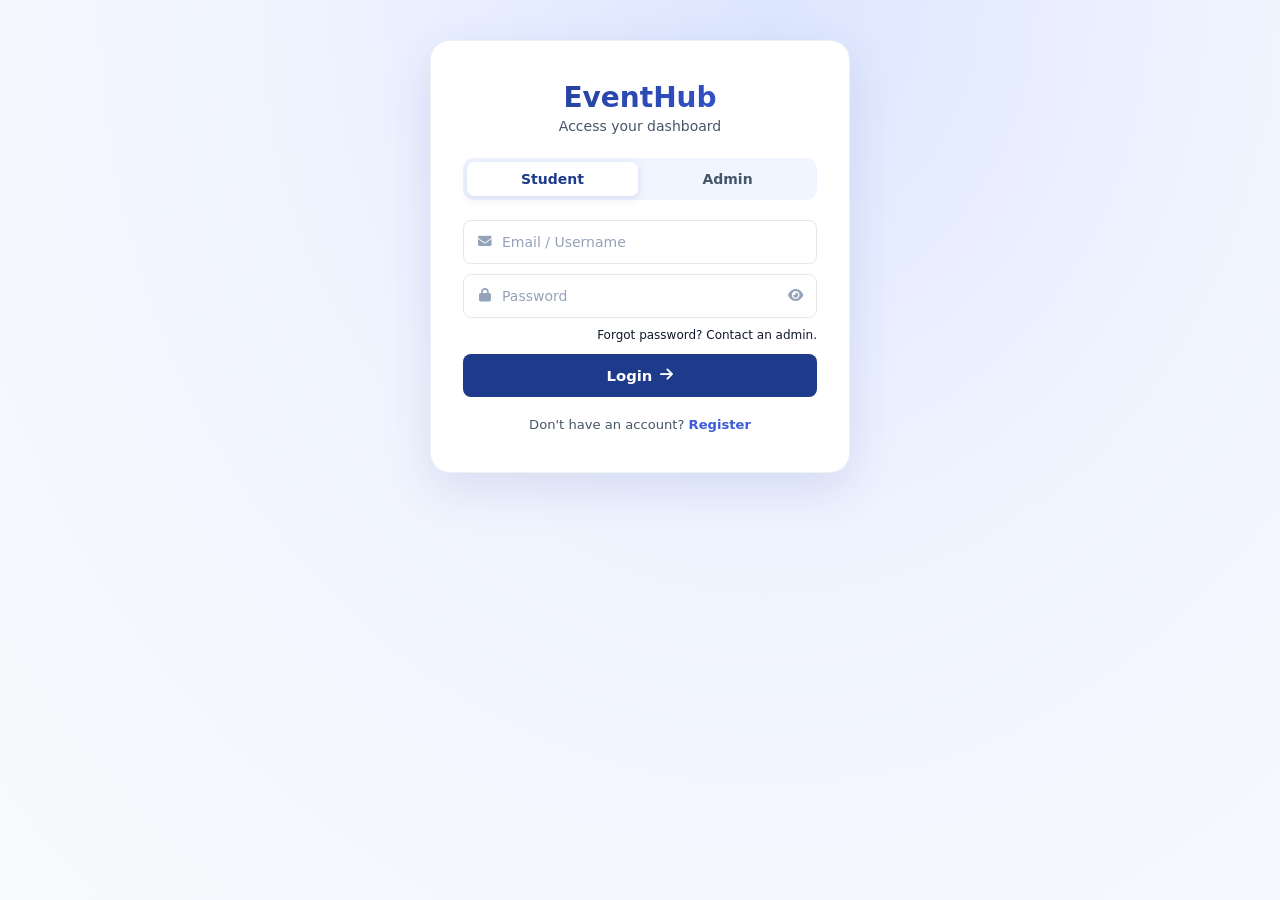
<file: asset/pages/admin.html>
<!DOCTYPE html>
<html lang="en">

<head>
    <meta charset="UTF-8">
    <meta name="viewport" content="width=device-width, initial-scale=1.0">
    <title>EventHub - College Admin Dashboard</title>
    <link rel="stylesheet" href="https://cdnjs.cloudflare.com/ajax/libs/font-awesome/6.5.0/css/all.min.css">
    <link rel="stylesheet" href="../css/college.css">

</head>

<body>

    <header class="admin-header">
        <div style="display: flex; align-items: center;">
            <span class="logo">EventHub</span>
            <span class="admin-badge">Admin Portal</span>
        </div>
        <nav>
            <ul>
                <li><button class="nav-btn active" onclick="showAdminPage('overview')"
                        id="nav-overview">Overview</button></li>
                <li><button class="nav-btn" onclick="showAdminPage('events')" id="nav-events">Manage Events</button>
                </li>
                <li><button class="nav-btn" onclick="showAdminPage('registrations')"
                        id="nav-registrations">Registrations</button></li>
                <li><button class="nav-btn" onclick="showAdminPage('venues')" id="nav-venues">Venues</button></li>
                <li><button class="nav-btn" onclick="showAdminPage('admins')" id="nav-admins">Admins</button></li>
            </ul>
        </nav>
        <div class="header-right">
            <div class="admin-info">
                <div class="admin-avatar">A</div>
                <span style="font-weight: 600;">Admin</span>
            </div>
            <a href="#" class="logout-link" onclick="showToast('Logged out successfully', 'success'); return false;"><i
                    class="fa-solid fa-sign-out-alt"></i> Logout</a>
        </div>
    </header>

    <div class="dashboard-container">
        <!-- OVERVIEW PAGE -->
        <div id="page-overview" class="admin-page active">
            <div class="stats-grid" id="statsGrid">
                <div class="stat-card">
                    <div class="stat-left">
                        <h3 id="totalEvents">0</h3>
                        <p>Total Events</p>
                    </div>
                    <div class="stat-icon"><i class="fa-regular fa-calendar"></i></div>
                </div>
                <div class="stat-card">
                    <div class="stat-left">
                        <h3 id="totalRegistrations">0</h3>
                        <p>Total Registrations</p>
                    </div>
                    <div class="stat-icon"><i class="fa-solid fa-user-check"></i></div>
                </div>
                <div class="stat-card">
                    <div class="stat-left">
                        <h3 id="upcomingEvents">0</h3>
                        <p>Upcoming Events</p>
                    </div>
                    <div class="stat-icon"><i class="fa-regular fa-clock"></i></div>
                </div>
                <div class="stat-card">
                    <div class="stat-left">
                        <h3 id="totalVenues">0</h3>
                        <p>Active Venues</p>
                    </div>
                    <div class="stat-icon"><i class="fa-solid fa-location-dot"></i></div>
                </div>
            </div>
            <div class="section-header">
                <h2>Recent Events</h2><button class="btn-outline" onclick="showAdminPage('events')">View All <i
                        class="fa-solid fa-arrow-right"></i></button>
            </div>
            <div class="data-table-wrapper">
                <table class="data-table" id="recentEventsTable">
                    <thead>
                        <tr>
                            <th>Event</th>
                            <th>Date</th>
                            <th>Category</th>
                            <th>Registrations</th>
                        </tr>
                    </thead>
                    <tbody id="recentEventsBody"></tbody>
                </table>
            </div>
        </div>

        <!-- MANAGE EVENTS PAGE -->
        <div id="page-events" class="admin-page">
            <div class="section-header">
                <h2><i class="fa-regular fa-calendar-plus"></i> All Events</h2><button class="btn-primary"
                    onclick="openEventModal()"><i class="fa-solid fa-plus"></i> Create Event</button>
            </div>
            <div class="data-table-wrapper">
                <table class="data-table">
                    <thead>
                        <tr>
                            <th>Title</th>
                            <th>Date</th>
                            <th>Time</th>
                            <th>Venue</th>
                            <th>Category</th>
                            <th>Capacity</th>
                            <th>Registered</th>
                            <th>Actions</th>
                        </tr>
                    </thead>
                    <tbody id="eventsTableBody"></tbody>
                </table>
            </div>
        </div>

        <!-- REGISTRATIONS PAGE -->
        <div id="page-registrations" class="admin-page">
            <div class="section-header">
                <h2><i class="fa-solid fa-list-check"></i> Student Registrations</h2>
                <div><input type="text" id="searchReg" placeholder="Search by student or event..."
                        style="padding: 8px 14px; border: 1px solid var(--border); border-radius: 8px; width: 240px;">
                </div>
            </div>
            <div class="data-table-wrapper">
                <table class="data-table">
                    <thead>
                        <tr>
                            <th>Student</th>
                            <th>Event</th>
                            <th>Registration Date</th>
                            <th>Status</th>
                            <th>Action</th>
                        </tr>
                    </thead>
                    <tbody id="registrationsTableBody"></tbody>
                </table>
            </div>
        </div>

        <!-- VENUES PAGE -->
        <div id="page-venues" class="admin-page">
            <div class="section-header">
                <h2><i class="fa-solid fa-building"></i> Campus Venues</h2><button class="btn-primary"
                    onclick="openVenueModal()"><i class="fa-solid fa-plus"></i> Add Venue</button>
            </div>
            <div class="data-table-wrapper">
                <table class="data-table">
                    <thead>
                        <tr>
                            <th>Venue Name</th>
                            <th>Capacity</th>
                            <th>Location</th>
                            <th>Facilities</th>
                            <th>Actions</th>
                        </tr>
                    </thead>
                    <tbody id="venuesTableBody"></tbody>
                </table>
            </div>
        </div>

        <!-- ADMINS PAGE -->
        <div id="page-admins" class="admin-page">
            <div class="section-header">
                <h2><i class="fa-solid fa-user-shield"></i> Admin Users</h2>
            </div>
            <div class="data-table-wrapper" style="margin-bottom:24px;">
                <table class="data-table">
                    <thead>
                        <tr>
                            <th>Name</th>
                            <th>Username</th>
                            <th>Department</th>
                            <th>Contact</th>
                            <th>Created</th>
                        </tr>
                    </thead>
                    <tbody id="adminsTableBody"></tbody>
                </table>
            </div>
            <div class="data-table-wrapper">
                <form id="adminForm" style="padding:24px;">
                    <div class="form-row">
                        <div class="form-group"><label>Full Name</label><input type="text" id="adminName" required></div>
                        <div class="form-group"><label>Username</label><input type="text" id="adminUsername" required></div>
                    </div>
                    <div class="form-row">
                        <div class="form-group"><label>Password</label><input type="password" id="adminPassword" required minlength="8"></div>
                        <div class="form-group"><label>Admin Code</label><input type="text" id="adminCode" placeholder="Optional"></div>
                    </div>
                    <div class="form-row">
                        <div class="form-group"><label>Department</label><input type="text" id="adminDepartment"></div>
                        <div class="form-group"><label>Contact</label><input type="text" id="adminContact"></div>
                    </div>
                    <div class="form-group"><label>Office Location</label><input type="text" id="adminOfficeLocation"></div>
                    <div class="modal-actions"><button type="submit" class="btn-primary"><i class="fa-solid fa-user-plus"></i> Create Admin</button></div>
                </form>
            </div>
        </div>
    </div>

    <footer>
        <div class="footer-wrapper">
            <div><span class="logo" style="font-size:1rem;">EventHub Admin</span>
                <p style="color:var(--text-mid); font-size:0.8rem; margin-top:8px;">College Event Management System</p>
            </div>
            <div>
                <ul style="list-style:none;">
                    <li>Dashboard</li>
                    <li>Events</li>
                    <li>Reports</li>
                </ul>
            </div>
            <div>
                <ul style="list-style:none;">
                    <li>Support</li>
                    <li>Privacy</li>
                </ul>
            </div>
            <div><span>© 2026 EventHub</span></div>
        </div>
        <div class="footer-bottom">
            <p>Admin Dashboard — Manage college events seamlessly</p>
        </div>
    </footer>

    <div id="eventModal" class="modal-overlay">
        <div class="modal">
            <div class="modal-header">
                <h3>Create / Edit Event</h3><button class="modal-close" onclick="closeEventModal()"><i
                        class="fa-solid fa-times"></i></button>
            </div>
            <form id="eventForm"><input type="hidden" id="eventId">
                <div class="form-group"><label>Event Title</label><input type="text" id="eventTitle" required></div>
                <div class="form-row">
                    <div class="form-group"><label>Date</label><input type="date" id="eventDate" required></div>
                    <div class="form-group"><label>Time</label><input type="text" id="eventTime" placeholder="10:00 AM"
                            required></div>
                </div>
                <div class="form-group"><label>Venue</label><input type="text" id="eventVenue" required></div>
                <div class="form-row">
                    <div class="form-group"><label>Category</label><select id="eventCategory">
                            <option>Tech</option>
                            <option>Cultural</option>
                            <option>Workshop</option>
                            <option>Sports</option>
                            <option>Academic</option>
                        </select></div>
                    <div class="form-group"><label>Capacity</label><input type="number" id="eventCapacity" value="100"
                            required></div>
                </div>
                <div class="form-group"><label>Description</label><textarea id="eventDesc" rows="3"
                        placeholder="Event description..."></textarea></div>
                <div class="form-group">
                    <label>Event Image</label>
                    <div class="image-upload-area" id="imageUploadArea" onclick="document.getElementById('eventImage').click()">
                        <input type="file" id="eventImage" accept="image/*" style="display:none;" onchange="handleImageUpload(event)">
                        <div class="image-upload-placeholder" id="imageUploadPlaceholder">
                            <i class="fa-solid fa-cloud-arrow-up"></i>
                            <span>Click to upload image</span>
                            <p>PNG, JPG, WEBP up to 5MB</p>
                        </div>
                        <img id="imagePreview" class="image-preview" src="" alt="Preview" style="display:none;">
                    </div>
                    <button type="button" class="btn-remove-image" id="removeImageBtn" onclick="removeImage()" style="display:none;">
                        <i class="fa-solid fa-times"></i> Remove image
                    </button>
                </div>
                <div class="modal-actions"><button type="button" class="btn-outline"
                        onclick="closeEventModal()">Cancel</button><button type="submit" class="btn-primary">Save
                        Event</button></div>
            </form>
        </div>
    </div>

    <div id="venueModal" class="modal-overlay">
        <div class="modal">
            <div class="modal-header">
                <h3>Add / Edit Venue</h3><button class="modal-close" onclick="closeVenueModal()"><i
                        class="fa-solid fa-times"></i></button>
            </div>
            <form id="venueForm"><input type="hidden" id="venueId">
                <div class="form-group"><label>Venue Name</label><input type="text" id="venueName" required></div>
                <div class="form-group"><label>Capacity</label><input type="number" id="venueCapacity" required></div>
                <div class="form-group"><label>Location</label><input type="text" id="venueLocation" required></div>
                <div class="form-group"><label>Facilities</label><input type="text" id="venueFacilities"
                        placeholder="Projector, AC, etc"></div>
                <div class="modal-actions"><button type="button" class="btn-outline"
                        onclick="closeVenueModal()">Cancel</button><button type="submit" class="btn-primary">Save
                        Venue</button></div>
            </form>
        </div>
    </div>

    <div id="toast" class="toast"></div>

</body>
<script src="../js/college.js"></script>
</html>
</file>
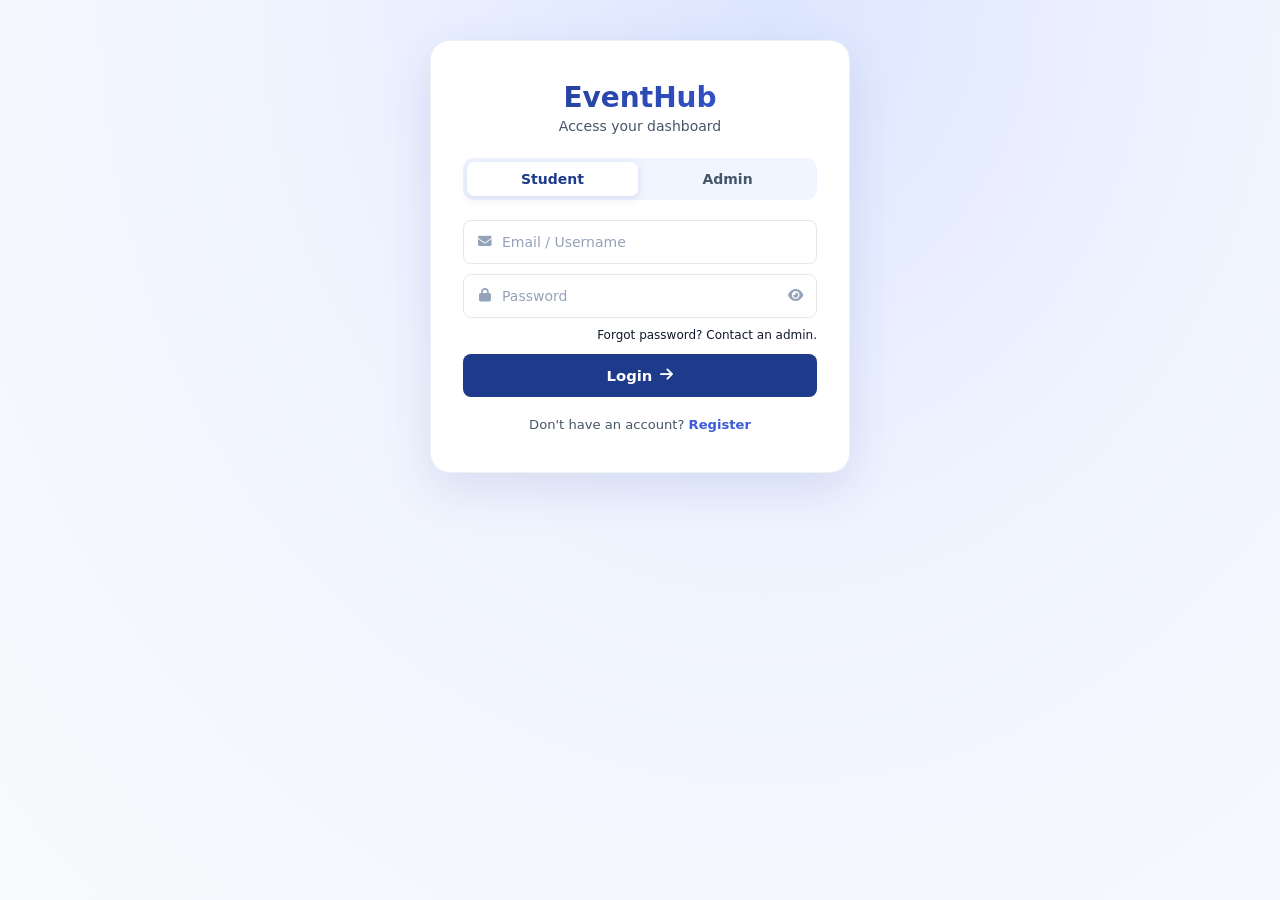
<file: asset/pages/login.html>
<!DOCTYPE html>
<html lang="en">
<head>
    <meta charset="UTF-8">
    <meta name="viewport" content="width=device-width, initial-scale=1.0">
    <title>Login — EventHub</title>
    <link rel="stylesheet" href="../css/sign.css">
    <link rel="stylesheet" href="https://cdnjs.cloudflare.com/ajax/libs/font-awesome/6.5.1/css/all.min.css">
</head>
<body class="login-bg">

<div class="login-container">

    <h2 class="logo">EventHub</h2>
    <p class="subtitle">Access your dashboard</p>

    <!-- ROLE SWITCH -->
    <div class="role-switch">
        <button class="active" type="button" onclick="setRole('user', this)">Student</button>
        <button type="button" onclick="setRole('admin', this)">Admin</button>
    </div>

    <!-- ERROR BANNER -->
    <div class="auth-error" id="authError"></div>

    <!-- LOGIN FORM -->
    <form id="loginForm" novalidate>
        <input type="hidden" name="action" value="login">
        <input type="hidden" name="role"   id="role" value="user">

        <div class="input-box">
            <i class="fa fa-envelope"></i>
            <input type="email" name="email" id="email" placeholder="Email / Username" required autocomplete="username">
        </div>

        <div class="input-box" style="margin-top:10px;">
            <i class="fa fa-lock"></i>
            <input type="password" name="password" id="password" placeholder="Password" required autocomplete="current-password">
            <i class="fa fa-eye toggle-pw" id="togglePw" onclick="togglePassword('password','togglePw')"></i>
        </div>

        <div class="forgot">
            <span>Forgot password? Contact an admin.</span>
        </div>

        <button class="login-btn" type="submit" id="loginBtn">
            <span id="loginLabel">Login</span>
            <i class="fa fa-arrow-right" id="loginIcon"></i>
            <span class="spinner" id="loginSpinner" style="display:none;"></span>
        </button>
    </form>

    <p class="register-text">
        Don't have an account? <a href="sign.html">Register</a>
    </p>

</div>

<script>
    function setRole(role, btn) {
        document.getElementById('role').value = role;
        document.querySelectorAll('.role-switch button').forEach(b => b.classList.remove('active'));
        btn.classList.add('active');
        document.getElementById('email').placeholder = role === 'admin' ? 'Admin Username' : 'Email Address';
    }

    function togglePassword(inputId, iconId) {
        const input = document.getElementById(inputId);
        const icon  = document.getElementById(iconId);
        const show  = input.type === 'password';
        input.type  = show ? 'text' : 'password';
        icon.className = 'fa toggle-pw ' + (show ? 'fa-eye-slash' : 'fa-eye');
    }

    function showError(msg) {
        const el = document.getElementById('authError');
        el.textContent = msg;
        el.style.display = msg ? 'block' : 'none';
    }

    function setLoading(loading) {
        document.getElementById('loginBtn').disabled    = loading;
        document.getElementById('loginLabel').style.display  = loading ? 'none' : 'inline';
        document.getElementById('loginIcon').style.display   = loading ? 'none' : 'inline';
        document.getElementById('loginSpinner').style.display = loading ? 'inline-block' : 'none';
    }

    document.getElementById('loginForm').addEventListener('submit', async function(e) {
        e.preventDefault();
        showError('');
        setLoading(true);

        try {
            const data = new FormData(this);
            const res  = await fetch('../php/auth.php', { method: 'POST', body: data });
            const json = await res.json();

            if (json.success) {
                window.location.href = json.redirect ?? 'index.html';
            } else {
                showError(json.message);
                setLoading(false);
            }
        } catch (err) {
            showError('Something went wrong. Please try again.');
            setLoading(false);
        }
    });
</script>

</body>
</html>
</file>
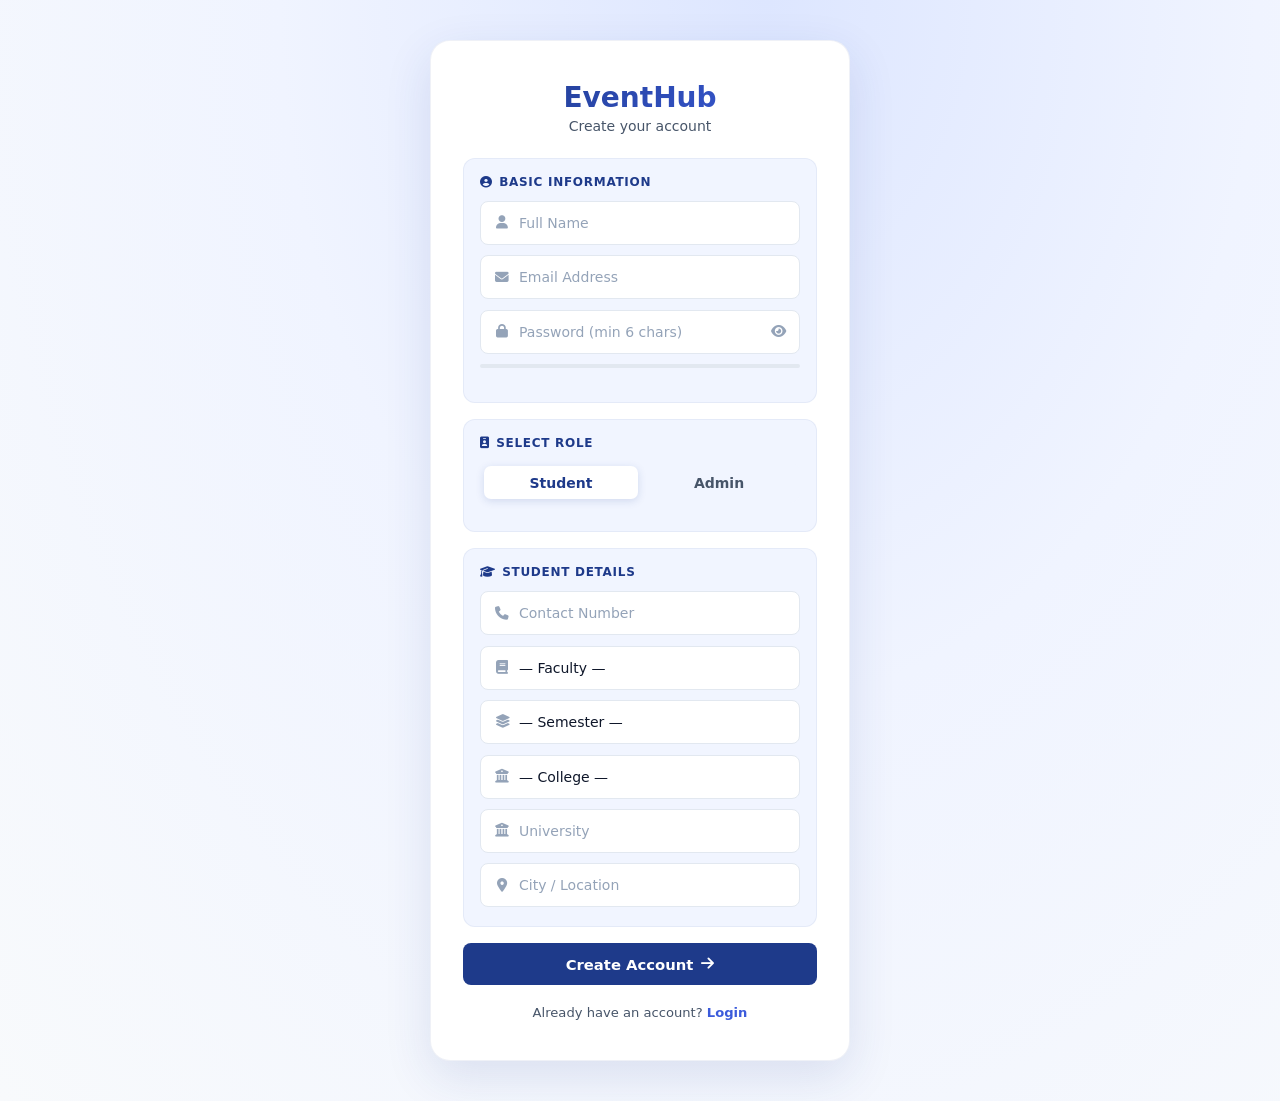
<file: asset/pages/sign.html>
<!DOCTYPE html>
<html lang="en">
<head>
    <meta charset="UTF-8">
    <meta name="viewport" content="width=device-width, initial-scale=1.0">
    <title>Create Account — EventHub</title>
    <link rel="stylesheet" href="../css/sign.css">
    <link rel="stylesheet" href="https://cdnjs.cloudflare.com/ajax/libs/font-awesome/6.5.1/css/all.min.css">
</head>

<body class="login-bg">

<div class="register-container">

    <h2 class="logo">EventHub</h2>
    <p class="subtitle">Create your account</p>

    <!-- ERROR / SUCCESS BANNER -->
    <div class="auth-error"   id="authError"   style="display:none;"></div>
    <div class="auth-success" id="authSuccess" style="display:none;"></div>

    <form id="signupForm" novalidate>
        <input type="hidden" name="action" value="signup">
        <input type="hidden" name="role"   id="roleHidden" value="user">

        <!-- ── BASIC INFO ───────────────────────── -->
        <div class="form-section">
            <p class="section-title"><i class="fa fa-user-circle"></i> Basic Information</p>

            <div class="input-box">
                <i class="fa fa-user"></i>
                <input type="text" name="name" id="name" placeholder="Full Name" required>
            </div>

            <div class="input-box">
                <i class="fa fa-envelope"></i>
                <input type="email" name="email" id="email" placeholder="Email Address" required autocomplete="username">
            </div>

            <div class="input-box">
                <i class="fa fa-lock"></i>
                <input type="password" name="password" id="password" placeholder="Password (min 6 chars)" required autocomplete="new-password">
                <i class="fa fa-eye toggle-pw" id="togglePw" onclick="togglePassword('password','togglePw')"></i>
            </div>

            <!-- Password strength bar -->
            <div class="pw-strength-bar" id="pwStrengthBar">
                <div class="pw-strength-fill" id="pwStrengthFill"></div>
            </div>
            <p class="pw-strength-label" id="pwStrengthLabel"></p>
        </div>

        <!-- ── ROLE SELECTOR ───────────────────── -->
        <div class="form-section">
            <p class="section-title"><i class="fa fa-id-badge"></i> Select Role</p>
            <div class="role-switch">
                <button type="button" class="active" onclick="setRole('user', this)">Student</button>
                <button type="button" onclick="setRole('admin', this)">Admin</button>
            </div>
        </div>

        <!-- ── STUDENT FIELDS ──────────────────── -->
        <div id="studentFields" class="role-fields" style="display:block;">
            <div class="form-section">
                <p class="section-title"><i class="fa fa-graduation-cap"></i> Student Details</p>

                <div class="input-box">
                    <i class="fa fa-phone"></i>
                    <input type="tel" name="contact" id="contact" placeholder="Contact Number">
                </div>

                <div class="select-box">
                    <i class="fa fa-book"></i>
                    <select name="faculty" id="faculty">
                        <option value="">— Faculty —</option>
                        <option value="civil">Civil Engineering</option>
                        <option value="computer">Computer Engineering</option>
                        <option value="electrical">Electrical Engineering</option>
                        <option value="architecture">Architecture</option>
                        <option value="other">Other</option>
                    </select>
                </div>

                <div class="select-box">
                    <i class="fa fa-layer-group"></i>
                    <select name="semester" id="semester">
                        <option value="">— Semester —</option>
                        <option value="i">I</option>
                        <option value="ii">II</option>
                        <option value="iii">III</option>
                        <option value="iv">IV</option>
                        <option value="v">V</option>
                        <option value="vi">VI</option>
                        <option value="vii">VII</option>
                        <option value="viii">VIII</option>
                    </select>
                </div>

                <div class="select-box">
                    <i class="fa fa-building-columns"></i>
                    <select name="college" id="college">
                        <option value="">— College —</option>
                        <option value="kantipur">Kantipur City College</option>
                        <option value="pulchowk">Pulchowk Campus</option>
                        <option value="thapathali">Thapathali Campus</option>
                        <option value="other">Other</option>
                    </select>
                </div>

                <div class="input-box">
                    <i class="fa fa-university"></i>
                    <input type="text" name="university" id="university" placeholder="University">
                </div>

                <div class="input-box">
                    <i class="fa fa-location-dot"></i>
                    <input type="text" name="location" id="location" placeholder="City / Location">
                </div>
            </div>
        </div>

        <!-- ── ADMIN FIELDS ───────────────────── -->
        <div id="adminFields" class="role-fields" style="display:none;">
            <div class="form-section">
                <p class="section-title"><i class="fa fa-shield-halved"></i> Admin Details</p>

                <div class="input-box">
                    <i class="fa fa-id-card"></i>
                    <input type="text" name="adminID" id="adminID" placeholder="Admin signup code">
                </div>

                <div class="input-box">
                    <i class="fa fa-building"></i>
                    <input type="text" name="adminDept" id="adminDept" placeholder="Department">
                </div>

                <div class="input-box">
                    <i class="fa fa-phone"></i>
                    <input type="tel" name="adminContact" id="adminContact" placeholder="Contact Number">
                </div>

                <div class="input-box">
                    <i class="fa fa-location-dot"></i>
                    <input type="text" name="officeLocation" id="officeLocation" placeholder="Office Location">
                </div>
            </div>
        </div>

        <button class="login-btn" type="submit" id="signupBtn">
            <span id="signupLabel">Create Account</span>
            <i class="fa fa-arrow-right" id="signupIcon"></i>
            <span class="spinner" id="signupSpinner" style="display:none;"></span>
        </button>

        <p class="register-text">
            Already have an account? <a href="login.html">Login</a>
        </p>
    </form>

</div>

<script>
    let csrfToken = '';

    async function loadCsrfToken() {
        try {
            const res = await fetch('../php/auth.php?action=csrf');
            const json = await res.json();
            csrfToken = json.csrf_token || '';
        } catch (error) {
            csrfToken = '';
        }
    }

    function setRole(role, btn) {
        document.getElementById('roleHidden').value = role;
        document.querySelectorAll('.role-switch button').forEach(b => b.classList.remove('active'));
        btn.classList.add('active');
        document.getElementById('studentFields').style.display = role === 'user'  ? 'block' : 'none';
        document.getElementById('adminFields').style.display   = role === 'admin' ? 'block' : 'none';
    }

    function togglePassword(inputId, iconId) {
        const input = document.getElementById(inputId);
        const icon  = document.getElementById(iconId);
        const show  = input.type === 'password';
        input.type  = show ? 'text' : 'password';
        icon.className = 'fa toggle-pw ' + (show ? 'fa-eye-slash' : 'fa-eye');
    }

    // Password strength meter
    document.getElementById('password').addEventListener('input', function() {
        const val = this.value;
        const fill  = document.getElementById('pwStrengthFill');
        const label = document.getElementById('pwStrengthLabel');
        let score = 0;
        if (val.length >= 6)  score++;
        if (val.length >= 10) score++;
        if (/[A-Z]/.test(val)) score++;
        if (/[0-9]/.test(val)) score++;
        if (/[^A-Za-z0-9]/.test(val)) score++;

        const levels = [
            { pct: '0%',   color: 'transparent', text: '' },
            { pct: '25%',  color: '#ef4444',      text: 'Weak' },
            { pct: '50%',  color: '#f59e0b',      text: 'Fair' },
            { pct: '75%',  color: '#3b82f6',      text: 'Good' },
            { pct: '100%', color: '#10b981',      text: 'Strong' },
        ];
        const level = levels[Math.min(score, 4)];
        fill.style.width      = level.pct;
        fill.style.background = level.color;
        label.textContent     = level.text;
        label.style.color     = level.color;
    });

    function showBanner(type, msg) {
        const el = document.getElementById(type === 'error' ? 'authError' : 'authSuccess');
        const hide = document.getElementById(type === 'error' ? 'authSuccess' : 'authError');
        hide.style.display = 'none';
        el.textContent = msg;
        el.style.display = msg ? 'block' : 'none';
        if (msg) el.scrollIntoView({ behavior: 'smooth', block: 'nearest' });
    }

    function setLoading(loading) {
        document.getElementById('signupBtn').disabled        = loading;
        document.getElementById('signupLabel').style.display  = loading ? 'none' : 'inline';
        document.getElementById('signupIcon').style.display   = loading ? 'none' : 'inline';
        document.getElementById('signupSpinner').style.display = loading ? 'inline-block' : 'none';
    }

    document.getElementById('signupForm').addEventListener('submit', async function(e) {
        e.preventDefault();
        showBanner('error', '');
        showBanner('success', '');
        setLoading(true);

        try {
            const data = new FormData(this);
            data.append('csrf_token', csrfToken);
            const res  = await fetch('../php/auth.php', { method: 'POST', body: data });
            const json = await res.json();

            if (json.success) {
                showBanner('success', json.message + ' Redirecting to login…');
                setTimeout(() => { window.location.href = 'login.html'; }, 1800);
            } else {
                showBanner('error', json.message);
                setLoading(false);
            }
        } catch (err) {
            showBanner('error', 'Something went wrong. Please try again.');
            setLoading(false);
        }
    });

    loadCsrfToken();
</script>

</body>
</html>
</file>
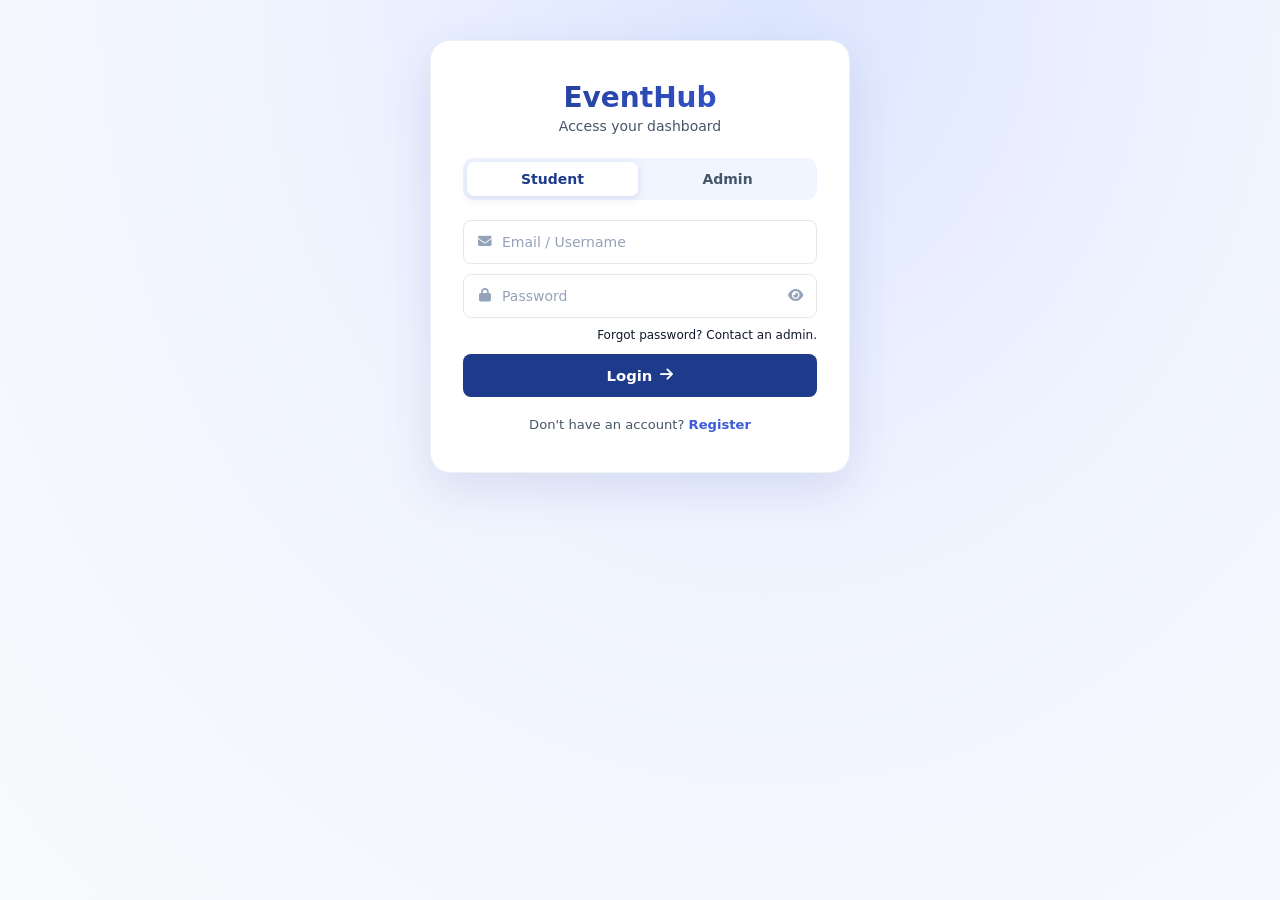
<file: asset/pages/student.html>
<!DOCTYPE html>
<html lang="en">

<head>
  <meta charset="UTF-8">
  <meta name="viewport" content="width=device-width, initial-scale=1.0">
  <title>Eventhub - Student Portal</title>
  <link rel="stylesheet" href="../css/stshome.css">
  <link rel="stylesheet" href="https://cdnjs.cloudflare.com/ajax/libs/font-awesome/6.5.0/css/all.min.css">
</head>

<body>

  <!-- HEADER -->
  <header>
    <span>Eventhub</span>
    <nav>
      <ul>
        <li><button onclick="student_page('home')" id="btn-home" class="active">Home</button></li>
        <li><button onclick="student_page('events')" id="btn-events">Events</button></li>
        <li><button onclick="student_page('registered')" id="btn-registered">Registered</button></li>
        <li><button onclick="student_page('profile')" id="btn-profile">Profile</button></li>
      </ul>
    </nav>
    <div>
      <div class="header-search">
        <i class="fa-solid fa-magnifying-glass"></i>
        <input type="text" placeholder="Search events...">
      </div>
      <a href="#" id="studentLogout">Logout</a>
    </div>
  </header>


  <!-- HOME PAGE -->
  <div class="sts-hero" id="page-home">

    <!-- Intro -->
    <div class="sts-intro">
      <div class="sts-intro-text">
        <span>Welcome, Student</span>
        <p>Check upcoming events and manage your registrations.</p>
      </div>
      <button class="btn-explore-all" onclick="student_page('events')">Explore All Events</button>
    </div>

    <!-- Stats -->
    <div class="sts-stats">
      <div class="sts-event-card">
        <div class="sts-event-card-icon blue">
          <i class="fa-regular fa-calendar"></i>
        </div>
        <div class="sts-event-intro">
          <span>Events Available</span>
          <span>24</span>
        </div>
      </div>
      <div class="sts-event-card">
        <div class="sts-event-card-icon teal">
          <i class="fa-solid fa-user-check"></i>
        </div>
        <div class="sts-event-intro">
          <span>Events Registered</span>
          <span>08</span>
        </div>
      </div>
      <div class="sts-event-card">
        <div class="sts-event-card-icon amber">
          <i class="fa-solid fa-shield-check"></i>
        </div>
        <div class="sts-event-intro">
          <span>Events Attended</span>
          <span>12</span>
        </div>
      </div>
    </div>

    <!-- Upcoming Events -->
    <div class="sts-section-header">
      <h2>Upcoming Events</h2>
      <a href="#" onclick="student_page('events'); return false;">View Schedule <i class="fa-solid fa-arrow-right"></i></a>
    </div>

    <div class="sts-upcoming-events">

      <div class="sts-upcoming-event-card">
        <div class="sts-card-img-wrap">
          <img src="https://images.unsplash.com/photo-1677442135703-1787eea5ce01?w=600&auto=format&fit=crop" alt="Future of AI: Student Summit 2024">
          <span class="sts-card-badge tech">Tech</span>
        </div>
        <div class="sts-upcoming-event-intro">
          <div class="sts-upcomming-wrapper">
            <span class="ev-name">Future of AI: Student Summit 2024</span>
            <div class="ev-meta">
              <i class="fa-regular fa-calendar"></i>
              <span>Oct 24</span>
              <span class="ev-sep">•</span>
              <span>10:00 AM</span>
            </div>
            <div class="ev-meta">
              <i class="fa-solid fa-location-dot"></i>
              <span>Main Auditorium, Hall A</span>
            </div>
            <p class="ev-desc">Join industry leaders as we explore the transformative power of generative AI in modern applications and research.</p>
          </div>
          <button class="btn-register" onclick="showToast('Registered for Future of AI Summit!', 'success')">Register Now</button>
        </div>
      </div>

      <div class="sts-upcoming-event-card">
        <div class="sts-card-img-wrap">
          <img src="https://images.unsplash.com/photo-1514320291840-2e0a9bf2a9ae?w=600&auto=format&fit=crop" alt="Global Rhythm: Annual Music Fest">
          <span class="sts-card-badge cultural">Cultural</span>
        </div>
        <div class="sts-upcoming-event-intro">
          <div class="sts-upcomming-wrapper">
            <span class="ev-name">Global Rhythm: Annual Music Fest</span>
            <div class="ev-meta">
              <i class="fa-regular fa-calendar"></i>
              <span>Nov 02</span>
              <span class="ev-sep">•</span>
              <span>5:30 PM</span>
            </div>
            <div class="ev-meta">
              <i class="fa-solid fa-location-dot"></i>
              <span>Campus Open Grounds</span>
            </div>
            <p class="ev-desc">A night of diverse musical performances from across the globe, featuring student bands and local artists.</p>
          </div>
          <button class="btn-register" onclick="showToast('Registered for Global Rhythm Fest!', 'success')">Register Now</button>
        </div>
      </div>

      <div class="sts-upcoming-event-card">
        <div class="sts-card-img-wrap">
          <img src="https://images.unsplash.com/photo-1542744173-8e7e53415bb0?w=600&auto=format&fit=crop" alt="UX Design: From Zero to Hero">
          <span class="sts-card-badge workshop">Workshop</span>
        </div>
        <div class="sts-upcoming-event-intro">
          <div class="sts-upcomming-wrapper">
            <span class="ev-name">UX Design: From Zero to Hero</span>
            <div class="ev-meta">
              <i class="fa-regular fa-calendar"></i>
              <span>Oct 28</span>
              <span class="ev-sep">•</span>
              <span>2:00 PM</span>
            </div>
            <div class="ev-meta">
              <i class="fa-solid fa-location-dot"></i>
              <span>Design Lab, 3rd Floor</span>
            </div>
            <p class="ev-desc">A hands-on intensive workshop focusing on user research, wireframing, and creating high-fidelity prototypes.</p>
          </div>
          <button class="btn-register" onclick="showToast('Registered for UX Design Workshop!', 'success')">Register Now</button>
        </div>
      </div>

    </div>
  </div>


  <!-- REGISTERED PAGE -->
  <div class="register" id="page-registered">

    <div class="register-intro">
      <span>Student Portal</span>
      <span>My Registered Events</span>
      <p>Manage your upcoming schedule, view details, or modify your attendance.</p>
    </div>

    <div class="register-card-wrapepr">

      <div class="regsiter-card-wrapper-aaside">
        <div class="aside-card">
          <div class="card-1">
            <span>Total Registrations</span>
            <span>03</span>
          </div>
          <div class="card-1">
            <span>Upcoming Events</span>
            <span>02</span>
          </div>
          <div class="card-3">
            <span>Calendar View <i class="fa-regular fa-calendar"></i></span>
          </div>
        </div>

        <div class="register-wrapper-aaside-card-2">
          <span>Career Fair 2024</span>
          <p>Don't forget — registration closes in 2 days.</p>
          <button onclick="showToast('Opening Career Fair details...', 'success')">Explore</button>
        </div>
      </div>

      <div class="register-card-main">

        <div class="register-card">
          <div class="register-card-img">
            <img src="https://images.unsplash.com/photo-1677442135703-1787eea5ce01?w=400&auto=format&fit=crop" alt="Future of AI Summit">
          </div>
          <div class="register-card-intro">
            <span><span>Future of AI: Student Summit 2024</span></span>
            <span><i class="fa-regular fa-calendar"></i><span>Oct 24, 2024</span></span>
            <span><i class="fa-regular fa-clock"></i><span>10:00 AM</span></span>
            <span><i class="fa-solid fa-location-dot"></i><span>Main Auditorium, Hall A</span></span>
            <span><i class="fa-regular fa-file-lines"></i><span>Generative AI, research talks, live demos</span></span>
          </div>
          <div class="register-card-button">
            <button class="register-card-button-1">View Details</button>
            <button class="register-card-button-2" onclick="showToast('Registration cancelled.', 'error')">Cancel Registration</button>
          </div>
        </div>

        <div class="register-card">
          <div class="register-card-img">
            <img src="https://images.unsplash.com/photo-1514320291840-2e0a9bf2a9ae?w=400&auto=format&fit=crop" alt="Global Rhythm Fest">
          </div>
          <div class="register-card-intro">
            <span><span>Global Rhythm: Annual Music Fest</span></span>
            <span><i class="fa-regular fa-calendar"></i><span>Nov 02, 2024</span></span>
            <span><i class="fa-regular fa-clock"></i><span>5:30 PM</span></span>
            <span><i class="fa-solid fa-location-dot"></i><span>Campus Open Grounds</span></span>
            <span><i class="fa-regular fa-file-lines"></i><span>Live music, student bands, cultural performances</span></span>
          </div>
          <div class="register-card-button">
            <button class="register-card-button-1">View Details</button>
            <button class="register-card-button-2" onclick="showToast('Registration cancelled.', 'error')">Cancel Registration</button>
          </div>
        </div>

        <div class="register-card">
          <div class="register-card-img">
            <img src="https://images.unsplash.com/photo-1542744173-8e7e53415bb0?w=400&auto=format&fit=crop" alt="UX Workshop">
          </div>
          <div class="register-card-intro">
            <span><span>UX Design: From Zero to Hero</span></span>
            <span><i class="fa-regular fa-calendar"></i><span>Oct 28, 2024</span></span>
            <span><i class="fa-regular fa-clock"></i><span>2:00 PM</span></span>
            <span><i class="fa-solid fa-location-dot"></i><span>Design Lab, 3rd Floor</span></span>
            <span><i class="fa-regular fa-file-lines"></i><span>Wireframing, prototyping, Figma hands-on</span></span>
          </div>
          <div class="register-card-button">
            <button class="register-card-button-1">View Details</button>
            <button class="register-card-button-2" onclick="showToast('Registration cancelled.', 'error')">Cancel Registration</button>
          </div>
        </div>

      </div>
    </div>
  </div>


  <!-- PROFILE PAGE -->
  <div class="student-profile" id="page-profile">

    <div class="profile-intro">
      <span>Student Profile</span>
      <p>Manage your profile and settings</p>
    </div>

    <div class="profile-main">

      <div class="profile-aside">
        <div class="sts-profile">
          <div class="sts-profile-img">
            <img id="studentProfileImage" src="https://ui-avatars.com/api/?name=Student&background=24389c&color=fff" alt="Profile">
            <input type="file" id="profileImageInput" accept="image/*" style="display:none;">
            <button class="profile-img-edit" type="button" id="profileImageButton" title="Change profile picture">
              <i class="fa-solid fa-camera"></i>
            </button>
          </div>
          <button class="profile-photo-action" type="button" id="profileImageTextButton">Change photo</button>
          <div class="sts-profile-intro">
            <span>Student</span>
            <span>Student</span>
          </div>
          <div class="sts-profile-status">
            <i class="fa-solid fa-circle-check"></i>
            <span>Verified</span>
          </div>
        </div>
      </div>

      <div class="profile-info-grid">
        <div class="profile-info-field">
          <label>Full Name</label>
          <p>Student</p>
        </div>
        <div class="profile-info-field">
          <label>Email Address</label>
          <p>gaurab@university.edu</p>
        </div>
        <div class="profile-info-field">
          <label>Department</label>
          <p>Computer Science &amp; Engineering</p>
        </div>
        <div class="profile-info-field">
          <label>Roll Number</label>
          <p>CSE-2021-042</p>
        </div>
        <div class="profile-info-field">
          <label>Current Semester</label>
          <p>6th Semester</p>
        </div>
        <div class="profile-info-field">
          <label>Campus Location</label>
          <p>Main Block, Building A</p>
        </div>
      </div>

      <form id="passwordForm" class="profile-password-form">
        <h4>Change Password</h4>
        <div class="password-form-grid">
          <input type="password" id="currentPassword" placeholder="Current password" autocomplete="current-password" required>
          <input type="password" id="newPassword" placeholder="New password" autocomplete="new-password" minlength="8" required>
          <button type="submit">Update Password</button>
        </div>
      </form>

      <div class="profile-activity">
        <h4>Recent Activity</h4>
        <div class="profile-activity-cards">
          <div class="activity-card">
            <div class="activity-card-icon">
              <i class="fa-regular fa-calendar-check"></i>
            </div>
            <div>
              <p>Events Joined</p>
              <p>12</p>
            </div>
          </div>
          <div class="activity-card">
            <div class="activity-card-icon tertiary">
              <i class="fa-solid fa-trophy"></i>
            </div>
            <div>
              <p>Certificates</p>
              <p>08</p>
            </div>
          </div>
        </div>
      </div>

    </div>
  </div>


  <!-- EVENTS BROWSE PAGE -->
  <div class="sts-events-page" id="page-events">

    <div class="sts-events-page-header">
      <h1>All Events</h1>
      <p>Browse and register for events happening across campus</p>
    </div>

    <div class="sts-events-grid">

      <div class="sts-upcoming-event-card">
        <div class="sts-card-img-wrap">
          <img src="https://images.unsplash.com/photo-1677442135703-1787eea5ce01?w=600&auto=format&fit=crop" alt="AI Summit">
          <span class="sts-card-badge tech">Tech</span>
        </div>
        <div class="sts-upcoming-event-intro">
          <div class="sts-upcomming-wrapper">
            <span class="ev-name">Future of AI: Student Summit 2024</span>
            <div class="ev-meta"><i class="fa-regular fa-calendar"></i><span>Oct 24</span><span class="ev-sep">•</span><span>10:00 AM</span></div>
            <div class="ev-meta"><i class="fa-solid fa-location-dot"></i><span>Main Auditorium, Hall A</span></div>
            <p class="ev-desc">Join industry leaders as we explore the transformative power of generative AI in modern applications and research.</p>
          </div>
          <button class="btn-register" onclick="showToast('Registered for Future of AI Summit!', 'success')">Register Now</button>
        </div>
      </div>

      <div class="sts-upcoming-event-card">
        <div class="sts-card-img-wrap">
          <img src="https://images.unsplash.com/photo-1514320291840-2e0a9bf2a9ae?w=600&auto=format&fit=crop" alt="Music Fest">
          <span class="sts-card-badge cultural">Cultural</span>
        </div>
        <div class="sts-upcoming-event-intro">
          <div class="sts-upcomming-wrapper">
            <span class="ev-name">Global Rhythm: Annual Music Fest</span>
            <div class="ev-meta"><i class="fa-regular fa-calendar"></i><span>Nov 02</span><span class="ev-sep">•</span><span>5:30 PM</span></div>
            <div class="ev-meta"><i class="fa-solid fa-location-dot"></i><span>Campus Open Grounds</span></div>
            <p class="ev-desc">A night of diverse musical performances from across the globe, featuring student bands and local artists.</p>
          </div>
          <button class="btn-register" onclick="showToast('Registered for Global Rhythm Fest!', 'success')">Register Now</button>
        </div>
      </div>

      <div class="sts-upcoming-event-card">
        <div class="sts-card-img-wrap">
          <img src="https://images.unsplash.com/photo-1542744173-8e7e53415bb0?w=600&auto=format&fit=crop" alt="UX Workshop">
          <span class="sts-card-badge workshop">Workshop</span>
        </div>
        <div class="sts-upcoming-event-intro">
          <div class="sts-upcomming-wrapper">
            <span class="ev-name">UX Design: From Zero to Hero</span>
            <div class="ev-meta"><i class="fa-regular fa-calendar"></i><span>Oct 28</span><span class="ev-sep">•</span><span>2:00 PM</span></div>
            <div class="ev-meta"><i class="fa-solid fa-location-dot"></i><span>Design Lab, 3rd Floor</span></div>
            <p class="ev-desc">A hands-on intensive workshop focusing on user research, wireframing, and creating high-fidelity prototypes.</p>
          </div>
          <button class="btn-register" onclick="showToast('Registered for UX Design Workshop!', 'success')">Register Now</button>
        </div>
      </div>

      <div class="sts-upcoming-event-card">
        <div class="sts-card-img-wrap">
          <img src="https://images.unsplash.com/photo-1461896836934-ffe607ba8211?w=600&auto=format&fit=crop" alt="Sports Day">
          <span class="sts-card-badge sports">Sports</span>
        </div>
        <div class="sts-upcoming-event-intro">
          <div class="sts-upcomming-wrapper">
            <span class="ev-name">Annual Sports Day 2024</span>
            <div class="ev-meta"><i class="fa-regular fa-calendar"></i><span>Nov 10</span><span class="ev-sep">•</span><span>8:00 AM</span></div>
            <div class="ev-meta"><i class="fa-solid fa-location-dot"></i><span>University Sports Ground</span></div>
            <p class="ev-desc">Compete across 12 sports disciplines, from athletics to team events. Open to all enrolled students.</p>
          </div>
          <button class="btn-register" onclick="showToast('Registered for Sports Day!', 'success')">Register Now</button>
        </div>
      </div>

      <div class="sts-upcoming-event-card">
        <div class="sts-card-img-wrap">
          <img src="https://images.unsplash.com/photo-1504384308090-c894fdcc538d?w=600&auto=format&fit=crop" alt="Hackathon">
          <span class="sts-card-badge tech">Tech</span>
        </div>
        <div class="sts-upcoming-event-intro">
          <div class="sts-upcomming-wrapper">
            <span class="ev-name">48-Hour Hackathon: Build for Impact</span>
            <div class="ev-meta"><i class="fa-regular fa-calendar"></i><span>Nov 15</span><span class="ev-sep">•</span><span>9:00 AM</span></div>
            <div class="ev-meta"><i class="fa-solid fa-location-dot"></i><span>Innovation Hub, Block C</span></div>
            <p class="ev-desc">Build real-world solutions in 48 hours. Cash prizes, mentorship from industry experts, and networking opportunities.</p>
          </div>
          <button class="btn-register" onclick="showToast('Registered for Hackathon!', 'success')">Register Now</button>
        </div>
      </div>

      <div class="sts-upcoming-event-card">
        <div class="sts-card-img-wrap">
          <img src="https://images.unsplash.com/photo-1560523159-4a9692d222ef?w=600&auto=format&fit=crop" alt="Career Fair">
          <span class="sts-card-badge default">Career</span>
        </div>
        <div class="sts-upcoming-event-intro">
          <div class="sts-upcomming-wrapper">
            <span class="ev-name">Career Fair 2024</span>
            <div class="ev-meta"><i class="fa-regular fa-calendar"></i><span>Nov 20</span><span class="ev-sep">•</span><span>11:00 AM</span></div>
            <div class="ev-meta"><i class="fa-solid fa-location-dot"></i><span>Convention Hall</span></div>
            <p class="ev-desc">Meet 60+ top companies, attend on-spot interviews, and kickstart your professional journey from campus.</p>
          </div>
          <button class="btn-register" onclick="showToast('Registered for Career Fair!', 'success')">Register Now</button>
        </div>
      </div>

    </div>
  </div>


  <!-- FOOTER -->
  <footer>
    <div class="fotter-wrapper">
      <div class="footer-intro">
        <span>Eventhub</span>
        <p>Eventhub is a platform for students to find and register for events across campus.</p>
      </div>
      <div class="footer-links">
        <ul>
          <li><a href="#" onclick="student_page('home'); return false;">Home</a></li>
          <li><a href="#" onclick="student_page('events'); return false;">Events</a></li>
          <li><a href="#" onclick="student_page('registered'); return false;">Registered</a></li>
          <li><a href="#" onclick="student_page('profile'); return false;">Profile</a></li>
        </ul>
      </div>
      <div class="footer-support">
        <ul>
          <li><a href="#">Help</a></li>
          <li><a href="#">Contact</a></li>
          <li><a href="#">FAQ</a></li>
          <li><a href="#">Privacy Policy</a></li>
        </ul>
      </div>
      <div class="fotter-email">
        <span>Newsletter</span>
        <p>Get the latest updates on events</p>
        <div class="fotter-email-input">
          <input type="email" placeholder="Enter your email">
          <button onclick="showToast('Subscribed successfully!', 'success')"><i class="fa-solid fa-arrow-right"></i></button>
        </div>
      </div>
    </div>
    <div class="footer-bottom">
      <p>Copyright &copy; 2026 Eventhub. All rights reserved.</p>
    </div>
  </footer>

  <!-- TOAST -->
  <div class="toast" id="toast"></div>

  <script src="../js/student.js"></script>

</body>
</html>
</file>
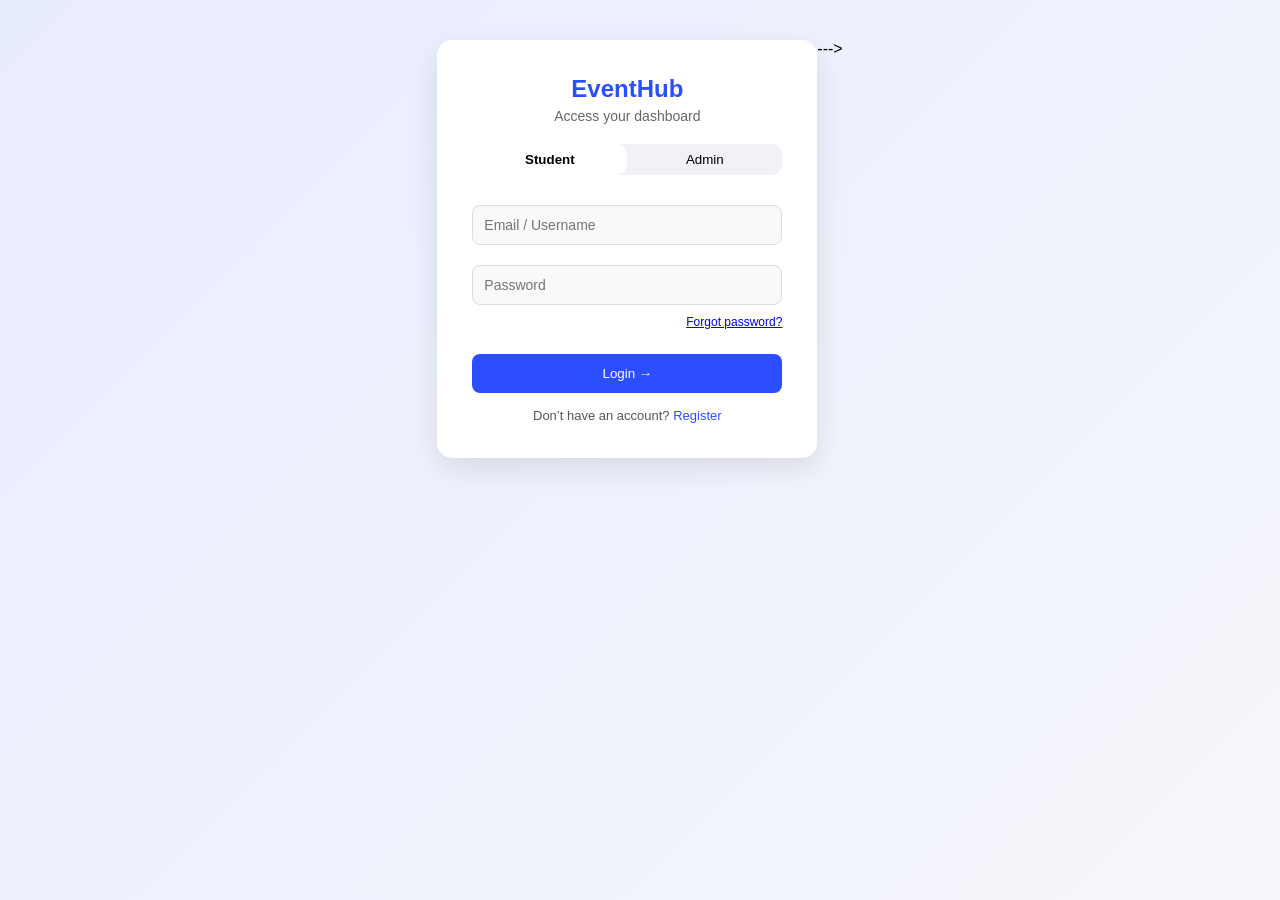
<file: Versions/salim/login.html>
<!DOCTYPE html>
<html>
<head>
    <title>Login</title>
    <link rel="stylesheet" href="css/style.css">
</head>
<body class="login-bg">

<div class="login-container">

    <h2 class="logo">EventHub</h2>
    <p class="subtitle">Access your dashboard</p>

    <!-- ROLE SWITCH -->
    <div class="role-switch">
        <button class="active" onclick="setRole('user')">Student</button>
        <button onclick="setRole('admin')">Admin</button>
    </div>

    <!-- LOGIN FORM -->
    <form action="login.php" method="POST">
        <!-- EMAIL -->
        <input type="email" name="email" id="email" placeholder="Email / Username" required>

        <!-- PASSWORD -->
        <input type="password" name="password" id="password" placeholder="Password" required>

        <!-- HIDDEN ROLE INPUT -->
        <input type="hidden" name="role" id="role" value="user">

        <div class="forgot">
            <a href="#">Forgot password?</a>
        </div>

        <!-- LOGIN BUTTON -->
        <button class="login-btn" type="submit">Login →</button>
    </form>   

    <p class="register-text">
        Don’t have an account? <a href="signup.html">Register</a>
    </p>

</div>

<!-- SCRIPT TO SWITCH ROLE -->
<script>
function setRole(role){
    document.getElementById('role').value = role; // update hidden input
    let buttons = document.querySelectorAll(".role-switch button");
    buttons.forEach(btn => btn.classList.remove("active"));
    event.target.classList.add("active");
}
</script>

</body>
</html>
--->
</file>
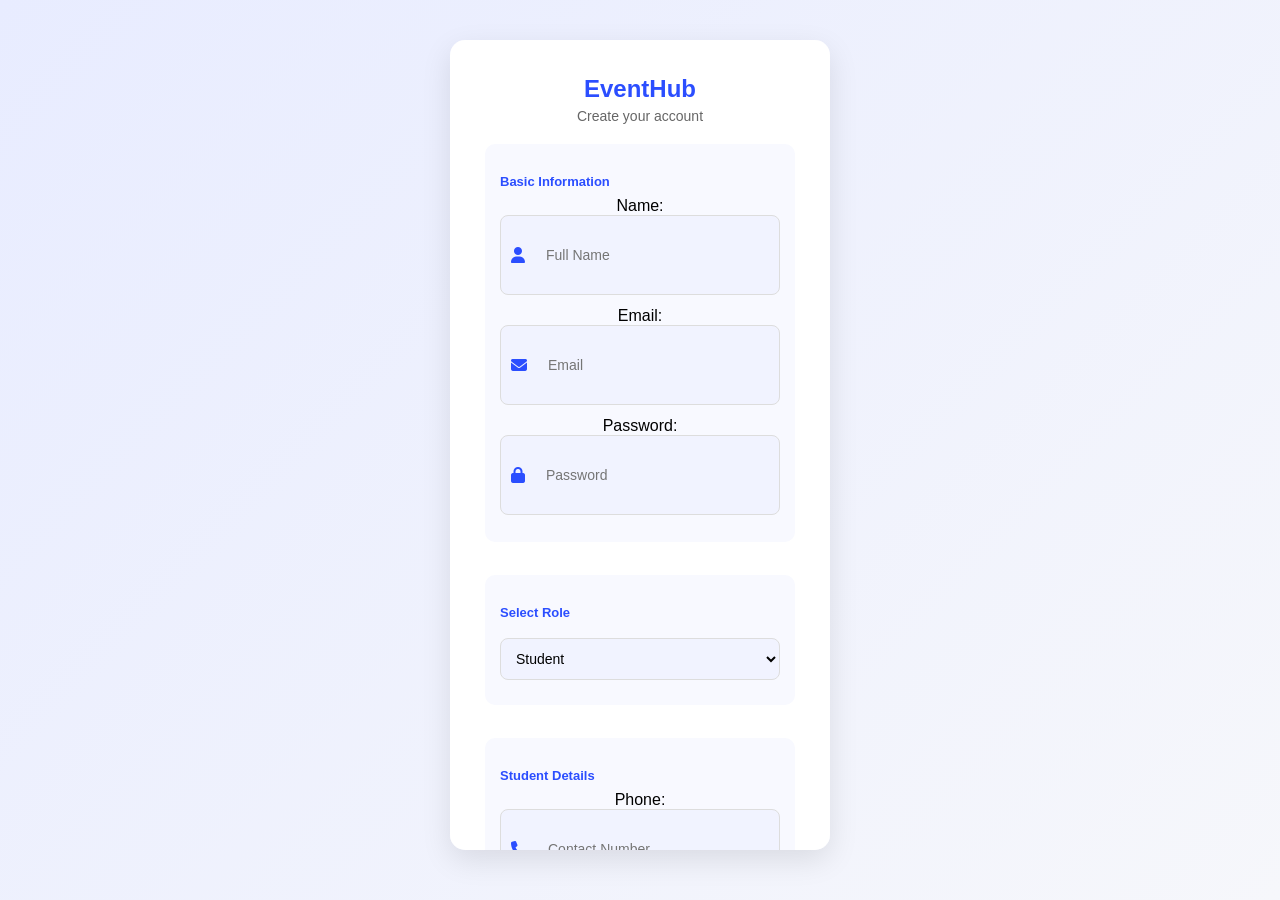
<file: Versions/salim/signup.html>
<!DOCTYPE html> 
<html lang="en">
<head>
    <meta charset="UTF-8">
    <meta name="viewport" content="width=device-width, initial-scale=1.0">
    <title>Create Account - EventHub</title>
    <link rel="stylesheet" href="css/style.css">

    <!-- ICONS -->
    <link rel="stylesheet" href="https://cdnjs.cloudflare.com/ajax/libs/font-awesome/6.5.0/css/all.min.css">
</head>

<body class="login-bg">

<div class="register-container">

    <h2 class="logo">EventHub</h2>
    <p class="subtitle">Create your account</p>

    <form method="POST">

    <!-- BASIC INFO -->
    <div class="form-section">
        <p class="section-title">Basic Information</p>

        Name:
        <div class="input-box">
            <i class="fa fa-user"></i>
            <input type="text" name="name" requried placeholder="Full Name">
        </div>


        Email:
        <div class="input-box">
            <i class="fa fa-envelope"></i>
            <input type="email" name="email" required placeholder="Email">
        </div>


        Password:
        <div class="input-box">
            <i class="fa fa-lock"></i>
            <input type="password" name="password" required placeholder="Password">
        </div>
    </div>

    <br>

    <!-- ROLE -->
    <div class="form-section">
        <p class="section-title">Select Role</p>

        <select id="role" onchange="showRoleFields(this.value)">
            <option value="user">Student</option>
            <option value="admin">Admin</option>
        </select>
    </div>

    <br>

    <!-- STUDENT -->
    <div id="studentFields" class="role-fields">
        <div class="form-section">
            <p class="section-title">Student Details</p>

            Phone:
            <div class="input-box">
                <i class="fa fa-phone"></i>
                <input type="text" name="userContact" placeholder="Contact Number">
            </div>

            <select id="faculty">
                <option value="">Faculty</option>
                <option value="civil">Civil</option>
                <option value="computer">Computer</option>
                <option value="other">Other</option>
            </select>

            <select id="semester">
                <option value="">Semester</option>
                <option value="i">I</option>
                <option value="ii">II</option>
                <option value="iii">III</option>
                <option value="iv">IV</option>
                <option value="v">V</option>
                <option value="vi">VI</option>
                <option value="vii">VII</option>
                <option value="viii">VIII</option>
            </select>

            <select id="college">
                <option value="">College</option>
                <option value="kantipur">Kantipur City College</option>
                <option value="other">Other</option>
            </select>

            <div class="input-box">
                <i class="fa fa-university"></i>
                <input type="text" name="university" placeholder="University">
            </div>

            <div class="input-box">
                <i class="fa fa-location-dot"></i>
                <input type="text" name="location" placeholder="City / Location">
            </div>
        </div>
    </div>

    <!-- ADMIN -->
    <div id="adminFields" class="role-fields">
        <div class="form-section">
            <p class="section-title">Admin Details</p>

            Admin Id:
            <div class="input-box">
                <i class="fa fa-id-card"></i>
                <input type="text" name="adminID" placeholder="Admin ID">
            </div>

            Department:
            <div class="input-box">
                <i class="fa fa-building"></i>
                <input type="text" name="Department" placeholder="Department">
            </div>


            Contact:
            <div class="input-box">
                <i class="fa fa-phone"></i>
                <input type="text" name="adminContact" placeholder="Contact Number">
            </div>


            Location:
            <div class="input-box">
                <i class="fa fa-location-dot"></i>
                <input type="text" name="officeLocation" placeholder="Office Location">
            </div>
        </div>
    </div>

    <br>

    <!-- BUTTON -->
    <button class="login-btn" onclick="register()">Create Account</button>

    </form>

    <p class="register-text">
        Already have an account? <a href="login.html">Login</a>
    </p>

</div>

<script>
function showRoleFields(role) {
    document.getElementById("studentFields").style.display = role === "user" ? "block" : "none";
    document.getElementById("adminFields").style.display = role === "admin" ? "block" : "none";
}
showRoleFields(document.getElementById("role").value);

function register(){
    let users = JSON.parse(localStorage.getItem("users")) || [];
    let role = document.getElementById("role").value;

    let user = {
        name: document.getElementById("name").value,
        email: document.getElementById("email").value,
        password: document.getElementById("password").value,
        role: role
    };

    if(role === "user") {
        user.contact = document.getElementById("contact").value;
        user.faculty = document.getElementById("faculty").value;
        user.semester = document.getElementById("semester").value;
        user.college = document.getElementById("college").value;
        user.university = document.getElementById("university").value;
        user.location = document.getElementById("location").value;
    } else {
        user.adminID = document.getElementById("adminID").value;
        user.adminDept = document.getElementById("adminDept").value;
        user.adminContact = document.getElementById("adminContact").value;
        user.officeLocation = document.getElementById("officeLocation").value;
    }

    users.push(user);
    localStorage.setItem("users", JSON.stringify(users));

    alert("Registered Successfully!");
    window.location.href = "login.html";
}
</script>

</body>
</html>
</file>
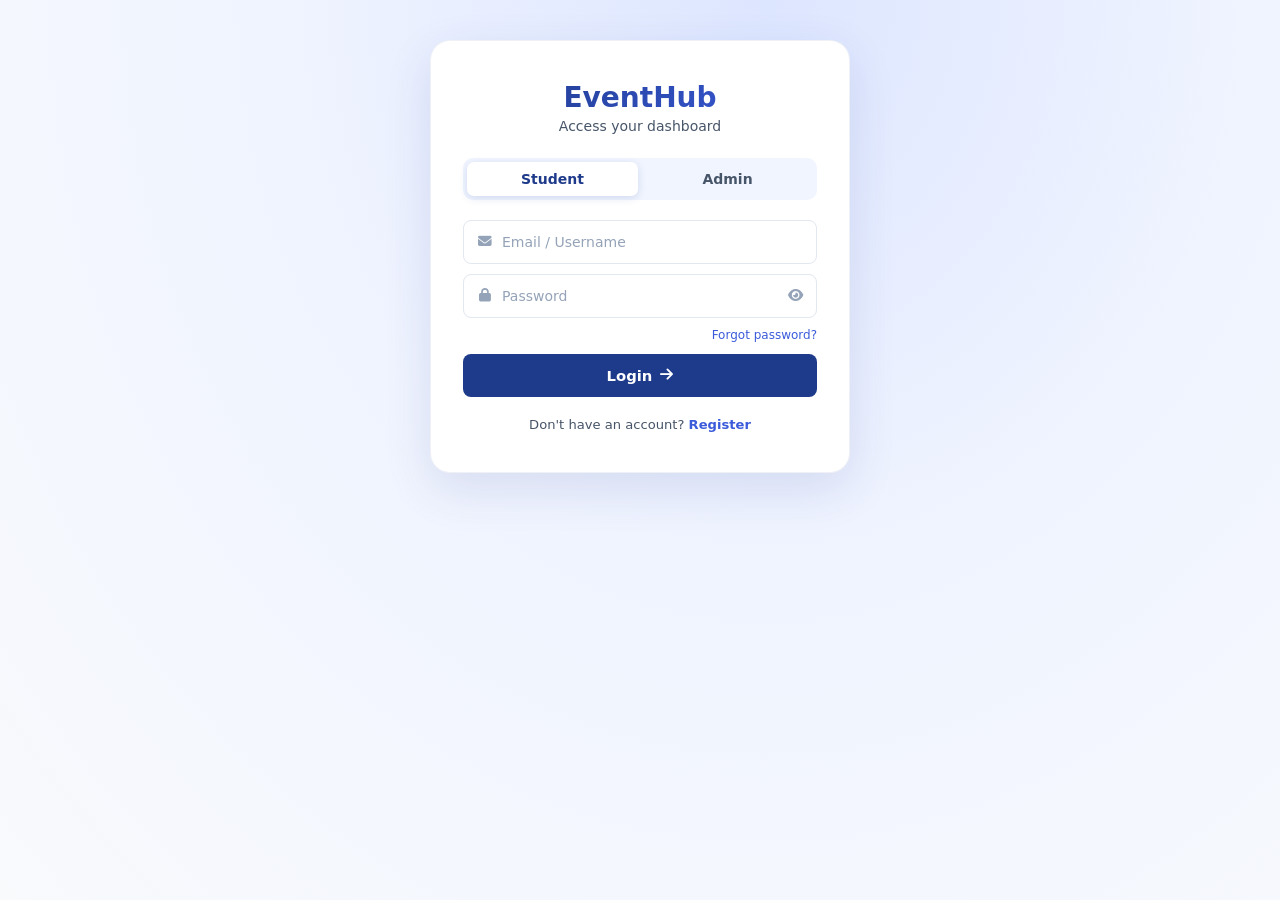
<file: Versions/codefeat/asset/pages/admin.html>
<!DOCTYPE html>
<html lang="en">

<head>
    <meta charset="UTF-8">
    <meta name="viewport" content="width=device-width, initial-scale=1.0">
    <title>EventHub - College Admin Dashboard</title>
    <link rel="stylesheet" href="https://cdnjs.cloudflare.com/ajax/libs/font-awesome/6.5.0/css/all.min.css">
    <link rel="stylesheet" href="../css/college.css">

</head>

<body>

    <header class="admin-header">
        <div style="display: flex; align-items: center;">
            <span class="logo">EventHub</span>
            <span class="admin-badge">Admin Portal</span>
        </div>
        <nav>
            <ul>
                <li><button class="nav-btn active" onclick="showAdminPage('overview')"
                        id="nav-overview">Overview</button></li>
                <li><button class="nav-btn" onclick="showAdminPage('events')" id="nav-events">Manage Events</button>
                </li>
                <li><button class="nav-btn" onclick="showAdminPage('registrations')"
                        id="nav-registrations">Registrations</button></li>
                <li><button class="nav-btn" onclick="showAdminPage('venues')" id="nav-venues">Venues</button></li>
            </ul>
        </nav>
        <div class="header-right">
            <div class="admin-info">
                <div class="admin-avatar">A</div>
                <span style="font-weight: 600;">Admin</span>
            </div>
            <a href="#" class="logout-link" onclick="showToast('Logged out successfully', 'success'); return false;"><i
                    class="fa-solid fa-sign-out-alt"></i> Logout</a>
        </div>
    </header>

    <div class="dashboard-container">
        <!-- OVERVIEW PAGE -->
        <div id="page-overview" class="admin-page active">
            <div class="stats-grid" id="statsGrid">
                <div class="stat-card">
                    <div class="stat-left">
                        <h3 id="totalEvents">0</h3>
                        <p>Total Events</p>
                    </div>
                    <div class="stat-icon"><i class="fa-regular fa-calendar"></i></div>
                </div>
                <div class="stat-card">
                    <div class="stat-left">
                        <h3 id="totalRegistrations">0</h3>
                        <p>Total Registrations</p>
                    </div>
                    <div class="stat-icon"><i class="fa-solid fa-user-check"></i></div>
                </div>
                <div class="stat-card">
                    <div class="stat-left">
                        <h3 id="upcomingEvents">0</h3>
                        <p>Upcoming Events</p>
                    </div>
                    <div class="stat-icon"><i class="fa-regular fa-clock"></i></div>
                </div>
                <div class="stat-card">
                    <div class="stat-left">
                        <h3 id="totalVenues">0</h3>
                        <p>Active Venues</p>
                    </div>
                    <div class="stat-icon"><i class="fa-solid fa-location-dot"></i></div>
                </div>
            </div>
            <div class="section-header">
                <h2>Recent Events</h2><button class="btn-outline" onclick="showAdminPage('events')">View All <i
                        class="fa-solid fa-arrow-right"></i></button>
            </div>
            <div class="data-table-wrapper">
                <table class="data-table" id="recentEventsTable">
                    <thead>
                        <tr>
                            <th>Event</th>
                            <th>Date</th>
                            <th>Category</th>
                            <th>Registrations</th>
                        </tr>
                    </thead>
                    <tbody id="recentEventsBody"></tbody>
                </table>
            </div>
        </div>

        <!-- MANAGE EVENTS PAGE -->
        <div id="page-events" class="admin-page">
            <div class="section-header">
                <h2><i class="fa-regular fa-calendar-plus"></i> All Events</h2><button class="btn-primary"
                    onclick="openEventModal()"><i class="fa-solid fa-plus"></i> Create Event</button>
            </div>
            <div class="data-table-wrapper">
                <table class="data-table">
                    <thead>
                        <tr>
                            <th>Title</th>
                            <th>Date</th>
                            <th>Time</th>
                            <th>Venue</th>
                            <th>Category</th>
                            <th>Capacity</th>
                            <th>Registered</th>
                            <th>Actions</th>
                        </tr>
                    </thead>
                    <tbody id="eventsTableBody"></tbody>
                </table>
            </div>
        </div>

        <!-- REGISTRATIONS PAGE -->
        <div id="page-registrations" class="admin-page">
            <div class="section-header">
                <h2><i class="fa-solid fa-list-check"></i> Student Registrations</h2>
                <div><input type="text" id="searchReg" placeholder="Search by student or event..."
                        style="padding: 8px 14px; border: 1px solid var(--border); border-radius: 8px; width: 240px;">
                </div>
            </div>
            <div class="data-table-wrapper">
                <table class="data-table">
                    <thead>
                        <tr>
                            <th>Student</th>
                            <th>Event</th>
                            <th>Registration Date</th>
                            <th>Status</th>
                            <th>Action</th>
                        </tr>
                    </thead>
                    <tbody id="registrationsTableBody"></tbody>
                </table>
            </div>
        </div>

        <!-- VENUES PAGE -->
        <div id="page-venues" class="admin-page">
            <div class="section-header">
                <h2><i class="fa-solid fa-building"></i> Campus Venues</h2><button class="btn-primary"
                    onclick="openVenueModal()"><i class="fa-solid fa-plus"></i> Add Venue</button>
            </div>
            <div class="data-table-wrapper">
                <table class="data-table">
                    <thead>
                        <tr>
                            <th>Venue Name</th>
                            <th>Capacity</th>
                            <th>Location</th>
                            <th>Facilities</th>
                            <th>Actions</th>
                        </tr>
                    </thead>
                    <tbody id="venuesTableBody"></tbody>
                </table>
            </div>
        </div>
    </div>

    <footer>
        <div class="footer-wrapper">
            <div><span class="logo" style="font-size:1rem;">EventHub Admin</span>
                <p style="color:var(--text-mid); font-size:0.8rem; margin-top:8px;">College Event Management System</p>
            </div>
            <div>
                <ul style="list-style:none;">
                    <li>Dashboard</li>
                    <li>Events</li>
                    <li>Reports</li>
                </ul>
            </div>
            <div>
                <ul style="list-style:none;">
                    <li>Support</li>
                    <li>Privacy</li>
                </ul>
            </div>
            <div><span>© 2026 EventHub</span></div>
        </div>
        <div class="footer-bottom">
            <p>Admin Dashboard — Manage college events seamlessly</p>
        </div>
    </footer>

    <div id="eventModal" class="modal-overlay">
        <div class="modal">
            <div class="modal-header">
                <h3>Create / Edit Event</h3><button class="modal-close" onclick="closeEventModal()"><i
                        class="fa-solid fa-times"></i></button>
            </div>
            <form id="eventForm"><input type="hidden" id="eventId">
                <div class="form-group"><label>Event Title</label><input type="text" id="eventTitle" required></div>
                <div class="form-row">
                    <div class="form-group"><label>Date</label><input type="date" id="eventDate" required></div>
                    <div class="form-group"><label>Time</label><input type="text" id="eventTime" placeholder="10:00 AM"
                            required></div>
                </div>
                <div class="form-group"><label>Venue</label><input type="text" id="eventVenue" required></div>
                <div class="form-row">
                    <div class="form-group"><label>Category</label><select id="eventCategory">
                            <option>Tech</option>
                            <option>Cultural</option>
                            <option>Workshop</option>
                            <option>Sports</option>
                            <option>Academic</option>
                        </select></div>
                    <div class="form-group"><label>Capacity</label><input type="number" id="eventCapacity" value="100"
                            required></div>
                </div>
                <div class="form-group"><label>Description</label><textarea id="eventDesc" rows="3"
                        placeholder="Event description..."></textarea></div>
                <div class="form-group">
                    <label>Event Image</label>
                    <div class="image-upload-area" id="imageUploadArea" onclick="document.getElementById('eventImage').click()">
                        <input type="file" id="eventImage" accept="image/*" style="display:none;" onchange="handleImageUpload(event)">
                        <div class="image-upload-placeholder" id="imageUploadPlaceholder">
                            <i class="fa-solid fa-cloud-arrow-up"></i>
                            <span>Click to upload image</span>
                            <p>PNG, JPG, WEBP up to 5MB</p>
                        </div>
                        <img id="imagePreview" class="image-preview" src="" alt="Preview" style="display:none;">
                    </div>
                    <button type="button" class="btn-remove-image" id="removeImageBtn" onclick="removeImage()" style="display:none;">
                        <i class="fa-solid fa-times"></i> Remove image
                    </button>
                </div>
                <div class="modal-actions"><button type="button" class="btn-outline"
                        onclick="closeEventModal()">Cancel</button><button type="submit" class="btn-primary">Save
                        Event</button></div>
            </form>
        </div>
    </div>

    <div id="venueModal" class="modal-overlay">
        <div class="modal">
            <div class="modal-header">
                <h3>Add / Edit Venue</h3><button class="modal-close" onclick="closeVenueModal()"><i
                        class="fa-solid fa-times"></i></button>
            </div>
            <form id="venueForm"><input type="hidden" id="venueId">
                <div class="form-group"><label>Venue Name</label><input type="text" id="venueName" required></div>
                <div class="form-group"><label>Capacity</label><input type="number" id="venueCapacity" required></div>
                <div class="form-group"><label>Location</label><input type="text" id="venueLocation" required></div>
                <div class="form-group"><label>Facilities</label><input type="text" id="venueFacilities"
                        placeholder="Projector, AC, etc"></div>
                <div class="modal-actions"><button type="button" class="btn-outline"
                        onclick="closeVenueModal()">Cancel</button><button type="submit" class="btn-primary">Save
                        Venue</button></div>
            </form>
        </div>
    </div>

    <div id="toast" class="toast"></div>

</body>
<script src="../js/college.js"></script>
</html>
</file>
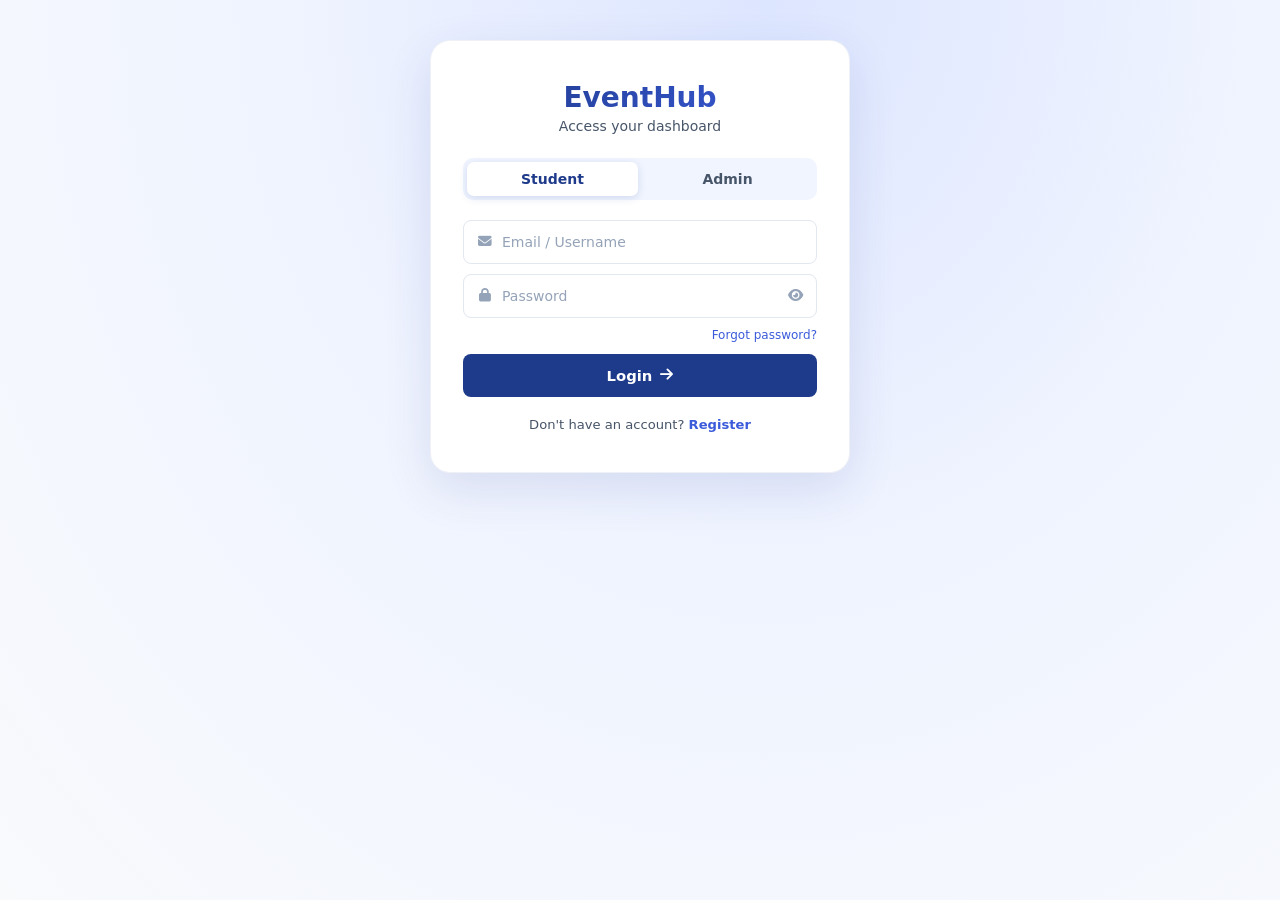
<file: Versions/codefeat/asset/pages/login.html>
<!DOCTYPE html>
<html lang="en">
<head>
    <meta charset="UTF-8">
    <meta name="viewport" content="width=device-width, initial-scale=1.0">
    <title>Login — EventHub</title>
    <link rel="stylesheet" href="../css/sign.css">
    <link rel="stylesheet" href="https://cdnjs.cloudflare.com/ajax/libs/font-awesome/6.5.1/css/all.min.css">
</head>
<body class="login-bg">

<div class="login-container">

    <h2 class="logo">EventHub</h2>
    <p class="subtitle">Access your dashboard</p>

    <!-- ROLE SWITCH -->
    <div class="role-switch">
        <button class="active" type="button" onclick="setRole('user', this)">Student</button>
        <button type="button" onclick="setRole('admin', this)">Admin</button>
    </div>

    <!-- ERROR BANNER -->
    <div class="auth-error" id="authError"></div>

    <!-- LOGIN FORM -->
    <form id="loginForm" novalidate>
        <input type="hidden" name="action" value="login">
        <input type="hidden" name="role"   id="role" value="user">

        <div class="input-box">
            <i class="fa fa-envelope"></i>
            <input type="email" name="email" id="email" placeholder="Email / Username" required autocomplete="username">
        </div>

        <div class="input-box" style="margin-top:10px;">
            <i class="fa fa-lock"></i>
            <input type="password" name="password" id="password" placeholder="Password" required autocomplete="current-password">
            <i class="fa fa-eye toggle-pw" id="togglePw" onclick="togglePassword('password','togglePw')"></i>
        </div>

        <div class="forgot">
            <a href="#">Forgot password?</a>
        </div>

        <button class="login-btn" type="submit" id="loginBtn">
            <span id="loginLabel">Login</span>
            <i class="fa fa-arrow-right" id="loginIcon"></i>
            <span class="spinner" id="loginSpinner" style="display:none;"></span>
        </button>
    </form>

    <p class="register-text">
        Don't have an account? <a href="sign.html">Register</a>
    </p>

</div>

<script>
    function setRole(role, btn) {
        document.getElementById('role').value = role;
        document.querySelectorAll('.role-switch button').forEach(b => b.classList.remove('active'));
        btn.classList.add('active');
        document.getElementById('email').placeholder = role === 'admin' ? 'Admin Username' : 'Email Address';
    }

    function togglePassword(inputId, iconId) {
        const input = document.getElementById(inputId);
        const icon  = document.getElementById(iconId);
        const show  = input.type === 'password';
        input.type  = show ? 'text' : 'password';
        icon.className = 'fa toggle-pw ' + (show ? 'fa-eye-slash' : 'fa-eye');
    }

    function showError(msg) {
        const el = document.getElementById('authError');
        el.textContent = msg;
        el.style.display = msg ? 'block' : 'none';
    }

    function setLoading(loading) {
        document.getElementById('loginBtn').disabled    = loading;
        document.getElementById('loginLabel').style.display  = loading ? 'none' : 'inline';
        document.getElementById('loginIcon').style.display   = loading ? 'none' : 'inline';
        document.getElementById('loginSpinner').style.display = loading ? 'inline-block' : 'none';
    }

    document.getElementById('loginForm').addEventListener('submit', async function(e) {
        e.preventDefault();
        showError('');
        setLoading(true);

        try {
            const data = new FormData(this);
            const res  = await fetch('../php/auth.php', { method: 'POST', body: data });
            const json = await res.json();

            if (json.success) {
                window.location.href = json.redirect ?? 'index.html';
            } else {
                showError(json.message);
                setLoading(false);
            }
        } catch (err) {
            showError('Something went wrong. Please try again.');
            setLoading(false);
        }
    });
</script>

</body>
</html>
</file>
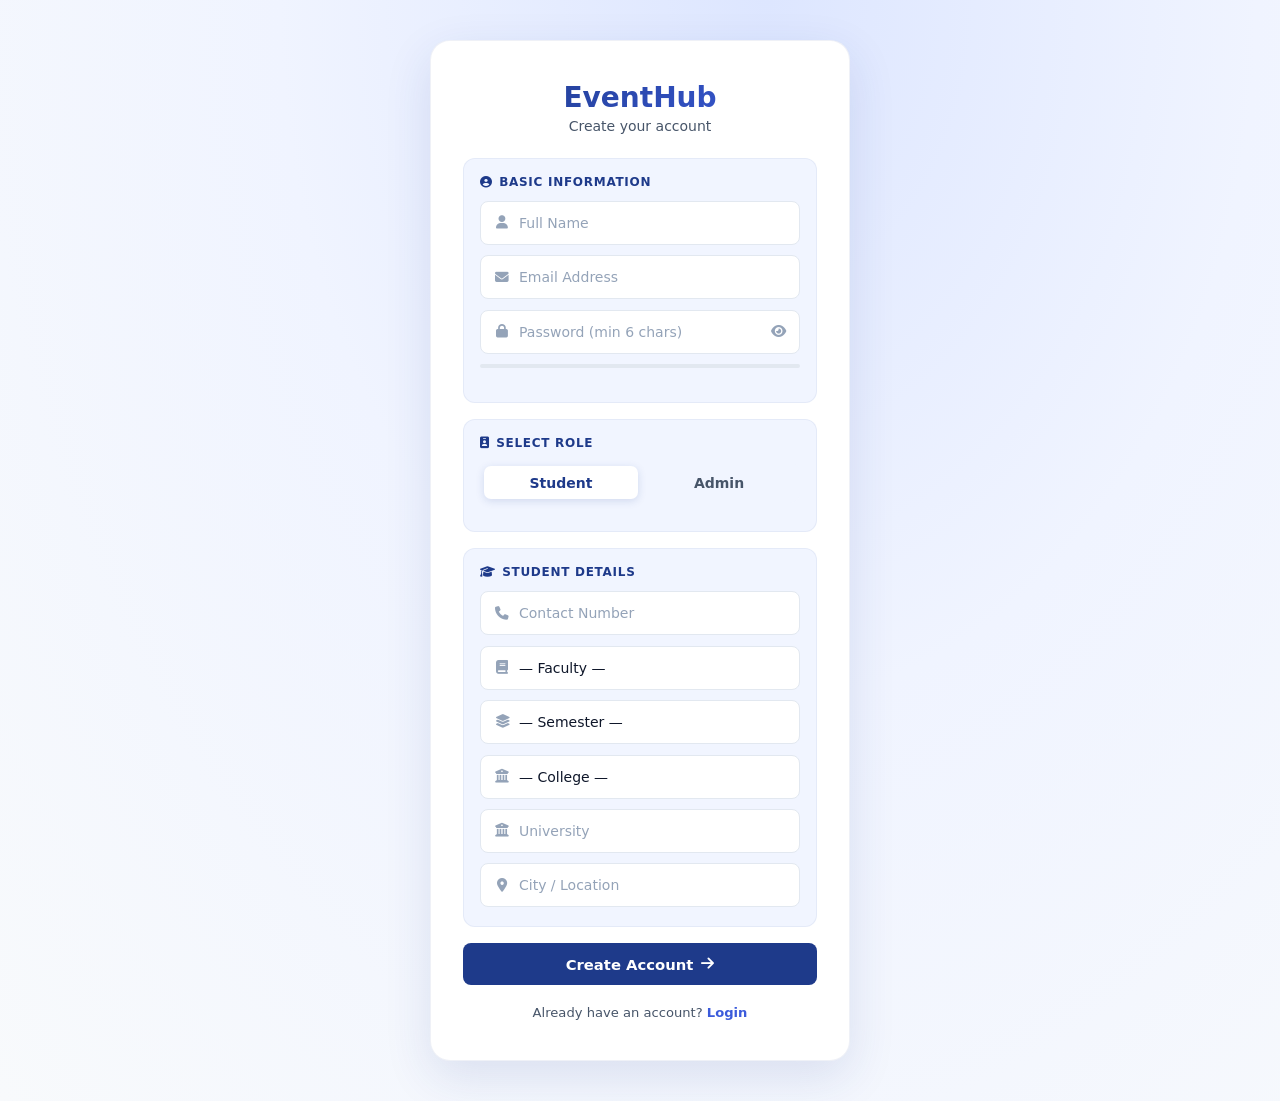
<file: Versions/codefeat/asset/pages/sign.html>
<!DOCTYPE html>
<html lang="en">
<head>
    <meta charset="UTF-8">
    <meta name="viewport" content="width=device-width, initial-scale=1.0">
    <title>Create Account — EventHub</title>
    <link rel="stylesheet" href="../css/sign.css">
    <link rel="stylesheet" href="https://cdnjs.cloudflare.com/ajax/libs/font-awesome/6.5.1/css/all.min.css">
</head>

<body class="login-bg">

<div class="register-container">

    <h2 class="logo">EventHub</h2>
    <p class="subtitle">Create your account</p>

    <!-- ERROR / SUCCESS BANNER -->
    <div class="auth-error"   id="authError"   style="display:none;"></div>
    <div class="auth-success" id="authSuccess" style="display:none;"></div>

    <form id="signupForm" novalidate>
        <input type="hidden" name="action" value="signup">
        <input type="hidden" name="role"   id="roleHidden" value="user">

        <!-- ── BASIC INFO ───────────────────────── -->
        <div class="form-section">
            <p class="section-title"><i class="fa fa-user-circle"></i> Basic Information</p>

            <div class="input-box">
                <i class="fa fa-user"></i>
                <input type="text" name="name" id="name" placeholder="Full Name" required>
            </div>

            <div class="input-box">
                <i class="fa fa-envelope"></i>
                <input type="email" name="email" id="email" placeholder="Email Address" required autocomplete="username">
            </div>

            <div class="input-box">
                <i class="fa fa-lock"></i>
                <input type="password" name="password" id="password" placeholder="Password (min 6 chars)" required autocomplete="new-password">
                <i class="fa fa-eye toggle-pw" id="togglePw" onclick="togglePassword('password','togglePw')"></i>
            </div>

            <!-- Password strength bar -->
            <div class="pw-strength-bar" id="pwStrengthBar">
                <div class="pw-strength-fill" id="pwStrengthFill"></div>
            </div>
            <p class="pw-strength-label" id="pwStrengthLabel"></p>
        </div>

        <!-- ── ROLE SELECTOR ───────────────────── -->
        <div class="form-section">
            <p class="section-title"><i class="fa fa-id-badge"></i> Select Role</p>
            <div class="role-switch">
                <button type="button" class="active" onclick="setRole('user', this)">Student</button>
                <button type="button" onclick="setRole('admin', this)">Admin</button>
            </div>
        </div>

        <!-- ── STUDENT FIELDS ──────────────────── -->
        <div id="studentFields" class="role-fields" style="display:block;">
            <div class="form-section">
                <p class="section-title"><i class="fa fa-graduation-cap"></i> Student Details</p>

                <div class="input-box">
                    <i class="fa fa-phone"></i>
                    <input type="tel" name="contact" id="contact" placeholder="Contact Number">
                </div>

                <div class="select-box">
                    <i class="fa fa-book"></i>
                    <select name="faculty" id="faculty">
                        <option value="">— Faculty —</option>
                        <option value="civil">Civil Engineering</option>
                        <option value="computer">Computer Engineering</option>
                        <option value="electrical">Electrical Engineering</option>
                        <option value="architecture">Architecture</option>
                        <option value="other">Other</option>
                    </select>
                </div>

                <div class="select-box">
                    <i class="fa fa-layer-group"></i>
                    <select name="semester" id="semester">
                        <option value="">— Semester —</option>
                        <option value="i">I</option>
                        <option value="ii">II</option>
                        <option value="iii">III</option>
                        <option value="iv">IV</option>
                        <option value="v">V</option>
                        <option value="vi">VI</option>
                        <option value="vii">VII</option>
                        <option value="viii">VIII</option>
                    </select>
                </div>

                <div class="select-box">
                    <i class="fa fa-building-columns"></i>
                    <select name="college" id="college">
                        <option value="">— College —</option>
                        <option value="kantipur">Kantipur City College</option>
                        <option value="pulchowk">Pulchowk Campus</option>
                        <option value="thapathali">Thapathali Campus</option>
                        <option value="other">Other</option>
                    </select>
                </div>

                <div class="input-box">
                    <i class="fa fa-university"></i>
                    <input type="text" name="university" id="university" placeholder="University">
                </div>

                <div class="input-box">
                    <i class="fa fa-location-dot"></i>
                    <input type="text" name="location" id="location" placeholder="City / Location">
                </div>
            </div>
        </div>

        <!-- ── ADMIN FIELDS ───────────────────── -->
        <div id="adminFields" class="role-fields" style="display:none;">
            <div class="form-section">
                <p class="section-title"><i class="fa fa-shield-halved"></i> Admin Details</p>

                <div class="input-box">
                    <i class="fa fa-id-card"></i>
                    <input type="text" name="adminID" id="adminID" placeholder="Admin ID / Code">
                </div>

                <div class="input-box">
                    <i class="fa fa-building"></i>
                    <input type="text" name="adminDept" id="adminDept" placeholder="Department">
                </div>

                <div class="input-box">
                    <i class="fa fa-phone"></i>
                    <input type="tel" name="adminContact" id="adminContact" placeholder="Contact Number">
                </div>

                <div class="input-box">
                    <i class="fa fa-location-dot"></i>
                    <input type="text" name="officeLocation" id="officeLocation" placeholder="Office Location">
                </div>
            </div>
        </div>

        <button class="login-btn" type="submit" id="signupBtn">
            <span id="signupLabel">Create Account</span>
            <i class="fa fa-arrow-right" id="signupIcon"></i>
            <span class="spinner" id="signupSpinner" style="display:none;"></span>
        </button>

        <p class="register-text">
            Already have an account? <a href="login.html">Login</a>
        </p>
    </form>

</div>

<script>
    function setRole(role, btn) {
        document.getElementById('roleHidden').value = role;
        document.querySelectorAll('.role-switch button').forEach(b => b.classList.remove('active'));
        btn.classList.add('active');
        document.getElementById('studentFields').style.display = role === 'user'  ? 'block' : 'none';
        document.getElementById('adminFields').style.display   = role === 'admin' ? 'block' : 'none';
    }

    function togglePassword(inputId, iconId) {
        const input = document.getElementById(inputId);
        const icon  = document.getElementById(iconId);
        const show  = input.type === 'password';
        input.type  = show ? 'text' : 'password';
        icon.className = 'fa toggle-pw ' + (show ? 'fa-eye-slash' : 'fa-eye');
    }

    // Password strength meter
    document.getElementById('password').addEventListener('input', function() {
        const val = this.value;
        const fill  = document.getElementById('pwStrengthFill');
        const label = document.getElementById('pwStrengthLabel');
        let score = 0;
        if (val.length >= 6)  score++;
        if (val.length >= 10) score++;
        if (/[A-Z]/.test(val)) score++;
        if (/[0-9]/.test(val)) score++;
        if (/[^A-Za-z0-9]/.test(val)) score++;

        const levels = [
            { pct: '0%',   color: 'transparent', text: '' },
            { pct: '25%',  color: '#ef4444',      text: 'Weak' },
            { pct: '50%',  color: '#f59e0b',      text: 'Fair' },
            { pct: '75%',  color: '#3b82f6',      text: 'Good' },
            { pct: '100%', color: '#10b981',      text: 'Strong' },
        ];
        const level = levels[Math.min(score, 4)];
        fill.style.width      = level.pct;
        fill.style.background = level.color;
        label.textContent     = level.text;
        label.style.color     = level.color;
    });

    function showBanner(type, msg) {
        const el = document.getElementById(type === 'error' ? 'authError' : 'authSuccess');
        const hide = document.getElementById(type === 'error' ? 'authSuccess' : 'authError');
        hide.style.display = 'none';
        el.textContent = msg;
        el.style.display = msg ? 'block' : 'none';
        if (msg) el.scrollIntoView({ behavior: 'smooth', block: 'nearest' });
    }

    function setLoading(loading) {
        document.getElementById('signupBtn').disabled        = loading;
        document.getElementById('signupLabel').style.display  = loading ? 'none' : 'inline';
        document.getElementById('signupIcon').style.display   = loading ? 'none' : 'inline';
        document.getElementById('signupSpinner').style.display = loading ? 'inline-block' : 'none';
    }

    document.getElementById('signupForm').addEventListener('submit', async function(e) {
        e.preventDefault();
        showBanner('error', '');
        showBanner('success', '');
        setLoading(true);

        try {
            const data = new FormData(this);
            const res  = await fetch('../php/auth.php', { method: 'POST', body: data });
            const json = await res.json();

            if (json.success) {
                showBanner('success', json.message + ' Redirecting to login…');
                setTimeout(() => { window.location.href = 'login.html'; }, 1800);
            } else {
                showBanner('error', json.message);
                setLoading(false);
            }
        } catch (err) {
            showBanner('error', 'Something went wrong. Please try again.');
            setLoading(false);
        }
    });
</script>

</body>
</html>
</file>
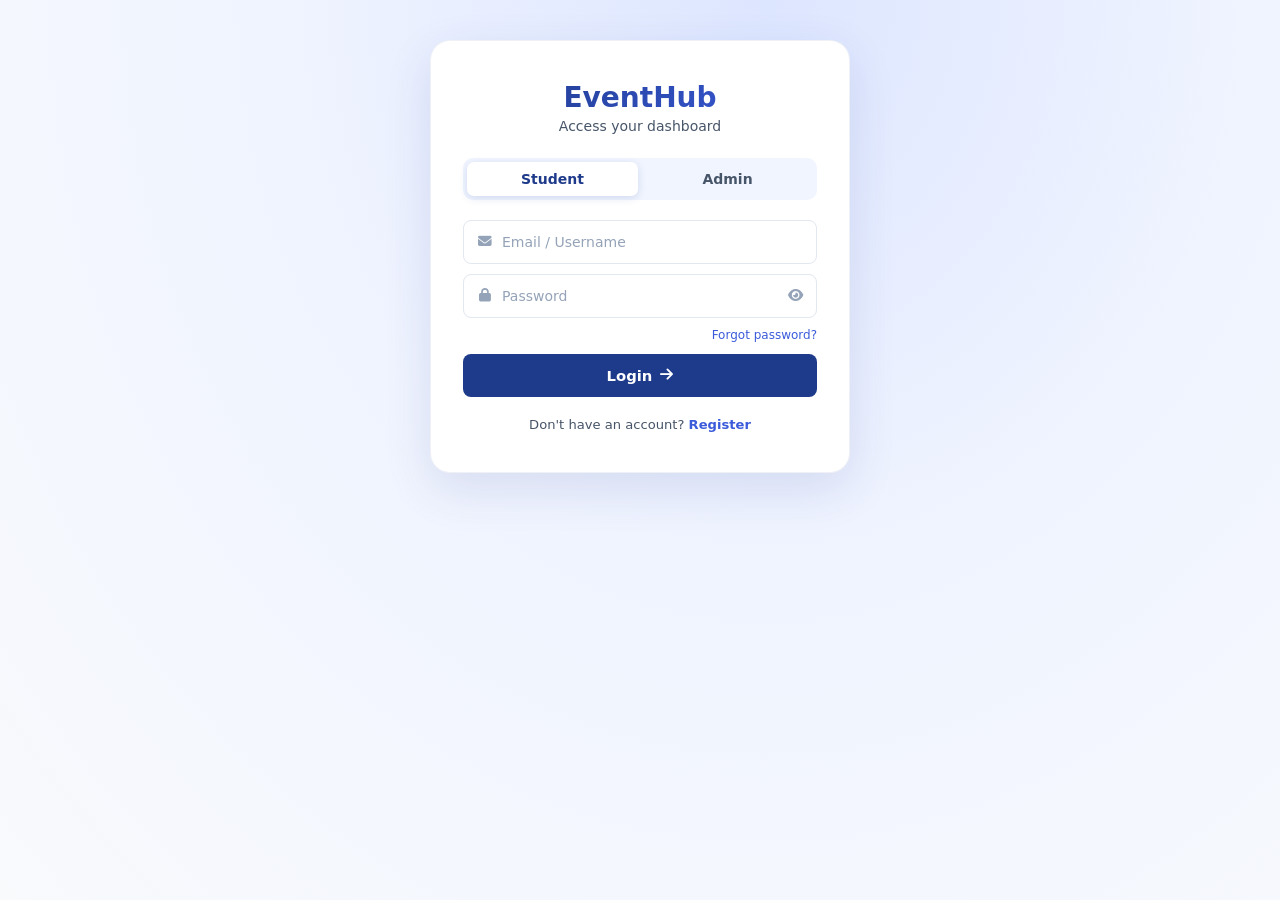
<file: Versions/codefeat/asset/pages/student.html>
<!DOCTYPE html>
<html lang="en">

<head>
  <meta charset="UTF-8">
  <meta name="viewport" content="width=device-width, initial-scale=1.0">
  <title>Eventhub - Student Portal</title>
  <link rel="stylesheet" href="../css/stshome.css">
  <link rel="stylesheet" href="https://cdnjs.cloudflare.com/ajax/libs/font-awesome/6.5.0/css/all.min.css">
</head>

<body>

  <!-- HEADER -->
  <header>
    <span>Eventhub</span>
    <nav>
      <ul>
        <li><button onclick="student_page('home')" id="btn-home" class="active">Home</button></li>
        <li><button onclick="student_page('events')" id="btn-events">Events</button></li>
        <li><button onclick="student_page('registered')" id="btn-registered">Registered</button></li>
        <li><button onclick="student_page('profile')" id="btn-profile">Profile</button></li>
      </ul>
    </nav>
    <div>
      <div class="header-search">
        <i class="fa-solid fa-magnifying-glass"></i>
        <input type="text" placeholder="Search events...">
      </div>
      <a href="#">Logout</a>
    </div>
  </header>


  <!-- HOME PAGE -->
  <div class="sts-hero" id="page-home">

    <!-- Intro -->
    <div class="sts-intro">
      <div class="sts-intro-text">
        <span>Welcome, Gaurab</span>
        <p>Check upcoming events and manage your registrations.</p>
      </div>
      <button class="btn-explore-all" onclick="student_page('events')">Explore All Events</button>
    </div>

    <!-- Stats -->
    <div class="sts-stats">
      <div class="sts-event-card">
        <div class="sts-event-card-icon blue">
          <i class="fa-regular fa-calendar"></i>
        </div>
        <div class="sts-event-intro">
          <span>Events Available</span>
          <span>24</span>
        </div>
      </div>
      <div class="sts-event-card">
        <div class="sts-event-card-icon teal">
          <i class="fa-solid fa-user-check"></i>
        </div>
        <div class="sts-event-intro">
          <span>Events Registered</span>
          <span>08</span>
        </div>
      </div>
      <div class="sts-event-card">
        <div class="sts-event-card-icon amber">
          <i class="fa-solid fa-shield-check"></i>
        </div>
        <div class="sts-event-intro">
          <span>Events Attended</span>
          <span>12</span>
        </div>
      </div>
    </div>

    <!-- Upcoming Events -->
    <div class="sts-section-header">
      <h2>Upcoming Events</h2>
      <a href="#" onclick="student_page('events'); return false;">View Schedule <i class="fa-solid fa-arrow-right"></i></a>
    </div>

    <div class="sts-upcoming-events">

      <div class="sts-upcoming-event-card">
        <div class="sts-card-img-wrap">
          <img src="https://images.unsplash.com/photo-1677442135703-1787eea5ce01?w=600&auto=format&fit=crop" alt="Future of AI: Student Summit 2024">
          <span class="sts-card-badge tech">Tech</span>
        </div>
        <div class="sts-upcoming-event-intro">
          <div class="sts-upcomming-wrapper">
            <span class="ev-name">Future of AI: Student Summit 2024</span>
            <div class="ev-meta">
              <i class="fa-regular fa-calendar"></i>
              <span>Oct 24</span>
              <span class="ev-sep">•</span>
              <span>10:00 AM</span>
            </div>
            <div class="ev-meta">
              <i class="fa-solid fa-location-dot"></i>
              <span>Main Auditorium, Hall A</span>
            </div>
            <p class="ev-desc">Join industry leaders as we explore the transformative power of generative AI in modern applications and research.</p>
          </div>
          <button class="btn-register" onclick="showToast('Registered for Future of AI Summit!', 'success')">Register Now</button>
        </div>
      </div>

      <div class="sts-upcoming-event-card">
        <div class="sts-card-img-wrap">
          <img src="https://images.unsplash.com/photo-1514320291840-2e0a9bf2a9ae?w=600&auto=format&fit=crop" alt="Global Rhythm: Annual Music Fest">
          <span class="sts-card-badge cultural">Cultural</span>
        </div>
        <div class="sts-upcoming-event-intro">
          <div class="sts-upcomming-wrapper">
            <span class="ev-name">Global Rhythm: Annual Music Fest</span>
            <div class="ev-meta">
              <i class="fa-regular fa-calendar"></i>
              <span>Nov 02</span>
              <span class="ev-sep">•</span>
              <span>5:30 PM</span>
            </div>
            <div class="ev-meta">
              <i class="fa-solid fa-location-dot"></i>
              <span>Campus Open Grounds</span>
            </div>
            <p class="ev-desc">A night of diverse musical performances from across the globe, featuring student bands and local artists.</p>
          </div>
          <button class="btn-register" onclick="showToast('Registered for Global Rhythm Fest!', 'success')">Register Now</button>
        </div>
      </div>

      <div class="sts-upcoming-event-card">
        <div class="sts-card-img-wrap">
          <img src="https://images.unsplash.com/photo-1542744173-8e7e53415bb0?w=600&auto=format&fit=crop" alt="UX Design: From Zero to Hero">
          <span class="sts-card-badge workshop">Workshop</span>
        </div>
        <div class="sts-upcoming-event-intro">
          <div class="sts-upcomming-wrapper">
            <span class="ev-name">UX Design: From Zero to Hero</span>
            <div class="ev-meta">
              <i class="fa-regular fa-calendar"></i>
              <span>Oct 28</span>
              <span class="ev-sep">•</span>
              <span>2:00 PM</span>
            </div>
            <div class="ev-meta">
              <i class="fa-solid fa-location-dot"></i>
              <span>Design Lab, 3rd Floor</span>
            </div>
            <p class="ev-desc">A hands-on intensive workshop focusing on user research, wireframing, and creating high-fidelity prototypes.</p>
          </div>
          <button class="btn-register" onclick="showToast('Registered for UX Design Workshop!', 'success')">Register Now</button>
        </div>
      </div>

    </div>
  </div>


  <!-- REGISTERED PAGE -->
  <div class="register" id="page-registered">

    <div class="register-intro">
      <span>Student Portal</span>
      <span>My Registered Events</span>
      <p>Manage your upcoming schedule, view details, or modify your attendance.</p>
    </div>

    <div class="register-card-wrapepr">

      <div class="regsiter-card-wrapper-aaside">
        <div class="aside-card">
          <div class="card-1">
            <span>Total Registrations</span>
            <span>03</span>
          </div>
          <div class="card-1">
            <span>Upcoming Events</span>
            <span>02</span>
          </div>
          <div class="card-3">
            <span>Calendar View <i class="fa-regular fa-calendar"></i></span>
          </div>
        </div>

        <div class="register-wrapper-aaside-card-2">
          <span>Career Fair 2024</span>
          <p>Don't forget — registration closes in 2 days.</p>
          <button onclick="showToast('Opening Career Fair details...', 'success')">Explore</button>
        </div>
      </div>

      <div class="register-card-main">

        <div class="register-card">
          <div class="register-card-img">
            <img src="https://images.unsplash.com/photo-1677442135703-1787eea5ce01?w=400&auto=format&fit=crop" alt="Future of AI Summit">
          </div>
          <div class="register-card-intro">
            <span><span>Future of AI: Student Summit 2024</span></span>
            <span><i class="fa-regular fa-calendar"></i><span>Oct 24, 2024</span></span>
            <span><i class="fa-regular fa-clock"></i><span>10:00 AM</span></span>
            <span><i class="fa-solid fa-location-dot"></i><span>Main Auditorium, Hall A</span></span>
            <span><i class="fa-regular fa-file-lines"></i><span>Generative AI, research talks, live demos</span></span>
          </div>
          <div class="register-card-button">
            <button class="register-card-button-1">View Details</button>
            <button class="register-card-button-2" onclick="showToast('Registration cancelled.', 'error')">Cancel Registration</button>
          </div>
        </div>

        <div class="register-card">
          <div class="register-card-img">
            <img src="https://images.unsplash.com/photo-1514320291840-2e0a9bf2a9ae?w=400&auto=format&fit=crop" alt="Global Rhythm Fest">
          </div>
          <div class="register-card-intro">
            <span><span>Global Rhythm: Annual Music Fest</span></span>
            <span><i class="fa-regular fa-calendar"></i><span>Nov 02, 2024</span></span>
            <span><i class="fa-regular fa-clock"></i><span>5:30 PM</span></span>
            <span><i class="fa-solid fa-location-dot"></i><span>Campus Open Grounds</span></span>
            <span><i class="fa-regular fa-file-lines"></i><span>Live music, student bands, cultural performances</span></span>
          </div>
          <div class="register-card-button">
            <button class="register-card-button-1">View Details</button>
            <button class="register-card-button-2" onclick="showToast('Registration cancelled.', 'error')">Cancel Registration</button>
          </div>
        </div>

        <div class="register-card">
          <div class="register-card-img">
            <img src="https://images.unsplash.com/photo-1542744173-8e7e53415bb0?w=400&auto=format&fit=crop" alt="UX Workshop">
          </div>
          <div class="register-card-intro">
            <span><span>UX Design: From Zero to Hero</span></span>
            <span><i class="fa-regular fa-calendar"></i><span>Oct 28, 2024</span></span>
            <span><i class="fa-regular fa-clock"></i><span>2:00 PM</span></span>
            <span><i class="fa-solid fa-location-dot"></i><span>Design Lab, 3rd Floor</span></span>
            <span><i class="fa-regular fa-file-lines"></i><span>Wireframing, prototyping, Figma hands-on</span></span>
          </div>
          <div class="register-card-button">
            <button class="register-card-button-1">View Details</button>
            <button class="register-card-button-2" onclick="showToast('Registration cancelled.', 'error')">Cancel Registration</button>
          </div>
        </div>

      </div>
    </div>
  </div>


  <!-- PROFILE PAGE -->
  <div class="student-profile" id="page-profile">

    <div class="profile-intro">
      <span>Student Profile</span>
      <p>Manage your profile and settings</p>
    </div>

    <div class="profile-main">

      <div class="profile-aside">
        <div class="sts-profile">
          <div class="sts-profile-img">
            <img src="https://images.unsplash.com/photo-1507003211169-0a1dd7228f2d?w=200&auto=format&fit=crop&crop=face" alt="Profile">
          </div>
          <div class="sts-profile-intro">
            <span>Gaurab</span>
            <span>Student</span>
          </div>
          <div class="sts-profile-status">
            <i class="fa-solid fa-circle-check"></i>
            <span>Verified</span>
          </div>
        </div>
      </div>

      <div class="profile-info-grid">
        <div class="profile-info-field">
          <label>Full Name</label>
          <p>Gaurab</p>
        </div>
        <div class="profile-info-field">
          <label>Email Address</label>
          <p>gaurab@university.edu</p>
        </div>
        <div class="profile-info-field">
          <label>Department</label>
          <p>Computer Science &amp; Engineering</p>
        </div>
        <div class="profile-info-field">
          <label>Roll Number</label>
          <p>CSE-2021-042</p>
        </div>
        <div class="profile-info-field">
          <label>Current Semester</label>
          <p>6th Semester</p>
        </div>
        <div class="profile-info-field">
          <label>Campus Location</label>
          <p>Main Block, Building A</p>
        </div>
      </div>

      <div class="profile-activity">
        <h4>Recent Activity</h4>
        <div class="profile-activity-cards">
          <div class="activity-card">
            <div class="activity-card-icon">
              <i class="fa-regular fa-calendar-check"></i>
            </div>
            <div>
              <p>Events Joined</p>
              <p>12</p>
            </div>
          </div>
          <div class="activity-card">
            <div class="activity-card-icon tertiary">
              <i class="fa-solid fa-trophy"></i>
            </div>
            <div>
              <p>Certificates</p>
              <p>08</p>
            </div>
          </div>
        </div>
      </div>

    </div>
  </div>


  <!-- EVENTS BROWSE PAGE -->
  <div class="sts-events-page" id="page-events">

    <div class="sts-events-page-header">
      <h1>All Events</h1>
      <p>Browse and register for events happening across campus</p>
    </div>

    <div class="sts-events-grid">

      <div class="sts-upcoming-event-card">
        <div class="sts-card-img-wrap">
          <img src="https://images.unsplash.com/photo-1677442135703-1787eea5ce01?w=600&auto=format&fit=crop" alt="AI Summit">
          <span class="sts-card-badge tech">Tech</span>
        </div>
        <div class="sts-upcoming-event-intro">
          <div class="sts-upcomming-wrapper">
            <span class="ev-name">Future of AI: Student Summit 2024</span>
            <div class="ev-meta"><i class="fa-regular fa-calendar"></i><span>Oct 24</span><span class="ev-sep">•</span><span>10:00 AM</span></div>
            <div class="ev-meta"><i class="fa-solid fa-location-dot"></i><span>Main Auditorium, Hall A</span></div>
            <p class="ev-desc">Join industry leaders as we explore the transformative power of generative AI in modern applications and research.</p>
          </div>
          <button class="btn-register" onclick="showToast('Registered for Future of AI Summit!', 'success')">Register Now</button>
        </div>
      </div>

      <div class="sts-upcoming-event-card">
        <div class="sts-card-img-wrap">
          <img src="https://images.unsplash.com/photo-1514320291840-2e0a9bf2a9ae?w=600&auto=format&fit=crop" alt="Music Fest">
          <span class="sts-card-badge cultural">Cultural</span>
        </div>
        <div class="sts-upcoming-event-intro">
          <div class="sts-upcomming-wrapper">
            <span class="ev-name">Global Rhythm: Annual Music Fest</span>
            <div class="ev-meta"><i class="fa-regular fa-calendar"></i><span>Nov 02</span><span class="ev-sep">•</span><span>5:30 PM</span></div>
            <div class="ev-meta"><i class="fa-solid fa-location-dot"></i><span>Campus Open Grounds</span></div>
            <p class="ev-desc">A night of diverse musical performances from across the globe, featuring student bands and local artists.</p>
          </div>
          <button class="btn-register" onclick="showToast('Registered for Global Rhythm Fest!', 'success')">Register Now</button>
        </div>
      </div>

      <div class="sts-upcoming-event-card">
        <div class="sts-card-img-wrap">
          <img src="https://images.unsplash.com/photo-1542744173-8e7e53415bb0?w=600&auto=format&fit=crop" alt="UX Workshop">
          <span class="sts-card-badge workshop">Workshop</span>
        </div>
        <div class="sts-upcoming-event-intro">
          <div class="sts-upcomming-wrapper">
            <span class="ev-name">UX Design: From Zero to Hero</span>
            <div class="ev-meta"><i class="fa-regular fa-calendar"></i><span>Oct 28</span><span class="ev-sep">•</span><span>2:00 PM</span></div>
            <div class="ev-meta"><i class="fa-solid fa-location-dot"></i><span>Design Lab, 3rd Floor</span></div>
            <p class="ev-desc">A hands-on intensive workshop focusing on user research, wireframing, and creating high-fidelity prototypes.</p>
          </div>
          <button class="btn-register" onclick="showToast('Registered for UX Design Workshop!', 'success')">Register Now</button>
        </div>
      </div>

      <div class="sts-upcoming-event-card">
        <div class="sts-card-img-wrap">
          <img src="https://images.unsplash.com/photo-1461896836934-ffe607ba8211?w=600&auto=format&fit=crop" alt="Sports Day">
          <span class="sts-card-badge sports">Sports</span>
        </div>
        <div class="sts-upcoming-event-intro">
          <div class="sts-upcomming-wrapper">
            <span class="ev-name">Annual Sports Day 2024</span>
            <div class="ev-meta"><i class="fa-regular fa-calendar"></i><span>Nov 10</span><span class="ev-sep">•</span><span>8:00 AM</span></div>
            <div class="ev-meta"><i class="fa-solid fa-location-dot"></i><span>University Sports Ground</span></div>
            <p class="ev-desc">Compete across 12 sports disciplines, from athletics to team events. Open to all enrolled students.</p>
          </div>
          <button class="btn-register" onclick="showToast('Registered for Sports Day!', 'success')">Register Now</button>
        </div>
      </div>

      <div class="sts-upcoming-event-card">
        <div class="sts-card-img-wrap">
          <img src="https://images.unsplash.com/photo-1504384308090-c894fdcc538d?w=600&auto=format&fit=crop" alt="Hackathon">
          <span class="sts-card-badge tech">Tech</span>
        </div>
        <div class="sts-upcoming-event-intro">
          <div class="sts-upcomming-wrapper">
            <span class="ev-name">48-Hour Hackathon: Build for Impact</span>
            <div class="ev-meta"><i class="fa-regular fa-calendar"></i><span>Nov 15</span><span class="ev-sep">•</span><span>9:00 AM</span></div>
            <div class="ev-meta"><i class="fa-solid fa-location-dot"></i><span>Innovation Hub, Block C</span></div>
            <p class="ev-desc">Build real-world solutions in 48 hours. Cash prizes, mentorship from industry experts, and networking opportunities.</p>
          </div>
          <button class="btn-register" onclick="showToast('Registered for Hackathon!', 'success')">Register Now</button>
        </div>
      </div>

      <div class="sts-upcoming-event-card">
        <div class="sts-card-img-wrap">
          <img src="https://images.unsplash.com/photo-1560523159-4a9692d222ef?w=600&auto=format&fit=crop" alt="Career Fair">
          <span class="sts-card-badge default">Career</span>
        </div>
        <div class="sts-upcoming-event-intro">
          <div class="sts-upcomming-wrapper">
            <span class="ev-name">Career Fair 2024</span>
            <div class="ev-meta"><i class="fa-regular fa-calendar"></i><span>Nov 20</span><span class="ev-sep">•</span><span>11:00 AM</span></div>
            <div class="ev-meta"><i class="fa-solid fa-location-dot"></i><span>Convention Hall</span></div>
            <p class="ev-desc">Meet 60+ top companies, attend on-spot interviews, and kickstart your professional journey from campus.</p>
          </div>
          <button class="btn-register" onclick="showToast('Registered for Career Fair!', 'success')">Register Now</button>
        </div>
      </div>

    </div>
  </div>


  <!-- FOOTER -->
  <footer>
    <div class="fotter-wrapper">
      <div class="footer-intro">
        <span>Eventhub</span>
        <p>Eventhub is a platform for students to find and register for events across campus.</p>
      </div>
      <div class="footer-links">
        <ul>
          <li><a href="#" onclick="student_page('home'); return false;">Home</a></li>
          <li><a href="#" onclick="student_page('events'); return false;">Events</a></li>
          <li><a href="#" onclick="student_page('registered'); return false;">Registered</a></li>
          <li><a href="#" onclick="student_page('profile'); return false;">Profile</a></li>
        </ul>
      </div>
      <div class="footer-support">
        <ul>
          <li><a href="#">Help</a></li>
          <li><a href="#">Contact</a></li>
          <li><a href="#">FAQ</a></li>
          <li><a href="#">Privacy Policy</a></li>
        </ul>
      </div>
      <div class="fotter-email">
        <span>Newsletter</span>
        <p>Get the latest updates on events</p>
        <div class="fotter-email-input">
          <input type="email" placeholder="Enter your email">
          <button onclick="showToast('Subscribed successfully!', 'success')"><i class="fa-solid fa-arrow-right"></i></button>
        </div>
      </div>
    </div>
    <div class="footer-bottom">
      <p>Copyright &copy; 2026 Eventhub. All rights reserved.</p>
    </div>
  </footer>

  <!-- TOAST -->
  <div class="toast" id="toast"></div>

  <script src="../js/student.js"></script>

</body>
</html>
</file>
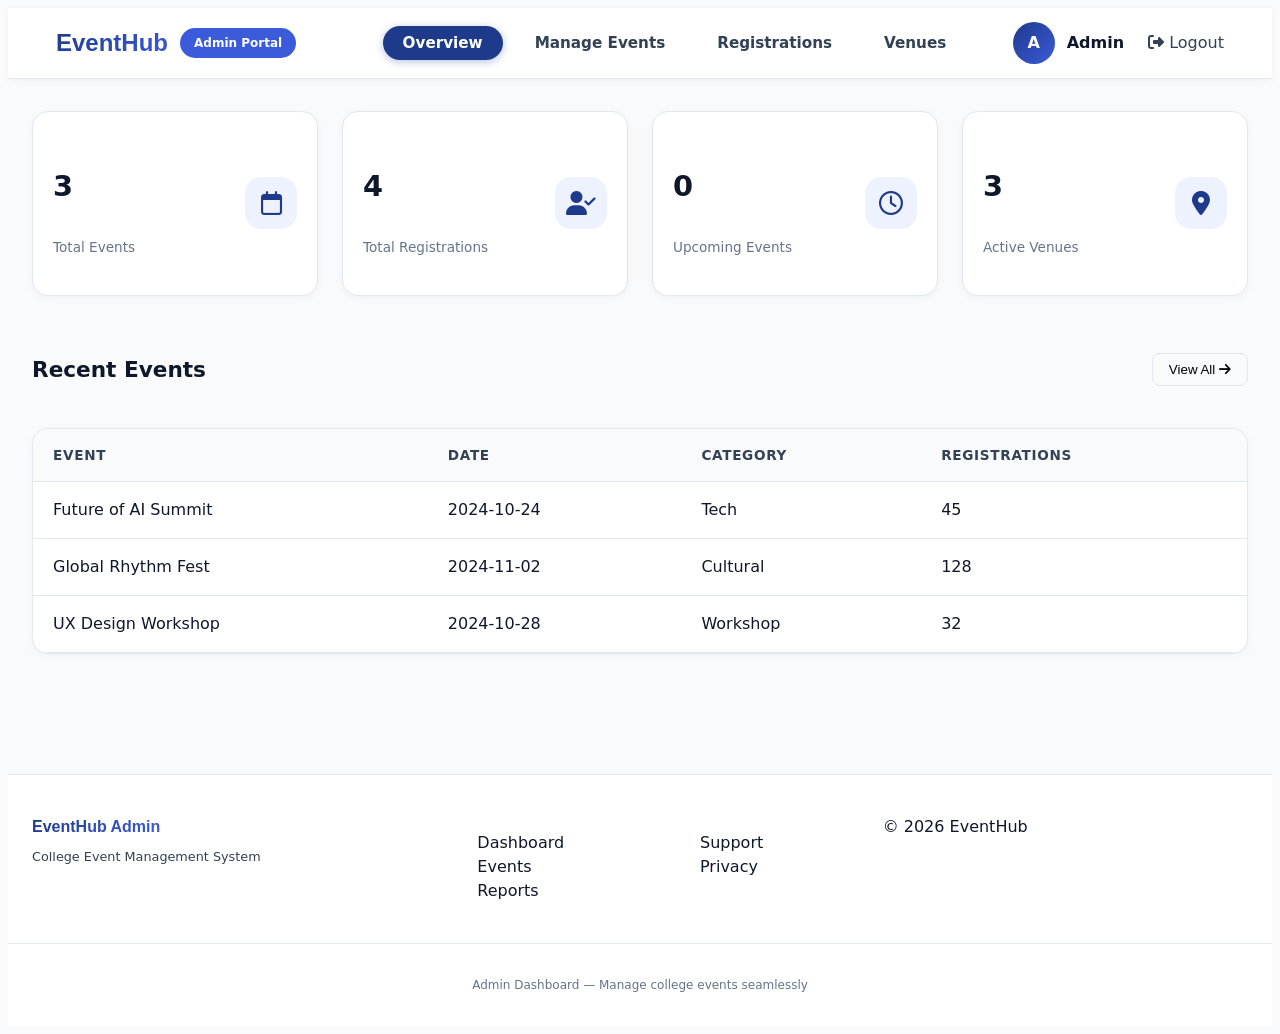
<file: Versions/salim/asset/pages/admin.html>
<!DOCTYPE html>
<html lang="en">

<head>
    <meta charset="UTF-8">
    <meta name="viewport" content="width=device-width, initial-scale=1.0">
    <title>EventHub - College Admin Dashboard</title>
    <link rel="stylesheet" href="https://cdnjs.cloudflare.com/ajax/libs/font-awesome/6.5.0/css/all.min.css">
    <link rel="stylesheet" href="../css/college.css">

</head>

<body>

    <header class="admin-header">
        <div style="display: flex; align-items: center;">
            <span class="logo">EventHub</span>
            <span class="admin-badge">Admin Portal</span>
        </div>
        <nav>
            <ul>
                <li><button class="nav-btn active" onclick="showAdminPage('overview')"
                        id="nav-overview">Overview</button></li>
                <li><button class="nav-btn" onclick="showAdminPage('events')" id="nav-events">Manage Events</button>
                </li>
                <li><button class="nav-btn" onclick="showAdminPage('registrations')"
                        id="nav-registrations">Registrations</button></li>
                <li><button class="nav-btn" onclick="showAdminPage('venues')" id="nav-venues">Venues</button></li>
            </ul>
        </nav>
        <div class="header-right">
            <div class="admin-info">
                <div class="admin-avatar">A</div>
                <span style="font-weight: 600;">Admin</span>
            </div>
            <a href="#" class="logout-link" onclick="showToast('Logged out successfully', 'success'); return false;"><i
                    class="fa-solid fa-sign-out-alt"></i> Logout</a>
        </div>
    </header>

    <div class="dashboard-container">
        <!-- OVERVIEW PAGE -->
        <div id="page-overview" class="admin-page active">
            <div class="stats-grid" id="statsGrid">
                <div class="stat-card">
                    <div class="stat-left">
                        <h3 id="totalEvents">0</h3>
                        <p>Total Events</p>
                    </div>
                    <div class="stat-icon"><i class="fa-regular fa-calendar"></i></div>
                </div>
                <div class="stat-card">
                    <div class="stat-left">
                        <h3 id="totalRegistrations">0</h3>
                        <p>Total Registrations</p>
                    </div>
                    <div class="stat-icon"><i class="fa-solid fa-user-check"></i></div>
                </div>
                <div class="stat-card">
                    <div class="stat-left">
                        <h3 id="upcomingEvents">0</h3>
                        <p>Upcoming Events</p>
                    </div>
                    <div class="stat-icon"><i class="fa-regular fa-clock"></i></div>
                </div>
                <div class="stat-card">
                    <div class="stat-left">
                        <h3 id="totalVenues">0</h3>
                        <p>Active Venues</p>
                    </div>
                    <div class="stat-icon"><i class="fa-solid fa-location-dot"></i></div>
                </div>
            </div>
            <div class="section-header">
                <h2>Recent Events</h2><button class="btn-outline" onclick="showAdminPage('events')">View All <i
                        class="fa-solid fa-arrow-right"></i></button>
            </div>
            <div class="data-table-wrapper">
                <table class="data-table" id="recentEventsTable">
                    <thead>
                        <tr>
                            <th>Event</th>
                            <th>Date</th>
                            <th>Category</th>
                            <th>Registrations</th>
                        </tr>
                    </thead>
                    <tbody id="recentEventsBody"></tbody>
                </table>
            </div>
        </div>

        <!-- MANAGE EVENTS PAGE -->
        <div id="page-events" class="admin-page">
            <div class="section-header">
                <h2><i class="fa-regular fa-calendar-plus"></i> All Events</h2><button class="btn-primary"
                    onclick="openEventModal()"><i class="fa-solid fa-plus"></i> Create Event</button>
            </div>
            <div class="data-table-wrapper">
                <table class="data-table">
                    <thead>
                        <tr>
                            <th>Title</th>
                            <th>Date</th>
                            <th>Time</th>
                            <th>Venue</th>
                            <th>Category</th>
                            <th>Capacity</th>
                            <th>Registered</th>
                            <th>Actions</th>
                        </tr>
                    </thead>
                    <tbody id="eventsTableBody"></tbody>
                </table>
            </div>
        </div>

        <!-- REGISTRATIONS PAGE -->
        <div id="page-registrations" class="admin-page">
            <div class="section-header">
                <h2><i class="fa-solid fa-list-check"></i> Student Registrations</h2>
                <div><input type="text" id="searchReg" placeholder="Search by student or event..."
                        style="padding: 8px 14px; border: 1px solid var(--border); border-radius: 8px; width: 240px;">
                </div>
            </div>
            <div class="data-table-wrapper">
                <table class="data-table">
                    <thead>
                        <tr>
                            <th>Student</th>
                            <th>Event</th>
                            <th>Registration Date</th>
                            <th>Status</th>
                            <th>Action</th>
                        </tr>
                    </thead>
                    <tbody id="registrationsTableBody"></tbody>
                </table>
            </div>
        </div>

        <!-- VENUES PAGE -->
        <div id="page-venues" class="admin-page">
            <div class="section-header">
                <h2><i class="fa-solid fa-building"></i> Campus Venues</h2><button class="btn-primary"
                    onclick="openVenueModal()"><i class="fa-solid fa-plus"></i> Add Venue</button>
            </div>
            <div class="data-table-wrapper">
                <table class="data-table">
                    <thead>
                        <tr>
                            <th>Venue Name</th>
                            <th>Capacity</th>
                            <th>Location</th>
                            <th>Facilities</th>
                            <th>Actions</th>
                        </tr>
                    </thead>
                    <tbody id="venuesTableBody"></tbody>
                </table>
            </div>
        </div>
    </div>

    <footer>
        <div class="footer-wrapper">
            <div><span class="logo" style="font-size:1rem;">EventHub Admin</span>
                <p style="color:var(--text-mid); font-size:0.8rem; margin-top:8px;">College Event Management System</p>
            </div>
            <div>
                <ul style="list-style:none;">
                    <li>Dashboard</li>
                    <li>Events</li>
                    <li>Reports</li>
                </ul>
            </div>
            <div>
                <ul style="list-style:none;">
                    <li>Support</li>
                    <li>Privacy</li>
                </ul>
            </div>
            <div><span>© 2026 EventHub</span></div>
        </div>
        <div class="footer-bottom">
            <p>Admin Dashboard — Manage college events seamlessly</p>
        </div>
    </footer>

    <div id="eventModal" class="modal-overlay">
        <div class="modal">
            <div class="modal-header">
                <h3>Create / Edit Event</h3><button class="modal-close" onclick="closeEventModal()"><i
                        class="fa-solid fa-times"></i></button>
            </div>
            <form id="eventForm"><input type="hidden" id="eventId">
                <div class="form-group"><label>Event Title</label><input type="text" id="eventTitle" required></div>
                <div class="form-row">
                    <div class="form-group"><label>Date</label><input type="date" id="eventDate" required></div>
                    <div class="form-group"><label>Time</label><input type="text" id="eventTime" placeholder="10:00 AM"
                            required></div>
                </div>
                <div class="form-group"><label>Venue</label><input type="text" id="eventVenue" required></div>
                <div class="form-row">
                    <div class="form-group"><label>Category</label><select id="eventCategory">
                            <option>Tech</option>
                            <option>Cultural</option>
                            <option>Workshop</option>
                            <option>Sports</option>
                            <option>Academic</option>
                        </select></div>
                    <div class="form-group"><label>Capacity</label><input type="number" id="eventCapacity" value="100"
                            required></div>
                </div>
                <div class="form-group"><label>Description</label><textarea id="eventDesc" rows="3"
                        placeholder="Event description..."></textarea></div>
                <div class="modal-actions"><button type="button" class="btn-outline"
                        onclick="closeEventModal()">Cancel</button><button type="submit" class="btn-primary">Save
                        Event</button></div>
            </form>
        </div>
    </div>

    <div id="venueModal" class="modal-overlay">
        <div class="modal">
            <div class="modal-header">
                <h3>Add / Edit Venue</h3><button class="modal-close" onclick="closeVenueModal()"><i
                        class="fa-solid fa-times"></i></button>
            </div>
            <form id="venueForm"><input type="hidden" id="venueId">
                <div class="form-group"><label>Venue Name</label><input type="text" id="venueName" required></div>
                <div class="form-group"><label>Capacity</label><input type="number" id="venueCapacity" required></div>
                <div class="form-group"><label>Location</label><input type="text" id="venueLocation" required></div>
                <div class="form-group"><label>Facilities</label><input type="text" id="venueFacilities"
                        placeholder="Projector, AC, etc"></div>
                <div class="modal-actions"><button type="button" class="btn-outline"
                        onclick="closeVenueModal()">Cancel</button><button type="submit" class="btn-primary">Save
                        Venue</button></div>
            </form>
        </div>
    </div>

    <div id="toast" class="toast"></div>

</body>

<script src="../js/college.js"></script>

</html>
</file>
<file: asset/css/college.css>
* {
    margin: 0;
    padding: 0;
    box-sizing: border-box;
}

:root {
    --primary: #1e3a8a;
    --primary-dk: #0f2b6d;
    --primary-light: #3b5bdb;
    --secondary: #f59e0b;
    --accent-teal: #0ea5b0;
    --accent-amber: #f59e0b;
    --text-dark: #0f172a;
    --text-mid: #334155;
    --text-light: #64748b;
    --bg: #f8fafc;
    --white: #ffffff;
    --border: #e2e8f0;
    --shadow-sm: 0 2px 8px rgba(0, 0, 0, 0.04);
    --shadow-md: 0 4px 16px rgba(0, 0, 0, 0.06);
    --shadow-lg: 0 12px 32px rgba(0, 0, 0, 0.1);
    --radius: 16px;
    --radius-md: 12px;
    --radius-sm: 8px;
    --success: #10b981;
    --danger: #ef4444;
    --warning: #f59e0b;
}

body {
    font-family: 'Inter', 'Segoe UI', system-ui, sans-serif;
    background: var(--bg);
    color: var(--text-dark);
    line-height: 1.5;
}

/* Header */
.admin-header {
    display: flex;
    align-items: center;
    justify-content: space-between;
    padding: 0 48px;
    height: 70px;
    background: var(--white);
    border-bottom: 1px solid var(--border);
    position: sticky;
    top: 0;
    z-index: 100;
    box-shadow: var(--shadow-sm);
}

.logo {
    font-family: 'Inter', sans-serif;
    font-size: 1.5rem;
    font-weight: 800;
    background: linear-gradient(135deg, var(--primary) 0%, var(--primary-light) 100%);
    -webkit-background-clip: text;
    background-clip: text;
    color: transparent;
}

.admin-badge {
    background: var(--primary-light);
    color: white;
    padding: 6px 14px;
    border-radius: 40px;
    font-size: 0.75rem;
    font-weight: 600;
    margin-left: 12px;
}

nav ul {
    display: flex;
    list-style: none;
    gap: 12px;
}

.nav-btn {
    background: none;
    border: none;
    font-size: 0.95rem;
    font-weight: 600;
    color: var(--text-mid);
    padding: 8px 20px;
    border-radius: 40px;
    cursor: pointer;
    transition: all 0.2s;
    font-family: inherit;
}

.nav-btn:hover {
    background: var(--bg);
    color: var(--primary);
}

.nav-btn.active {
    background: var(--primary);
    color: white;
    box-shadow: 0 2px 8px rgba(30, 58, 138, 0.3);
}

.header-right {
    display: flex;
    align-items: center;
    gap: 24px;
}

.admin-info {
    display: flex;
    align-items: center;
    gap: 12px;
    cursor: pointer;
    padding: 6px 12px;
    border-radius: 40px;
    transition: background 0.2s;
}

.admin-info:hover {
    background: var(--bg);
}

.admin-avatar {
    width: 42px;
    height: 42px;
    border-radius: 50%;
    overflow: hidden;
    background: linear-gradient(135deg, var(--primary), var(--primary-light));
}

.admin-avatar img {
    width: 100%;
    height: 100%;
    object-fit: cover;
}

.admin-name {
    font-weight: 600;
    color: var(--text-dark);
}

.admin-role {
    font-size: 0.7rem;
    color: var(--text-light);
}

.logout-link {
    text-decoration: none;
    color: var(--text-mid);
    font-weight: 500;
    transition: color 0.2s;
}

.logout-link:hover {
    color: var(--danger);
}

/* Main Container */
.dashboard-container {
    max-width: 1400px;
    margin: 0 auto;
    padding: 32px 24px 60px;
}

/* Page Sections */
.admin-page {
    display: none;
    animation: fadeIn 0.3s ease;
}

.admin-page.active {
    display: block;
}

@keyframes fadeIn {
    from {
        opacity: 0;
        transform: translateY(8px);
    }

    to {
        opacity: 1;
        transform: translateY(0);
    }
}

/* Stats Grid */
.stats-grid {
    display: grid;
    grid-template-columns: repeat(4, 1fr);
    gap: 24px;
    margin-bottom: 40px;
}

.stat-card {
    background: var(--white);
    border-radius: var(--radius);
    padding: 24px 20px;
    display: flex;
    align-items: center;
    justify-content: space-between;
    box-shadow: var(--shadow-sm);
    border: 1px solid var(--border);
    transition: transform 0.2s, box-shadow 0.2s;
}

.stat-card:hover {
    transform: translateY(-3px);
    box-shadow: var(--shadow-md);
}

.stat-left h3 {
    font-size: 1.8rem;
    font-weight: 800;
    color: var(--text-dark);
}

.stat-left p {
    font-size: 0.85rem;
    color: var(--text-light);
    font-weight: 500;
}

.stat-icon {
    width: 52px;
    height: 52px;
    background: #eef2ff;
    border-radius: 16px;
    display: flex;
    align-items: center;
    justify-content: center;
    font-size: 1.5rem;
    color: var(--primary);
}

/* Section Header */
.section-header {
    display: flex;
    justify-content: space-between;
    align-items: center;
    margin-bottom: 24px;
    flex-wrap: wrap;
    gap: 16px;
}

.section-header h2 {
    font-size: 1.35rem;
    font-weight: 700;
    color: var(--text-dark);
}

.btn-primary {
    background: var(--primary);
    color: white;
    border: none;
    padding: 10px 20px;
    border-radius: 10px;
    font-weight: 600;
    cursor: pointer;
    display: flex;
    align-items: center;
    gap: 8px;
    transition: background 0.2s;
}

.btn-primary:hover {
    background: var(--primary-dk);
}

.btn-outline {
    background: transparent;
    border: 1px solid var(--border);
    padding: 8px 16px;
    border-radius: 8px;
    font-weight: 500;
    cursor: pointer;
    transition: all 0.2s;
}

.btn-outline:hover {
    border-color: var(--primary);
    color: var(--primary);
}

.btn-danger {
    background: var(--danger);
    color: white;
    border: none;
    padding: 6px 14px;
    border-radius: 6px;
    font-size: 0.75rem;
    cursor: pointer;
    transition: opacity 0.2s;
}

.btn-danger:hover {
    opacity: 0.8;
}

.btn-sm {
    padding: 4px 12px;
    font-size: 0.7rem;
}

/* Tables */
.data-table-wrapper {
    background: var(--white);
    border-radius: var(--radius);
    border: 1px solid var(--border);
    overflow-x: auto;
    box-shadow: var(--shadow-sm);
}

.data-table {
    width: 100%;
    border-collapse: collapse;
}

.data-table th,
.data-table td {
    padding: 16px 20px;
    text-align: left;
    border-bottom: 1px solid var(--border);
}

.data-table th {
    background: var(--bg);
    font-weight: 700;
    color: var(--text-mid);
    font-size: 0.85rem;
    text-transform: uppercase;
    letter-spacing: 0.05em;
}

.data-table tr:hover {
    background: var(--bg);
}

.badge {
    padding: 4px 12px;
    border-radius: 20px;
    font-size: 0.7rem;
    font-weight: 600;
    display: inline-block;
}

.badge-tech {
    background: #dee0ff;
    color: #293ca0;
}

.badge-cultural {
    background: #ffdcc6;
    color: #713700;
}

.badge-workshop {
    background: #d4edda;
    color: #155724;
}

.badge-sports {
    background: #fff3cd;
    color: #856404;
}

.badge-academic {
    background: #cce7ff;
    color: #0047ab;
}

.action-icons i {
    margin: 0 6px;
    cursor: pointer;
    color: var(--text-light);
    transition: color 0.2s;
}

.action-icons i:hover {
    color: var(--primary);
}

.action-icons .fa-trash-alt:hover {
    color: var(--danger);
}

/* Modal */
.modal-overlay {
    position: fixed;
    top: 0;
    left: 0;
    right: 0;
    bottom: 0;
    background: rgba(0, 0, 0, 0.5);
    display: flex;
    align-items: center;
    justify-content: center;
    z-index: 1000;
    opacity: 0;
    visibility: hidden;
    transition: all 0.3s;
}

.modal-overlay.active {
    opacity: 1;
    visibility: visible;
}

.modal {
    background: var(--white);
    border-radius: var(--radius);
    width: 90%;
    max-width: 550px;
    max-height: 85vh;
    overflow-y: auto;
    padding: 28px;
    box-shadow: var(--shadow-lg);
}

.modal-header {
    display: flex;
    justify-content: space-between;
    align-items: center;
    margin-bottom: 24px;
}

.modal-header h3 {
    font-size: 1.3rem;
    font-weight: 700;
}

.modal-close {
    background: none;
    border: none;
    font-size: 1.2rem;
    cursor: pointer;
    color: var(--text-light);
}

.form-group {
    margin-bottom: 20px;
}

.form-group label {
    display: block;
    font-size: 0.8rem;
    font-weight: 600;
    margin-bottom: 6px;
    color: var(--text-mid);
}

.form-group input,
.form-group select,
.form-group textarea {
    width: 100%;
    padding: 12px 14px;
    border: 1px solid var(--border);
    border-radius: 10px;
    font-family: inherit;
    font-size: 0.9rem;
    outline: none;
    transition: border-color 0.2s;
}

.form-group input:focus,
.form-group select:focus,
.form-group textarea:focus {
    border-color: var(--primary);
}

.form-row {
    display: grid;
    grid-template-columns: 1fr 1fr;
    gap: 16px;
}

.modal-actions {
    display: flex;
    justify-content: flex-end;
    gap: 12px;
    margin-top: 24px;
}

/* Profile Section inside Admin */
.admin-profile-layout {
    display: grid;
    grid-template-columns: 300px 1fr;
    gap: 32px;
}

.admin-profile-card {
    background: var(--white);
    border-radius: var(--radius);
    padding: 32px 24px;
    text-align: center;
    border: 1px solid var(--border);
}

.admin-profile-avatar {
    width: 140px;
    height: 140px;
    border-radius: 50%;
    overflow: hidden;
    margin: 0 auto 20px;
    border: 4px solid var(--primary-light);
}

.admin-profile-avatar img {
    width: 100%;
    height: 100%;
    object-fit: cover;
}

.admin-profile-name {
    font-size: 1.4rem;
    font-weight: 800;
    margin-bottom: 6px;
}

.admin-profile-role {
    background: #eef2ff;
    color: var(--primary);
    padding: 4px 16px;
    border-radius: 40px;
    font-size: 0.75rem;
    font-weight: 600;
    display: inline-block;
}

.admin-info-grid {
    background: var(--white);
    border-radius: var(--radius);
    padding: 32px;
    border: 1px solid var(--border);
    display: grid;
    grid-template-columns: 1fr 1fr;
    gap: 28px;
}

/* Toast */
.toast {
    position: fixed;
    bottom: 28px;
    right: 28px;
    background: var(--text-dark);
    color: #fff;
    padding: 14px 22px;
    border-radius: 10px;
    font-size: 0.875rem;
    font-weight: 500;
    z-index: 9999;
    opacity: 0;
    transform: translateY(12px);
    transition: opacity 0.3s, transform 0.3s;
    pointer-events: none;
}

.toast.show {
    opacity: 1;
    transform: translateY(0);
}

.toast.success {
    background: #065f46;
}

.toast.error {
    background: #991b1b;
}

/* Footer */
footer {
    background: var(--white);
    border-top: 1px solid var(--border);
    margin-top: 60px;
}

.footer-wrapper {
    max-width: 1400px;
    margin: 0 auto;
    padding: 40px 24px 24px;
    display: grid;
    grid-template-columns: 2fr 1fr 1fr 2fr;
    gap: 40px;
}

.footer-bottom {
    text-align: center;
    padding: 20px;
    border-top: 1px solid var(--border);
    font-size: 0.75rem;
    color: var(--text-light);
}

/* ── Image Upload ── */
.image-upload-area {
    border: 2px dashed var(--border);
    border-radius: var(--radius-md);
    cursor: pointer;
    overflow: hidden;
    transition: border-color 0.2s, background 0.2s;
    min-height: 140px;
    display: flex;
    align-items: center;
    justify-content: center;
    position: relative;
    background: var(--bg);
}

.image-upload-area:hover {
    border-color: var(--primary);
    background: #eef2ff;
}

.image-upload-area.has-image {
    border-style: solid;
    border-color: var(--primary);
    min-height: 200px;
}

.image-upload-placeholder {
    display: flex;
    flex-direction: column;
    align-items: center;
    gap: 8px;
    color: var(--text-light);
    padding: 24px;
    pointer-events: none;
}

.image-upload-placeholder i {
    font-size: 2rem;
    color: var(--primary);
    opacity: 0.6;
}

.image-upload-placeholder span {
    font-size: 0.875rem;
    font-weight: 600;
    color: var(--text-mid);
}

.image-upload-placeholder p {
    font-size: 0.75rem;
    color: var(--text-light);
}

.image-preview {
    width: 100%;
    height: 200px;
    object-fit: cover;
    display: block;
    pointer-events: none;
}

.btn-remove-image {
    display: inline-flex;
    align-items: center;
    gap: 6px;
    margin-top: 8px;
    background: none;
    border: 1px solid var(--border);
    color: var(--danger);
    font-size: 0.75rem;
    font-weight: 600;
    padding: 5px 12px;
    border-radius: 6px;
    cursor: pointer;
    transition: background 0.2s, border-color 0.2s;
}

.btn-remove-image:hover {
    background: #fef2f2;
    border-color: var(--danger);
}
</file>
<file: asset/css/sign.css>
/* ── RESET ──────────────────────────────────── */
*, *::before, *::after {
    margin: 0;
    padding: 0;
    box-sizing: border-box;
}

/* ── ROOT ───────────────────────────────────── */
:root {
    --primary:      #1e3a8a;
    --primary-lt:   #3b5bdb;
    --primary-bg:   #eef2ff;
    --accent:       #10b981;
    --danger:       #ef4444;
    --success:      #10b981;
    --text:         #0f172a;
    --text-mid:     #475569;
    --text-light:   #94a3b8;
    --border:       #e2e8f0;
    --white:        #ffffff;
    --bg:           #f1f5ff;
    --radius:       12px;
    --radius-sm:    8px;
    --shadow:       0 16px 48px rgba(30, 58, 138, 0.12);
    --font:         'Segoe UI', system-ui, sans-serif;
}

/* ── BODY ───────────────────────────────────── */
body, .login-bg {
    min-height: 100vh;
    background: radial-gradient(ellipse at 60% 0%, #dde6ff 0%, #f0f4ff 45%, #f8fafc 100%);
    display: flex;
    justify-content: center;
    align-items: flex-start;
    padding: 2.5rem 1rem;
    font-family: var(--font);
    color: var(--text);
}

/* ── CONTAINERS ─────────────────────────────── */
.login-container,
.register-container {
    background: var(--white);
    width: 100%;
    max-width: 420px;
    border-radius: 20px;
    padding: 2.5rem 2rem;
    box-shadow: var(--shadow);
    border: 1px solid rgba(30, 58, 138, 0.07);
}

/* ── LOGO ───────────────────────────────────── */
.logo {
    font-size: 1.75rem;
    font-weight: 800;
    background: linear-gradient(135deg, var(--primary), var(--primary-lt));
    -webkit-background-clip: text;
    background-clip: text;
    color: transparent;
    text-align: center;
    margin-bottom: 0.25rem;
}

.subtitle {
    text-align: center;
    font-size: 0.875rem;
    color: var(--text-mid);
    margin-bottom: 1.5rem;
}

/* ── ROLE SWITCH ────────────────────────────── */
.role-switch {
    display: flex;
    background: var(--bg);
    border-radius: 10px;
    padding: 4px;
    margin-bottom: 1.25rem;
    gap: 4px;
}

.role-switch button {
    flex: 1;
    padding: 0.55rem 0;
    border: none;
    background: transparent;
    border-radius: 7px;
    font-size: 0.875rem;
    font-weight: 600;
    color: var(--text-mid);
    cursor: pointer;
    transition: all 0.2s;
    font-family: var(--font);
}

.role-switch button:hover {
    color: var(--primary);
}

.role-switch button.active {
    background: var(--white);
    color: var(--primary);
    box-shadow: 0 2px 8px rgba(30, 58, 138, 0.15);
}

/* ── BANNERS ────────────────────────────────── */
.auth-error,
.auth-success {
    padding: 0.65rem 1rem;
    border-radius: var(--radius-sm);
    font-size: 0.82rem;
    font-weight: 500;
    margin-bottom: 1rem;
    display: none;
}

.auth-error {
    background: #fef2f2;
    color: #991b1b;
    border: 1px solid #fecaca;
}

.auth-success {
    background: #f0fdf4;
    color: #166534;
    border: 1px solid #bbf7d0;
}

/* ── FORM SECTION ───────────────────────────── */
.form-section {
    background: var(--bg);
    border-radius: var(--radius);
    padding: 1rem 1rem 0.5rem;
    margin-bottom: 1rem;
    border: 1px solid rgba(30, 58, 138, 0.06);
    transition: box-shadow 0.2s;
}

.form-section:focus-within {
    box-shadow: 0 4px 16px rgba(30, 58, 138, 0.08);
}

.section-title {
    font-size: 0.75rem;
    font-weight: 700;
    text-transform: uppercase;
    letter-spacing: 0.06em;
    color: var(--primary);
    margin-bottom: 0.75rem;
    display: flex;
    align-items: center;
    gap: 0.4rem;
}

/* ── INPUT BOX (icon + input) ───────────────── */
.input-box {
    display: flex;
    align-items: center;
    background: var(--white);
    border: 1px solid var(--border);
    border-radius: var(--radius-sm);
    padding: 0 0.9rem;
    height: 44px;
    margin-bottom: 0.65rem;
    transition: border-color 0.2s, box-shadow 0.2s;
    gap: 0.6rem;
}

.input-box:focus-within {
    border-color: var(--primary-lt);
    box-shadow: 0 0 0 3px rgba(59, 91, 219, 0.12);
}

.input-box i {
    font-size: 0.85rem;
    color: var(--text-light);
    flex-shrink: 0;
    width: 14px;
    text-align: center;
}

.input-box input {
    flex: 1;
    border: none;
    background: transparent;
    outline: none;
    font-size: 0.875rem;
    color: var(--text);
    font-family: var(--font);
    height: 100%;
}

.input-box input::placeholder {
    color: var(--text-light);
}

/* toggle password eye icon */
.toggle-pw {
    cursor: pointer;
    font-size: 0.85rem !important;
    color: var(--text-light) !important;
    transition: color 0.2s;
}

.toggle-pw:hover {
    color: var(--primary) !important;
}

/* ── SELECT BOX ─────────────────────────────── */
.select-box {
    display: flex;
    align-items: center;
    background: var(--white);
    border: 1px solid var(--border);
    border-radius: var(--radius-sm);
    padding: 0 0.9rem;
    height: 44px;
    margin-bottom: 0.65rem;
    gap: 0.6rem;
    transition: border-color 0.2s, box-shadow 0.2s;
}

.select-box:focus-within {
    border-color: var(--primary-lt);
    box-shadow: 0 0 0 3px rgba(59, 91, 219, 0.12);
}

.select-box i {
    font-size: 0.85rem;
    color: var(--text-light);
    flex-shrink: 0;
    width: 14px;
    text-align: center;
}

.select-box select {
    flex: 1;
    border: none;
    background: transparent;
    outline: none;
    font-size: 0.875rem;
    color: var(--text);
    font-family: var(--font);
    height: 100%;
    cursor: pointer;
    appearance: none;
    -webkit-appearance: none;
}

/* keep old raw select inside form-section working too */
.form-section > select,
.login-container select,
.register-container > select {
    width: 100%;
    padding: 0.65rem 0.9rem;
    margin-bottom: 0.65rem;
    border: 1px solid var(--border);
    border-radius: var(--radius-sm);
    background: var(--white);
    font-size: 0.875rem;
    font-family: var(--font);
    color: var(--text);
    outline: none;
    appearance: none;
    cursor: pointer;
    transition: border-color 0.2s;
}

.form-section > select:focus {
    border-color: var(--primary-lt);
    box-shadow: 0 0 0 3px rgba(59, 91, 219, 0.12);
}

/* ── PASSWORD STRENGTH ──────────────────────── */
.pw-strength-bar {
    height: 4px;
    background: var(--border);
    border-radius: 999px;
    margin: 0 0 0.35rem;
    overflow: hidden;
}

.pw-strength-fill {
    height: 100%;
    width: 0%;
    border-radius: 999px;
    transition: width 0.3s, background 0.3s;
}

.pw-strength-label {
    font-size: 0.7rem;
    font-weight: 600;
    text-align: right;
    min-height: 1rem;
    margin-bottom: 0.25rem;
}

/* ── FORGOT ─────────────────────────────────── */
.forgot {
    text-align: right;
    font-size: 0.75rem;
    margin-bottom: 0.75rem;
}

.forgot a {
    color: var(--primary-lt);
    text-decoration: none;
    font-weight: 500;
}

.forgot a:hover {
    text-decoration: underline;
}

/* ── SUBMIT BUTTON ──────────────────────────── */
.login-btn {
    width: 100%;
    padding: 0.8rem;
    background: var(--primary);
    color: var(--white);
    border: none;
    border-radius: var(--radius-sm);
    font-size: 0.925rem;
    font-weight: 700;
    font-family: var(--font);
    cursor: pointer;
    display: flex;
    align-items: center;
    justify-content: center;
    gap: 0.5rem;
    margin-top: 0.5rem;
    transition: background 0.2s, transform 0.15s;
}

.login-btn:hover:not(:disabled) {
    background: #1e40af;
    transform: translateY(-1px);
}

.login-btn:disabled {
    opacity: 0.7;
    cursor: not-allowed;
}

/* ── SPINNER ────────────────────────────────── */
.spinner {
    width: 16px;
    height: 16px;
    border: 2px solid rgba(255, 255, 255, 0.4);
    border-top-color: var(--white);
    border-radius: 50%;
    animation: spin 0.7s linear infinite;
    display: inline-block;
}

@keyframes spin {
    to { transform: rotate(360deg); }
}

/* ── BOTTOM TEXT ────────────────────────────── */
.register-text {
    text-align: center;
    margin-top: 1.25rem;
    font-size: 0.82rem;
    color: var(--text-mid);
}

.register-text a {
    color: var(--primary-lt);
    font-weight: 600;
    text-decoration: none;
}

.register-text a:hover {
    text-decoration: underline;
}

/* ── ROLE FIELDS (toggled by JS) ────────────── */
.role-fields {
    display: none;
}

/* ── RESPONSIVE ─────────────────────────────── */
@media (max-width: 480px) {
    .login-container,
    .register-container {
        padding: 1.75rem 1.25rem;
        border-radius: 16px;
    }
}
</file>
<file: asset/css/stshome.css>
@import url('https://fonts.googleapis.com/css2?family=Sora:wght@400;500;600;700;800&family=DM+Sans:ital,wght@0,400;0,500;0,600;1,400&display=swap');

*,
*::before,
*::after {
  margin: 0;
  padding: 0;
  box-sizing: border-box;
}

:root {
  --primary: #1a1aaf;
  --primary-dark: #12127e;
  --primary-light: #eeeeff;
  --accent-orange: #f97316;
  --accent-teal: #0ea5b0;
  --accent-amber: #f59e0b;
  --text-dark: #0f0f1a;
  --text-mid: #444466;
  --text-light: #888aaa;
  --border: #e4e5f0;
  --bg: #f5f6fb;
  --white: #ffffff;
  --card-shadow: 0 2px 14px rgba(26, 26, 175, 0.07);
  --card-shadow-hover: 0 12px 36px rgba(26, 26, 175, 0.14);
  --radius: 14px;
  --radius-sm: 8px;
}

html {
  scroll-behavior: smooth;
}

body {
  font-family: 'DM Sans', sans-serif;
  background: var(--bg);
  color: var(--text-dark);
  line-height: 1.6;
}

/* ── HIDDEN BY DEFAULT (JS toggles) ── */
.register,
.student-profile,
.sts-events-page {
  display: none;
}

/* ── HEADER ── */
header {
  display: flex;
  align-items: center;
  justify-content: space-between;
  padding: 0 48px;
  height: 64px;
  background: var(--white);
  border-bottom: 1px solid var(--border);
  position: sticky;
  top: 0;
  z-index: 100;
  gap: 24px;
}

header>span {
  font-family: 'Sora', sans-serif;
  font-size: 1.25rem;
  font-weight: 800;
  color: var(--primary);
  letter-spacing: -0.5px;
  white-space: nowrap;
}

header nav ul {
  display: flex;
  list-style: none;
  gap: 4px;
}

header nav ul li button {
  background: none;
  border: none;
  font-family: 'DM Sans', sans-serif;
  font-size: 0.9rem;
  font-weight: 500;
  color: var(--text-mid);
  padding: 7px 16px;
  border-radius: 7px;
  cursor: pointer;
  transition: color 0.2s, background 0.2s;
}

header nav ul li button:hover {
  color: var(--primary);
  background: var(--primary-light);
}

header nav ul li button.active {
  color: var(--primary);
  font-weight: 600;
  background: var(--primary-light);
}

header>div {
  display: flex;
  align-items: center;
  gap: 16px;
}

.header-search {
  display: flex;
  align-items: center;
  gap: 8px;
  background: var(--bg);
  border: 1px solid var(--border);
  border-radius: 8px;
  padding: 7px 14px;
  width: 220px;
  transition: border-color 0.2s;
}

.header-search:focus-within {
  border-color: var(--primary);
}

.header-search i {
  color: var(--text-light);
  font-size: 0.85rem;
  flex-shrink: 0;
}

.header-search input {
  border: none;
  background: transparent;
  outline: none;
  font-family: 'DM Sans', sans-serif;
  font-size: 0.875rem;
  color: var(--text-dark);
  width: 100%;
}

.header-search input::placeholder {
  color: var(--text-light);
}

header>div>a {
  text-decoration: none;
  font-size: 0.875rem;
  font-weight: 500;
  color: var(--text-mid);
  transition: color 0.2s;
  white-space: nowrap;
}

header>div>a:hover {
  color: var(--primary);
}

/* ─────────────────────────────────────────────────
   HOME PAGE
───────────────────────────────────────────────── */
.sts-hero {
  max-width: 1120px;
  margin: 0 auto;
  padding: 48px 24px 72px;
}

/* Intro row */
.sts-intro {
  display: flex;
  align-items: flex-start;
  justify-content: space-between;
  margin-bottom: 40px;
  gap: 24px;
}

.sts-intro-text {}

.sts-intro-text>span {
  font-family: 'Sora', sans-serif;
  font-size: 2rem;
  font-weight: 800;
  color: var(--text-dark);
  line-height: 1.2;
  display: block;
}

.sts-intro-text p {
  font-size: 0.95rem;
  color: var(--text-mid);
  margin-top: 6px;
}

.btn-explore-all {
  align-self: center;
  background: var(--primary);
  color: #fff;
  font-family: 'DM Sans', sans-serif;
  font-size: 0.875rem;
  font-weight: 600;
  padding: 12px 22px;
  border-radius: 9px;
  border: none;
  cursor: pointer;
  white-space: nowrap;
  transition: background 0.2s, transform 0.15s;
  flex-shrink: 0;
}

.btn-explore-all:hover {
  background: var(--primary-dark);
  transform: translateY(-1px);
}

/* Stats cards */
.sts-stats {
  display: grid;
  grid-template-columns: repeat(3, 1fr);
  gap: 20px;
  margin-bottom: 52px;
}

.sts-event-card {
  background: var(--white);
  border: 1px solid var(--border);
  border-radius: var(--radius);
  padding: 24px 28px;
  display: flex;
  align-items: center;
  gap: 20px;
  box-shadow: var(--card-shadow);
  transition: box-shadow 0.2s;
}

.sts-event-card:hover {
  box-shadow: var(--card-shadow-hover);
}

.sts-event-card-icon {
  width: 50px;
  height: 50px;
  display: flex;
  align-items: center;
  justify-content: center;
  border-radius: 12px;
  font-size: 1.25rem;
  flex-shrink: 0;
}

.sts-event-card-icon.blue {
  background: #e8e8ff;
  color: var(--primary);
}

.sts-event-card-icon.teal {
  background: #e0f7f9;
  color: var(--accent-teal);
}

.sts-event-card-icon.amber {
  background: #fff3e0;
  color: var(--accent-amber);
}

.sts-event-intro {
  display: flex;
  flex-direction: column;
  gap: 2px;
}

.sts-event-intro span:first-child {
  font-size: 0.72rem;
  font-weight: 700;
  text-transform: uppercase;
  letter-spacing: 0.07em;
  color: var(--text-light);
}

.sts-event-intro span:last-child {
  font-family: 'Sora', sans-serif;
  font-size: 1.9rem;
  font-weight: 800;
  color: var(--text-dark);
  line-height: 1;
}

/* Upcoming events section */
.sts-section-header {
  display: flex;
  align-items: center;
  justify-content: space-between;
  margin-bottom: 24px;
}

.sts-section-header h2 {
  font-family: 'Sora', sans-serif;
  font-size: 1.35rem;
  font-weight: 700;
  color: var(--text-dark);
}

.sts-section-header a {
  font-size: 0.875rem;
  font-weight: 600;
  color: var(--primary);
  text-decoration: none;
  display: flex;
  align-items: center;
  gap: 4px;
  transition: gap 0.2s;
}

.sts-section-header a:hover {
  gap: 8px;
}

.sts-upcoming-events {
  display: grid;
  grid-template-columns: repeat(3, 1fr);
  gap: 24px;
}

.sts-upcoming-event-card {
  background: var(--white);
  border-radius: var(--radius);
  overflow: hidden;
  border: 1px solid var(--border);
  box-shadow: var(--card-shadow);
  display: flex;
  flex-direction: column;
  transition: transform 0.25s, box-shadow 0.25s;
}

.sts-upcoming-event-card:hover {
  transform: translateY(-4px);
  box-shadow: var(--card-shadow-hover);
}

/* Card image with badge */
.sts-card-img-wrap {
  position: relative;
  height: 185px;
  overflow: hidden;
}

.sts-card-img-wrap img {
  width: 100%;
  height: 100%;
  object-fit: cover;
  display: block;
  transition: transform 0.4s;
}

.sts-upcoming-event-card:hover .sts-card-img-wrap img {
  transform: scale(1.04);
}

.sts-card-badge {
  position: absolute;
  top: 12px;
  right: 12px;
  padding: 4px 10px;
  border-radius: 20px;
  font-size: 0.68rem;
  font-weight: 700;
  letter-spacing: 0.06em;
  text-transform: uppercase;
}

.sts-card-badge.tech {
  background: #dbeafe;
  color: #1d4ed8;
}

.sts-card-badge.cultural {
  background: #fef3c7;
  color: #b45309;
}

.sts-card-badge.workshop {
  background: #d1fae5;
  color: #065f46;
}

.sts-card-badge.sports {
  background: #fce7f3;
  color: #9d174d;
}

.sts-card-badge.default {
  background: #ede9fe;
  color: #6d28d9;
}

.sts-upcoming-event-intro {
  padding: 20px;
  display: flex;
  flex-direction: column;
  gap: 14px;
  flex: 1;
}

.sts-upcomming-wrapper {
  display: flex;
  flex-direction: column;
  gap: 6px;
  flex: 1;
}

.sts-upcomming-wrapper .ev-name {
  font-family: 'Sora', sans-serif;
  font-size: 1rem;
  font-weight: 700;
  color: var(--text-dark);
  line-height: 1.35;
}

.ev-meta {
  display: flex;
  align-items: center;
  gap: 6px;
  font-size: 0.8rem;
  color: var(--text-mid);
  font-weight: 500;
}

.ev-meta i {
  color: var(--text-light);
  font-size: 0.75rem;
  width: 14px;
  text-align: center;
}

.ev-sep {
  color: var(--border);
  margin: 0 2px;
}

.ev-desc {
  font-size: 0.8rem;
  color: var(--text-light);
  margin-top: 2px;
  display: -webkit-box;
  -webkit-line-clamp: 2;
  -webkit-box-orient: vertical;
  overflow: hidden;
  line-height: 1.5;
}

.btn-register {
  width: 100%;
  padding: 12px;
  background: var(--primary);
  color: #fff;
  border: none;
  border-radius: 9px;
  font-family: 'DM Sans', sans-serif;
  font-size: 0.9rem;
  font-weight: 600;
  cursor: pointer;
  transition: background 0.2s, transform 0.15s;
  letter-spacing: 0.01em;
}

.btn-register:hover {
  background: var(--primary-dark);
  transform: translateY(-1px);
}

/* ─────────────────────────────────────────────────
   REGISTERED PAGE
───────────────────────────────────────────────── */
.register {
  max-width: 1120px;
  margin: 0 auto;
  padding: 48px 24px 72px;
}

.register-intro {
  margin-bottom: 36px;
}

.register-intro>span:first-child {
  font-size: 0.72rem;
  font-weight: 700;
  text-transform: uppercase;
  letter-spacing: 0.1em;
  color: var(--primary);
  display: block;
  margin-bottom: 6px;
}

.register-intro>span:last-of-type {
  font-family: 'Sora', sans-serif;
  font-size: 1.75rem;
  font-weight: 800;
  color: var(--text-dark);
  display: block;
  margin-bottom: 8px;
}

.register-intro p {
  font-size: 0.95rem;
  color: var(--text-mid);
}

.register-card-wrapepr {
  display: grid;
  grid-template-columns: 280px 1fr;
  gap: 28px;
  align-items: start;
}

.regsiter-card-wrapper-aaside {
  display: flex;
  flex-direction: column;
  gap: 16px;
}

.aside-card {
  background: var(--white);
  border: 1px solid var(--border);
  border-radius: var(--radius);
  padding: 20px;
  box-shadow: var(--card-shadow);
  display: flex;
  flex-direction: column;
  gap: 12px;
}

.card-1 {
  display: flex;
  justify-content: space-between;
  align-items: center;
  padding: 12px 0;
  border-bottom: 1px solid var(--border);
}

.card-1:last-of-type {
  border-bottom: none;
}

.card-1 span:first-child {
  font-size: 0.83rem;
  color: var(--text-mid);
  font-weight: 500;
}

.card-1 span:last-child {
  font-family: 'Sora', sans-serif;
  font-size: 1.5rem;
  font-weight: 800;
  color: var(--primary);
}

.card-3 {
  background: var(--primary-light);
  border-radius: 8px;
  padding: 10px 14px;
  font-size: 0.875rem;
  font-weight: 600;
  color: var(--primary);
  cursor: pointer;
  text-align: center;
  transition: background 0.2s;
}

.card-3:hover {
  background: #dddeff;
}

.register-wrapper-aaside-card-2 {
  background: linear-gradient(135deg, var(--primary) 0%, var(--primary-dark) 100%);
  border-radius: var(--radius);
  padding: 20px;
  color: #fff;
}

.register-wrapper-aaside-card-2 span {
  font-family: 'Sora', sans-serif;
  font-size: 1rem;
  font-weight: 700;
  display: block;
  margin-bottom: 6px;
}

.register-wrapper-aaside-card-2 p {
  font-size: 0.83rem;
  opacity: 0.8;
  margin-bottom: 14px;
}

.register-wrapper-aaside-card-2 button {
  background: rgba(255, 255, 255, 0.15);
  border: 1px solid rgba(255, 255, 255, 0.3);
  color: #fff;
  font-family: 'DM Sans', sans-serif;
  font-size: 0.83rem;
  font-weight: 600;
  padding: 8px 16px;
  border-radius: 7px;
  cursor: pointer;
  transition: background 0.2s;
}

.register-wrapper-aaside-card-2 button:hover {
  background: rgba(255, 255, 255, 0.25);
}

.register-card-main {
  display: flex;
  flex-direction: column;
  gap: 20px;
}

.register-card {
  background: var(--white);
  border: 1px solid var(--border);
  border-radius: var(--radius);
  overflow: hidden;
  box-shadow: var(--card-shadow);
  display: grid;
  grid-template-columns: 200px 1fr auto;
  gap: 0;
  transition: box-shadow 0.2s;
}

.register-card:hover {
  box-shadow: var(--card-shadow-hover);
}

.register-card-img {
  height: 160px;
}

.register-card-img img {
  width: 100%;
  height: 100%;
  object-fit: cover;
  display: block;
}

.register-card-intro {
  padding: 20px 24px;
  display: flex;
  flex-direction: column;
  gap: 8px;
}

.register-card-intro>span {
  display: flex;
  align-items: center;
  gap: 8px;
  font-size: 0.85rem;
  color: var(--text-mid);
}

.register-card-intro>span>span:first-child {
  font-family: 'Sora', sans-serif;
  font-size: 1rem;
  font-weight: 700;
  color: var(--text-dark);
  display: block;
}

.register-card-intro i {
  color: var(--text-light);
  font-size: 0.8rem;
  width: 14px;
}

.register-card-button {
  display: flex;
  flex-direction: column;
  gap: 10px;
  padding: 20px;
  justify-content: center;
  border-left: 1px solid var(--border);
  min-width: 160px;
}

.register-card-button-1 {
  padding: 10px 18px;
  border-radius: 8px;
  border: 1.5px solid var(--primary);
  background: transparent;
  color: var(--primary);
  font-family: 'DM Sans', sans-serif;
  font-size: 0.83rem;
  font-weight: 600;
  cursor: pointer;
  transition: background 0.2s, color 0.2s;
}

.register-card-button-1:hover {
  background: var(--primary-light);
}

.register-card-button-2 {
  padding: 10px 18px;
  border-radius: 8px;
  border: 1.5px solid #fee2e2;
  background: transparent;
  color: #dc2626;
  font-family: 'DM Sans', sans-serif;
  font-size: 0.83rem;
  font-weight: 600;
  cursor: pointer;
  transition: background 0.2s;
}

.register-card-button-2:hover {
  background: #fff5f5;
}

/* ─────────────────────────────────────────────────
   PROFILE PAGE
───────────────────────────────────────────────── */
.student-profile {
  max-width: 1120px;
  margin: 0 auto;
  padding: 48px 24px 72px;
}

.profile-intro {
  margin-bottom: 36px;
}

.profile-intro>span {
  font-family: 'Sora', sans-serif;
  font-size: 1.75rem;
  font-weight: 800;
  color: var(--text-dark);
  display: block;
  margin-bottom: 6px;
}

.profile-intro p {
  font-size: 0.95rem;
  color: var(--text-mid);
}

.profile-main {
  display: grid;
  grid-template-columns: 260px 1fr;
  grid-template-rows: auto auto;
  gap: 24px;
}

.profile-aside {
  grid-row: 1 / 3;
}

.sts-profile {
  background: var(--white);
  border: 1px solid var(--border);
  border-radius: var(--radius);
  padding: 28px 24px;
  box-shadow: var(--card-shadow);
  text-align: center;
  display: flex;
  flex-direction: column;
  align-items: center;
  gap: 12px;
}

.sts-profile-img {
  width: 88px;
  height: 88px;
  border-radius: 50%;
  overflow: visible;
  border: 3px solid var(--primary-light);
  position: relative;
}

.sts-profile-img img {
  width: 100%;
  height: 100%;
  border-radius: 50%;
  object-fit: cover;
  display: block;
  background: linear-gradient(135deg, #1a1aaf, #0d0d5e);
}

.profile-img-edit {
  position: absolute;
  right: -8px;
  bottom: -8px;
  width: 32px;
  height: 32px;
  border: none;
  border-radius: 8px;
  background: var(--primary);
  color: #fff;
  display: inline-flex;
  align-items: center;
  justify-content: center;
  cursor: pointer;
  box-shadow: 0 8px 18px rgba(36, 56, 156, 0.28);
}

.profile-photo-action {
  border: 1px solid var(--border);
  border-radius: 8px;
  background: var(--white);
  color: var(--primary);
  padding: 7px 12px;
  font: inherit;
  font-size: 0.78rem;
  font-weight: 800;
  cursor: pointer;
}

.profile-photo-action:hover,
.profile-img-edit:hover {
  opacity: 0.88;
}

.sts-profile-intro span:first-child {
  font-family: 'Sora', sans-serif;
  font-size: 1.05rem;
  font-weight: 700;
  color: var(--text-dark);
  display: block;
}

.sts-profile-intro span:last-child {
  font-size: 0.83rem;
  color: var(--text-mid);
}

.sts-profile-status {
  display: flex;
  align-items: center;
  gap: 6px;
  background: #d1fae5;
  color: #065f46;
  padding: 5px 14px;
  border-radius: 20px;
  font-size: 0.78rem;
  font-weight: 600;
}

.sts-profile-status i {
  font-size: 0.75rem;
}

.profile-info-grid {
  background: var(--white);
  border: 1px solid var(--border);
  border-radius: var(--radius);
  padding: 28px;
  box-shadow: var(--card-shadow);
  display: grid;
  grid-template-columns: repeat(2, 1fr);
  gap: 20px 32px;
}

.profile-info-field label {
  font-size: 0.72rem;
  font-weight: 700;
  text-transform: uppercase;
  letter-spacing: 0.07em;
  color: var(--text-light);
  display: block;
  margin-bottom: 4px;
}

.profile-info-field p {
  font-size: 0.95rem;
  font-weight: 500;
  color: var(--text-dark);
}

.profile-activity {
  background: var(--white);
  border: 1px solid var(--border);
  border-radius: var(--radius);
  padding: 24px 28px;
  box-shadow: var(--card-shadow);
}

.profile-activity h4 {
  font-family: 'Sora', sans-serif;
  font-size: 1rem;
  font-weight: 700;
  color: var(--text-dark);
  margin-bottom: 16px;
}

.profile-activity-cards {
  display: flex;
  gap: 16px;
}

.activity-card {
  flex: 1;
  display: flex;
  align-items: center;
  gap: 14px;
  background: var(--bg);
  border-radius: 10px;
  padding: 16px 18px;
}

.activity-card-icon {
  width: 44px;
  height: 44px;
  border-radius: 10px;
  background: var(--primary-light);
  color: var(--primary);
  display: flex;
  align-items: center;
  justify-content: center;
  font-size: 1.1rem;
  flex-shrink: 0;
}

.activity-card-icon.tertiary {
  background: #fef3c7;
  color: #b45309;
}

.activity-card div p:first-child {
  font-size: 0.8rem;
  color: var(--text-mid);
  margin-bottom: 2px;
}

.activity-card div p:last-child {
  font-family: 'Sora', sans-serif;
  font-size: 1.5rem;
  font-weight: 800;
  color: var(--text-dark);
  line-height: 1;
}

/* ─────────────────────────────────────────────────
   EVENTS BROWSE PAGE
───────────────────────────────────────────────── */
.sts-events-page {
  max-width: 1120px;
  margin: 0 auto;
  padding: 48px 24px 72px;
}

.sts-events-page-header {
  margin-bottom: 32px;
}

.sts-events-page-header h1 {
  font-family: 'Sora', sans-serif;
  font-size: 1.75rem;
  font-weight: 800;
  color: var(--text-dark);
  margin-bottom: 6px;
}

.sts-events-page-header p {
  font-size: 0.95rem;
  color: var(--text-mid);
}

.sts-events-grid {
  display: grid;
  grid-template-columns: repeat(3, 1fr);
  gap: 24px;
}

/* ─────────────────────────────────────────────────
   FOOTER
───────────────────────────────────────────────── */
footer {
  background: var(--white);
  border-top: 1px solid var(--border);
  margin-top: 60px;
}

.fotter-wrapper {
  max-width: 1120px;
  margin: 0 auto;
  padding: 56px 24px 40px;
  display: grid;
  grid-template-columns: 2fr 1fr 1fr 2fr;
  gap: 40px;
}

.footer-intro span {
  font-family: 'Sora', sans-serif;
  font-size: 1.1rem;
  font-weight: 800;
  color: var(--primary);
  display: block;
  margin-bottom: 10px;
}

.footer-intro p {
  font-size: 0.875rem;
  color: var(--text-mid);
  line-height: 1.7;
  max-width: 220px;
}

.footer-links ul,
.footer-support ul {
  list-style: none;
  display: flex;
  flex-direction: column;
  gap: 10px;
}

.footer-links a,
.footer-support a {
  text-decoration: none;
  font-size: 0.875rem;
  color: var(--text-mid);
  transition: color 0.2s;
}

.footer-links a:hover,
.footer-support a:hover {
  color: var(--primary);
}

.fotter-email span {
  font-size: 0.75rem;
  font-weight: 700;
  text-transform: uppercase;
  letter-spacing: 0.08em;
  color: var(--text-dark);
  display: block;
  margin-bottom: 8px;
}

.fotter-email p {
  font-size: 0.875rem;
  color: var(--text-mid);
  margin-bottom: 16px;
}

.fotter-email-input {
  display: flex;
  gap: 8px;
}

.fotter-email-input input {
  flex: 1;
  padding: 10px 14px;
  border: 1px solid var(--border);
  border-radius: 8px;
  font-family: 'DM Sans', sans-serif;
  font-size: 0.875rem;
  outline: none;
  color: var(--text-dark);
  background: var(--bg);
  transition: border-color 0.2s;
}

.fotter-email-input input:focus {
  border-color: var(--primary);
}

.fotter-email-input button {
  width: 40px;
  height: 40px;
  background: var(--primary);
  color: #fff;
  border: none;
  border-radius: 8px;
  font-size: 0.9rem;
  cursor: pointer;
  display: flex;
  align-items: center;
  justify-content: center;
  transition: background 0.2s;
  flex-shrink: 0;
}

.fotter-email-input button:hover {
  background: var(--primary-dark);
}

.footer-bottom {
  border-top: 1px solid var(--border);
  text-align: center;
  padding: 20px 24px;
}

.footer-bottom p {
  font-size: 0.8rem;
  color: var(--text-light);
}

/* ─────────────────────────────────────────────────
   TOAST NOTIFICATION
───────────────────────────────────────────────── */
.toast {
  position: fixed;
  bottom: 28px;
  right: 28px;
  background: var(--text-dark);
  color: #fff;
  padding: 14px 22px;
  border-radius: 10px;
  font-size: 0.875rem;
  font-weight: 500;
  z-index: 9999;
  opacity: 0;
  transform: translateY(12px);
  transition: opacity 0.3s, transform 0.3s;
  pointer-events: none;
  max-width: 320px;
}

.toast.show {
  opacity: 1;
  transform: translateY(0);
}

.toast.success {
  background: #065f46;
}

.toast.error {
  background: #991b1b;
}
</file>
<file: Versions/salim/css/style.css>
/* ================== RESET ================== */
* {
    margin: 0;
    padding: 0;
    box-sizing: border-box;
    font-family: 'Segoe UI', sans-serif;
}

/* ================== BODY ================== */
body {
    background: linear-gradient(135deg, #eef1ff, #f8f9fc);
}

/* ================== NAVBAR ================== */
.navbar {
    display: flex;
    justify-content: space-between;
    padding: 15px 40px;
    background: white;
    align-items: center;
}

.navbar ul {
    display: flex;
    list-style: none;
    gap: 20px;
}

.navbar a {
    text-decoration: none;
    color: black;
}

.btn {
    background: #2b4eff;
    color: white;
    border: none;
    padding: 8px 15px;
    border-radius: 20px;
    cursor: pointer;
}

/* ================== HERO ================== */
.hero {
    display: flex;
    justify-content: space-between;
    align-items: center;
    padding: 80px;
}

.hero-text h1 {
    font-size: 48px;
    line-height: 1.2;
}

.hero-text span {
    color: #2b4eff;
}

.hero-text p {
    margin-top: 20px;
    color: #666;
    max-width: 500px;
}

/* ================== BUTTONS ================== */
.hero-buttons {
    margin-top: 25px;
}

.hero-buttons button {
    padding: 12px 22px;
    margin-right: 10px;
    border-radius: 8px;
    border: none;
    cursor: pointer;
    transition: 0.2s;
}

.hero-buttons button:hover {
    transform: scale(1.05);
}

.primary {
    background: #2b4eff;
    color: white;
}

/* ================== HERO CARD ================== */
.hero-card {
    width: 350px;
    height: 220px;
    background: linear-gradient(135deg, #0f1c3f, #1f2f6f);
    border-radius: 25px;
    display: flex;
    justify-content: center;
    align-items: center;
    color: white;
    font-size: 22px;
    font-weight: bold;
    box-shadow: 0 15px 40px rgba(0,0,0,0.2);
}

/* ================== FEATURES ================== */
.features {
    display: flex;
    justify-content: space-around;
    padding: 40px;
}

.card {
    background: white;
    padding: 20px;
    border-radius: 10px;
}

/* ================== EVENTS ================== */
.events {
    padding: 40px;
}

.event-grid {
    display: flex;
    gap: 20px;
    margin-top: 20px;
}

.event-card {
    background: white;
    padding: 20px;
    border-radius: 10px;
    width: 200px;
    transition: 0.3s;
}

.event-card:hover {
    transform: translateY(-8px);
}

/* ================== AUTH BACKGROUND (FIXED) ================== */
.login-bg {
    min-height: 100vh;
    background: linear-gradient(135deg, #e8ecff, #f6f7fb);

    display: flex;
    justify-content: center;
    align-items: flex-start;

    padding: 40px 0;
}

/* ================== LOGIN & REGISTER CONTAINER ================== */
.login-container,
.register-container {
    background: white;
    padding: 35px;
    width: 380px;
    border-radius: 15px;
    box-shadow: 0 10px 30px rgba(0,0,0,0.1);
    text-align: center;
}

/* REGISTER SCROLL FIX */
.register-container {
    max-height: 90vh;
    overflow-y: auto;
}

/* ================== LOGO ================== */
.logo {
    color: #2b4eff;
    margin-bottom: 5px;
}

.subtitle {
    font-size: 14px;
    color: #666;
    margin-bottom: 20px;
}

/* ================== ROLE SWITCH ================== */
.role-switch {
    display: flex;
    background: #f1f2f6;
    border-radius: 10px;
    margin-bottom: 20px;
}

.role-switch button {
    flex: 1;
    padding: 8px;
    border: none;
    background: transparent;
    cursor: pointer;
}

.role-switch .active {
    background: white;
    border-radius: 10px;
    font-weight: bold;
}

/* ================== INPUTS ================== */
.login-container input,
.login-container select,
.register-container input,
.register-container select {
    width: 100%;
    padding: 11px;
    margin: 10px 0;
    border-radius: 8px;
    border: 1px solid #ddd;
    background: #f9f9f9;
    font-size: 14px;
    transition: 0.3s;
}

input:focus,
select:focus {
    outline: none;
    border-color: #2b4eff;
    background: #fff;
    box-shadow: 0 0 6px rgba(43,78,255,0.2);
}

/* ================== SECTION TITLE ================== */
.section-title {
    text-align: left;
    font-size: 13px;
    font-weight: 600;
    color: #2b4eff;
    margin: 15px 0 8px;
}

/* ================== ROLE FIELDS ================== */
.role-fields {
    display: none;
}

/* ================== BUTTON ================== */
.login-btn {
    width: 100%;
    padding: 12px;
    background: #2b4eff;
    color: white;
    border: none;
    border-radius: 8px;
    margin-top: 15px;
    cursor: pointer;
    transition: 0.2s;
}

.login-btn:hover {
    background: #1a38cc;
    transform: scale(1.03);
}

/* ================== TEXT ================== */
.register-text {
    margin-top: 15px;
    font-size: 13px;
    color: #555;
}

.register-text a {
    color: #2b4eff;
    text-decoration: none;
}

.register-text a:hover {
    text-decoration: underline;
}

.forgot {
    text-align: right;
    font-size: 12px;
    margin-bottom: 10px;
}

/* ================== REGISTER UI ================== */
.form-section {
    background: #f8f9ff;
    padding: 15px;
    border-radius: 10px;
    margin-bottom: 15px;
    transition: 0.3s;
}

.form-section:hover {
    box-shadow: 0 5px 15px rgba(0,0,0,0.08);
}

/* INPUT WITH ICON */
.input-box {
    display: flex;
    align-items: center;
    background: #f1f3ff;
    border-radius: 8px;
    padding: 10px;
    margin-bottom: 12px;
    border: 1px solid #ddd;
}

.input-box i {
    margin-right: 10px;
    color: #2b4eff;
}

.input-box input {
    border: none;
    background: transparent;
    outline: none;
    width: 100%;
    font-size: 14px;
}

/* SELECT */
.register-container select {
    background: #f1f3ff;
}

/* ================== RESPONSIVE ================== */
@media (max-width: 500px) {
    .login-container,
    .register-container {
        width: 90%;
        padding: 25px;
    }
}
</file>
<file: Versions/codefeat/asset/css/college.css>
* {
    margin: 0;
    padding: 0;
    box-sizing: border-box;
}

:root {
    --primary: #1e3a8a;
    --primary-dk: #0f2b6d;
    --primary-light: #3b5bdb;
    --secondary: #f59e0b;
    --accent-teal: #0ea5b0;
    --accent-amber: #f59e0b;
    --text-dark: #0f172a;
    --text-mid: #334155;
    --text-light: #64748b;
    --bg: #f8fafc;
    --white: #ffffff;
    --border: #e2e8f0;
    --shadow-sm: 0 2px 8px rgba(0, 0, 0, 0.04);
    --shadow-md: 0 4px 16px rgba(0, 0, 0, 0.06);
    --shadow-lg: 0 12px 32px rgba(0, 0, 0, 0.1);
    --radius: 16px;
    --radius-md: 12px;
    --radius-sm: 8px;
    --success: #10b981;
    --danger: #ef4444;
    --warning: #f59e0b;
}

body {
    font-family: 'Inter', 'Segoe UI', system-ui, sans-serif;
    background: var(--bg);
    color: var(--text-dark);
    line-height: 1.5;
}

/* Header */
.admin-header {
    display: flex;
    align-items: center;
    justify-content: space-between;
    padding: 0 48px;
    height: 70px;
    background: var(--white);
    border-bottom: 1px solid var(--border);
    position: sticky;
    top: 0;
    z-index: 100;
    box-shadow: var(--shadow-sm);
}

.logo {
    font-family: 'Inter', sans-serif;
    font-size: 1.5rem;
    font-weight: 800;
    background: linear-gradient(135deg, var(--primary) 0%, var(--primary-light) 100%);
    -webkit-background-clip: text;
    background-clip: text;
    color: transparent;
}

.admin-badge {
    background: var(--primary-light);
    color: white;
    padding: 6px 14px;
    border-radius: 40px;
    font-size: 0.75rem;
    font-weight: 600;
    margin-left: 12px;
}

nav ul {
    display: flex;
    list-style: none;
    gap: 12px;
}

.nav-btn {
    background: none;
    border: none;
    font-size: 0.95rem;
    font-weight: 600;
    color: var(--text-mid);
    padding: 8px 20px;
    border-radius: 40px;
    cursor: pointer;
    transition: all 0.2s;
    font-family: inherit;
}

.nav-btn:hover {
    background: var(--bg);
    color: var(--primary);
}

.nav-btn.active {
    background: var(--primary);
    color: white;
    box-shadow: 0 2px 8px rgba(30, 58, 138, 0.3);
}

.header-right {
    display: flex;
    align-items: center;
    gap: 24px;
}

.admin-info {
    display: flex;
    align-items: center;
    gap: 12px;
    cursor: pointer;
    padding: 6px 12px;
    border-radius: 40px;
    transition: background 0.2s;
}

.admin-info:hover {
    background: var(--bg);
}

.admin-avatar {
    width: 42px;
    height: 42px;
    border-radius: 50%;
    overflow: hidden;
    background: linear-gradient(135deg, var(--primary), var(--primary-light));
}

.admin-avatar img {
    width: 100%;
    height: 100%;
    object-fit: cover;
}

.admin-name {
    font-weight: 600;
    color: var(--text-dark);
}

.admin-role {
    font-size: 0.7rem;
    color: var(--text-light);
}

.logout-link {
    text-decoration: none;
    color: var(--text-mid);
    font-weight: 500;
    transition: color 0.2s;
}

.logout-link:hover {
    color: var(--danger);
}

/* Main Container */
.dashboard-container {
    max-width: 1400px;
    margin: 0 auto;
    padding: 32px 24px 60px;
}

/* Page Sections */
.admin-page {
    display: none;
    animation: fadeIn 0.3s ease;
}

.admin-page.active {
    display: block;
}

@keyframes fadeIn {
    from {
        opacity: 0;
        transform: translateY(8px);
    }

    to {
        opacity: 1;
        transform: translateY(0);
    }
}

/* Stats Grid */
.stats-grid {
    display: grid;
    grid-template-columns: repeat(4, 1fr);
    gap: 24px;
    margin-bottom: 40px;
}

.stat-card {
    background: var(--white);
    border-radius: var(--radius);
    padding: 24px 20px;
    display: flex;
    align-items: center;
    justify-content: space-between;
    box-shadow: var(--shadow-sm);
    border: 1px solid var(--border);
    transition: transform 0.2s, box-shadow 0.2s;
}

.stat-card:hover {
    transform: translateY(-3px);
    box-shadow: var(--shadow-md);
}

.stat-left h3 {
    font-size: 1.8rem;
    font-weight: 800;
    color: var(--text-dark);
}

.stat-left p {
    font-size: 0.85rem;
    color: var(--text-light);
    font-weight: 500;
}

.stat-icon {
    width: 52px;
    height: 52px;
    background: #eef2ff;
    border-radius: 16px;
    display: flex;
    align-items: center;
    justify-content: center;
    font-size: 1.5rem;
    color: var(--primary);
}

/* Section Header */
.section-header {
    display: flex;
    justify-content: space-between;
    align-items: center;
    margin-bottom: 24px;
    flex-wrap: wrap;
    gap: 16px;
}

.section-header h2 {
    font-size: 1.35rem;
    font-weight: 700;
    color: var(--text-dark);
}

.btn-primary {
    background: var(--primary);
    color: white;
    border: none;
    padding: 10px 20px;
    border-radius: 10px;
    font-weight: 600;
    cursor: pointer;
    display: flex;
    align-items: center;
    gap: 8px;
    transition: background 0.2s;
}

.btn-primary:hover {
    background: var(--primary-dk);
}

.btn-outline {
    background: transparent;
    border: 1px solid var(--border);
    padding: 8px 16px;
    border-radius: 8px;
    font-weight: 500;
    cursor: pointer;
    transition: all 0.2s;
}

.btn-outline:hover {
    border-color: var(--primary);
    color: var(--primary);
}

.btn-danger {
    background: var(--danger);
    color: white;
    border: none;
    padding: 6px 14px;
    border-radius: 6px;
    font-size: 0.75rem;
    cursor: pointer;
    transition: opacity 0.2s;
}

.btn-danger:hover {
    opacity: 0.8;
}

.btn-sm {
    padding: 4px 12px;
    font-size: 0.7rem;
}

/* Tables */
.data-table-wrapper {
    background: var(--white);
    border-radius: var(--radius);
    border: 1px solid var(--border);
    overflow-x: auto;
    box-shadow: var(--shadow-sm);
}

.data-table {
    width: 100%;
    border-collapse: collapse;
}

.data-table th,
.data-table td {
    padding: 16px 20px;
    text-align: left;
    border-bottom: 1px solid var(--border);
}

.data-table th {
    background: var(--bg);
    font-weight: 700;
    color: var(--text-mid);
    font-size: 0.85rem;
    text-transform: uppercase;
    letter-spacing: 0.05em;
}

.data-table tr:hover {
    background: var(--bg);
}

.badge {
    padding: 4px 12px;
    border-radius: 20px;
    font-size: 0.7rem;
    font-weight: 600;
    display: inline-block;
}

.badge-tech {
    background: #dee0ff;
    color: #293ca0;
}

.badge-cultural {
    background: #ffdcc6;
    color: #713700;
}

.badge-workshop {
    background: #d4edda;
    color: #155724;
}

.badge-sports {
    background: #fff3cd;
    color: #856404;
}

.badge-academic {
    background: #cce7ff;
    color: #0047ab;
}

.action-icons i {
    margin: 0 6px;
    cursor: pointer;
    color: var(--text-light);
    transition: color 0.2s;
}

.action-icons i:hover {
    color: var(--primary);
}

.action-icons .fa-trash-alt:hover {
    color: var(--danger);
}

/* Modal */
.modal-overlay {
    position: fixed;
    top: 0;
    left: 0;
    right: 0;
    bottom: 0;
    background: rgba(0, 0, 0, 0.5);
    display: flex;
    align-items: center;
    justify-content: center;
    z-index: 1000;
    opacity: 0;
    visibility: hidden;
    transition: all 0.3s;
}

.modal-overlay.active {
    opacity: 1;
    visibility: visible;
}

.modal {
    background: var(--white);
    border-radius: var(--radius);
    width: 90%;
    max-width: 550px;
    max-height: 85vh;
    overflow-y: auto;
    padding: 28px;
    box-shadow: var(--shadow-lg);
}

.modal-header {
    display: flex;
    justify-content: space-between;
    align-items: center;
    margin-bottom: 24px;
}

.modal-header h3 {
    font-size: 1.3rem;
    font-weight: 700;
}

.modal-close {
    background: none;
    border: none;
    font-size: 1.2rem;
    cursor: pointer;
    color: var(--text-light);
}

.form-group {
    margin-bottom: 20px;
}

.form-group label {
    display: block;
    font-size: 0.8rem;
    font-weight: 600;
    margin-bottom: 6px;
    color: var(--text-mid);
}

.form-group input,
.form-group select,
.form-group textarea {
    width: 100%;
    padding: 12px 14px;
    border: 1px solid var(--border);
    border-radius: 10px;
    font-family: inherit;
    font-size: 0.9rem;
    outline: none;
    transition: border-color 0.2s;
}

.form-group input:focus,
.form-group select:focus,
.form-group textarea:focus {
    border-color: var(--primary);
}

.form-row {
    display: grid;
    grid-template-columns: 1fr 1fr;
    gap: 16px;
}

.modal-actions {
    display: flex;
    justify-content: flex-end;
    gap: 12px;
    margin-top: 24px;
}

/* Profile Section inside Admin */
.admin-profile-layout {
    display: grid;
    grid-template-columns: 300px 1fr;
    gap: 32px;
}

.admin-profile-card {
    background: var(--white);
    border-radius: var(--radius);
    padding: 32px 24px;
    text-align: center;
    border: 1px solid var(--border);
}

.admin-profile-avatar {
    width: 140px;
    height: 140px;
    border-radius: 50%;
    overflow: hidden;
    margin: 0 auto 20px;
    border: 4px solid var(--primary-light);
}

.admin-profile-avatar img {
    width: 100%;
    height: 100%;
    object-fit: cover;
}

.admin-profile-name {
    font-size: 1.4rem;
    font-weight: 800;
    margin-bottom: 6px;
}

.admin-profile-role {
    background: #eef2ff;
    color: var(--primary);
    padding: 4px 16px;
    border-radius: 40px;
    font-size: 0.75rem;
    font-weight: 600;
    display: inline-block;
}

.admin-info-grid {
    background: var(--white);
    border-radius: var(--radius);
    padding: 32px;
    border: 1px solid var(--border);
    display: grid;
    grid-template-columns: 1fr 1fr;
    gap: 28px;
}

/* Toast */
.toast {
    position: fixed;
    bottom: 28px;
    right: 28px;
    background: var(--text-dark);
    color: #fff;
    padding: 14px 22px;
    border-radius: 10px;
    font-size: 0.875rem;
    font-weight: 500;
    z-index: 9999;
    opacity: 0;
    transform: translateY(12px);
    transition: opacity 0.3s, transform 0.3s;
    pointer-events: none;
}

.toast.show {
    opacity: 1;
    transform: translateY(0);
}

.toast.success {
    background: #065f46;
}

.toast.error {
    background: #991b1b;
}

/* Footer */
footer {
    background: var(--white);
    border-top: 1px solid var(--border);
    margin-top: 60px;
}

.footer-wrapper {
    max-width: 1400px;
    margin: 0 auto;
    padding: 40px 24px 24px;
    display: grid;
    grid-template-columns: 2fr 1fr 1fr 2fr;
    gap: 40px;
}

.footer-bottom {
    text-align: center;
    padding: 20px;
    border-top: 1px solid var(--border);
    font-size: 0.75rem;
    color: var(--text-light);
}

/* ── Image Upload ── */
.image-upload-area {
    border: 2px dashed var(--border);
    border-radius: var(--radius-md);
    cursor: pointer;
    overflow: hidden;
    transition: border-color 0.2s, background 0.2s;
    min-height: 140px;
    display: flex;
    align-items: center;
    justify-content: center;
    position: relative;
    background: var(--bg);
}

.image-upload-area:hover {
    border-color: var(--primary);
    background: #eef2ff;
}

.image-upload-area.has-image {
    border-style: solid;
    border-color: var(--primary);
    min-height: 200px;
}

.image-upload-placeholder {
    display: flex;
    flex-direction: column;
    align-items: center;
    gap: 8px;
    color: var(--text-light);
    padding: 24px;
    pointer-events: none;
}

.image-upload-placeholder i {
    font-size: 2rem;
    color: var(--primary);
    opacity: 0.6;
}

.image-upload-placeholder span {
    font-size: 0.875rem;
    font-weight: 600;
    color: var(--text-mid);
}

.image-upload-placeholder p {
    font-size: 0.75rem;
    color: var(--text-light);
}

.image-preview {
    width: 100%;
    height: 200px;
    object-fit: cover;
    display: block;
    pointer-events: none;
}

.btn-remove-image {
    display: inline-flex;
    align-items: center;
    gap: 6px;
    margin-top: 8px;
    background: none;
    border: 1px solid var(--border);
    color: var(--danger);
    font-size: 0.75rem;
    font-weight: 600;
    padding: 5px 12px;
    border-radius: 6px;
    cursor: pointer;
    transition: background 0.2s, border-color 0.2s;
}

.btn-remove-image:hover {
    background: #fef2f2;
    border-color: var(--danger);
}
</file>
<file: Versions/codefeat/asset/css/sign.css>
/* ── RESET ──────────────────────────────────── */
*, *::before, *::after {
    margin: 0;
    padding: 0;
    box-sizing: border-box;
}

/* ── ROOT ───────────────────────────────────── */
:root {
    --primary:      #1e3a8a;
    --primary-lt:   #3b5bdb;
    --primary-bg:   #eef2ff;
    --accent:       #10b981;
    --danger:       #ef4444;
    --success:      #10b981;
    --text:         #0f172a;
    --text-mid:     #475569;
    --text-light:   #94a3b8;
    --border:       #e2e8f0;
    --white:        #ffffff;
    --bg:           #f1f5ff;
    --radius:       12px;
    --radius-sm:    8px;
    --shadow:       0 16px 48px rgba(30, 58, 138, 0.12);
    --font:         'Segoe UI', system-ui, sans-serif;
}

/* ── BODY ───────────────────────────────────── */
body, .login-bg {
    min-height: 100vh;
    background: radial-gradient(ellipse at 60% 0%, #dde6ff 0%, #f0f4ff 45%, #f8fafc 100%);
    display: flex;
    justify-content: center;
    align-items: flex-start;
    padding: 2.5rem 1rem;
    font-family: var(--font);
    color: var(--text);
}

/* ── CONTAINERS ─────────────────────────────── */
.login-container,
.register-container {
    background: var(--white);
    width: 100%;
    max-width: 420px;
    border-radius: 20px;
    padding: 2.5rem 2rem;
    box-shadow: var(--shadow);
    border: 1px solid rgba(30, 58, 138, 0.07);
}

/* ── LOGO ───────────────────────────────────── */
.logo {
    font-size: 1.75rem;
    font-weight: 800;
    background: linear-gradient(135deg, var(--primary), var(--primary-lt));
    -webkit-background-clip: text;
    background-clip: text;
    color: transparent;
    text-align: center;
    margin-bottom: 0.25rem;
}

.subtitle {
    text-align: center;
    font-size: 0.875rem;
    color: var(--text-mid);
    margin-bottom: 1.5rem;
}

/* ── ROLE SWITCH ────────────────────────────── */
.role-switch {
    display: flex;
    background: var(--bg);
    border-radius: 10px;
    padding: 4px;
    margin-bottom: 1.25rem;
    gap: 4px;
}

.role-switch button {
    flex: 1;
    padding: 0.55rem 0;
    border: none;
    background: transparent;
    border-radius: 7px;
    font-size: 0.875rem;
    font-weight: 600;
    color: var(--text-mid);
    cursor: pointer;
    transition: all 0.2s;
    font-family: var(--font);
}

.role-switch button:hover {
    color: var(--primary);
}

.role-switch button.active {
    background: var(--white);
    color: var(--primary);
    box-shadow: 0 2px 8px rgba(30, 58, 138, 0.15);
}

/* ── BANNERS ────────────────────────────────── */
.auth-error,
.auth-success {
    padding: 0.65rem 1rem;
    border-radius: var(--radius-sm);
    font-size: 0.82rem;
    font-weight: 500;
    margin-bottom: 1rem;
    display: none;
}

.auth-error {
    background: #fef2f2;
    color: #991b1b;
    border: 1px solid #fecaca;
}

.auth-success {
    background: #f0fdf4;
    color: #166534;
    border: 1px solid #bbf7d0;
}

/* ── FORM SECTION ───────────────────────────── */
.form-section {
    background: var(--bg);
    border-radius: var(--radius);
    padding: 1rem 1rem 0.5rem;
    margin-bottom: 1rem;
    border: 1px solid rgba(30, 58, 138, 0.06);
    transition: box-shadow 0.2s;
}

.form-section:focus-within {
    box-shadow: 0 4px 16px rgba(30, 58, 138, 0.08);
}

.section-title {
    font-size: 0.75rem;
    font-weight: 700;
    text-transform: uppercase;
    letter-spacing: 0.06em;
    color: var(--primary);
    margin-bottom: 0.75rem;
    display: flex;
    align-items: center;
    gap: 0.4rem;
}

/* ── INPUT BOX (icon + input) ───────────────── */
.input-box {
    display: flex;
    align-items: center;
    background: var(--white);
    border: 1px solid var(--border);
    border-radius: var(--radius-sm);
    padding: 0 0.9rem;
    height: 44px;
    margin-bottom: 0.65rem;
    transition: border-color 0.2s, box-shadow 0.2s;
    gap: 0.6rem;
}

.input-box:focus-within {
    border-color: var(--primary-lt);
    box-shadow: 0 0 0 3px rgba(59, 91, 219, 0.12);
}

.input-box i {
    font-size: 0.85rem;
    color: var(--text-light);
    flex-shrink: 0;
    width: 14px;
    text-align: center;
}

.input-box input {
    flex: 1;
    border: none;
    background: transparent;
    outline: none;
    font-size: 0.875rem;
    color: var(--text);
    font-family: var(--font);
    height: 100%;
}

.input-box input::placeholder {
    color: var(--text-light);
}

/* toggle password eye icon */
.toggle-pw {
    cursor: pointer;
    font-size: 0.85rem !important;
    color: var(--text-light) !important;
    transition: color 0.2s;
}

.toggle-pw:hover {
    color: var(--primary) !important;
}

/* ── SELECT BOX ─────────────────────────────── */
.select-box {
    display: flex;
    align-items: center;
    background: var(--white);
    border: 1px solid var(--border);
    border-radius: var(--radius-sm);
    padding: 0 0.9rem;
    height: 44px;
    margin-bottom: 0.65rem;
    gap: 0.6rem;
    transition: border-color 0.2s, box-shadow 0.2s;
}

.select-box:focus-within {
    border-color: var(--primary-lt);
    box-shadow: 0 0 0 3px rgba(59, 91, 219, 0.12);
}

.select-box i {
    font-size: 0.85rem;
    color: var(--text-light);
    flex-shrink: 0;
    width: 14px;
    text-align: center;
}

.select-box select {
    flex: 1;
    border: none;
    background: transparent;
    outline: none;
    font-size: 0.875rem;
    color: var(--text);
    font-family: var(--font);
    height: 100%;
    cursor: pointer;
    appearance: none;
    -webkit-appearance: none;
}

/* keep old raw select inside form-section working too */
.form-section > select,
.login-container select,
.register-container > select {
    width: 100%;
    padding: 0.65rem 0.9rem;
    margin-bottom: 0.65rem;
    border: 1px solid var(--border);
    border-radius: var(--radius-sm);
    background: var(--white);
    font-size: 0.875rem;
    font-family: var(--font);
    color: var(--text);
    outline: none;
    appearance: none;
    cursor: pointer;
    transition: border-color 0.2s;
}

.form-section > select:focus {
    border-color: var(--primary-lt);
    box-shadow: 0 0 0 3px rgba(59, 91, 219, 0.12);
}

/* ── PASSWORD STRENGTH ──────────────────────── */
.pw-strength-bar {
    height: 4px;
    background: var(--border);
    border-radius: 999px;
    margin: 0 0 0.35rem;
    overflow: hidden;
}

.pw-strength-fill {
    height: 100%;
    width: 0%;
    border-radius: 999px;
    transition: width 0.3s, background 0.3s;
}

.pw-strength-label {
    font-size: 0.7rem;
    font-weight: 600;
    text-align: right;
    min-height: 1rem;
    margin-bottom: 0.25rem;
}

/* ── FORGOT ─────────────────────────────────── */
.forgot {
    text-align: right;
    font-size: 0.75rem;
    margin-bottom: 0.75rem;
}

.forgot a {
    color: var(--primary-lt);
    text-decoration: none;
    font-weight: 500;
}

.forgot a:hover {
    text-decoration: underline;
}

/* ── SUBMIT BUTTON ──────────────────────────── */
.login-btn {
    width: 100%;
    padding: 0.8rem;
    background: var(--primary);
    color: var(--white);
    border: none;
    border-radius: var(--radius-sm);
    font-size: 0.925rem;
    font-weight: 700;
    font-family: var(--font);
    cursor: pointer;
    display: flex;
    align-items: center;
    justify-content: center;
    gap: 0.5rem;
    margin-top: 0.5rem;
    transition: background 0.2s, transform 0.15s;
}

.login-btn:hover:not(:disabled) {
    background: #1e40af;
    transform: translateY(-1px);
}

.login-btn:disabled {
    opacity: 0.7;
    cursor: not-allowed;
}

/* ── SPINNER ────────────────────────────────── */
.spinner {
    width: 16px;
    height: 16px;
    border: 2px solid rgba(255, 255, 255, 0.4);
    border-top-color: var(--white);
    border-radius: 50%;
    animation: spin 0.7s linear infinite;
    display: inline-block;
}

@keyframes spin {
    to { transform: rotate(360deg); }
}

/* ── BOTTOM TEXT ────────────────────────────── */
.register-text {
    text-align: center;
    margin-top: 1.25rem;
    font-size: 0.82rem;
    color: var(--text-mid);
}

.register-text a {
    color: var(--primary-lt);
    font-weight: 600;
    text-decoration: none;
}

.register-text a:hover {
    text-decoration: underline;
}

/* ── ROLE FIELDS (toggled by JS) ────────────── */
.role-fields {
    display: none;
}

/* ── RESPONSIVE ─────────────────────────────── */
@media (max-width: 480px) {
    .login-container,
    .register-container {
        padding: 1.75rem 1.25rem;
        border-radius: 16px;
    }
}
</file>
<file: Versions/codefeat/asset/css/stshome.css>
@import url('https://fonts.googleapis.com/css2?family=Sora:wght@400;500;600;700;800&family=DM+Sans:ital,wght@0,400;0,500;0,600;1,400&display=swap');

*,
*::before,
*::after {
  margin: 0;
  padding: 0;
  box-sizing: border-box;
}

:root {
  --primary: #1a1aaf;
  --primary-dark: #12127e;
  --primary-light: #eeeeff;
  --accent-orange: #f97316;
  --accent-teal: #0ea5b0;
  --accent-amber: #f59e0b;
  --text-dark: #0f0f1a;
  --text-mid: #444466;
  --text-light: #888aaa;
  --border: #e4e5f0;
  --bg: #f5f6fb;
  --white: #ffffff;
  --card-shadow: 0 2px 14px rgba(26, 26, 175, 0.07);
  --card-shadow-hover: 0 12px 36px rgba(26, 26, 175, 0.14);
  --radius: 14px;
  --radius-sm: 8px;
}

html {
  scroll-behavior: smooth;
}

body {
  font-family: 'DM Sans', sans-serif;
  background: var(--bg);
  color: var(--text-dark);
  line-height: 1.6;
}

/* ── HIDDEN BY DEFAULT (JS toggles) ── */
.register,
.student-profile,
.sts-events-page {
  display: none;
}

/* ── HEADER ── */
header {
  display: flex;
  align-items: center;
  justify-content: space-between;
  padding: 0 48px;
  height: 64px;
  background: var(--white);
  border-bottom: 1px solid var(--border);
  position: sticky;
  top: 0;
  z-index: 100;
  gap: 24px;
}

header>span {
  font-family: 'Sora', sans-serif;
  font-size: 1.25rem;
  font-weight: 800;
  color: var(--primary);
  letter-spacing: -0.5px;
  white-space: nowrap;
}

header nav ul {
  display: flex;
  list-style: none;
  gap: 4px;
}

header nav ul li button {
  background: none;
  border: none;
  font-family: 'DM Sans', sans-serif;
  font-size: 0.9rem;
  font-weight: 500;
  color: var(--text-mid);
  padding: 7px 16px;
  border-radius: 7px;
  cursor: pointer;
  transition: color 0.2s, background 0.2s;
}

header nav ul li button:hover {
  color: var(--primary);
  background: var(--primary-light);
}

header nav ul li button.active {
  color: var(--primary);
  font-weight: 600;
  background: var(--primary-light);
}

header>div {
  display: flex;
  align-items: center;
  gap: 16px;
}

.header-search {
  display: flex;
  align-items: center;
  gap: 8px;
  background: var(--bg);
  border: 1px solid var(--border);
  border-radius: 8px;
  padding: 7px 14px;
  width: 220px;
  transition: border-color 0.2s;
}

.header-search:focus-within {
  border-color: var(--primary);
}

.header-search i {
  color: var(--text-light);
  font-size: 0.85rem;
  flex-shrink: 0;
}

.header-search input {
  border: none;
  background: transparent;
  outline: none;
  font-family: 'DM Sans', sans-serif;
  font-size: 0.875rem;
  color: var(--text-dark);
  width: 100%;
}

.header-search input::placeholder {
  color: var(--text-light);
}

header>div>a {
  text-decoration: none;
  font-size: 0.875rem;
  font-weight: 500;
  color: var(--text-mid);
  transition: color 0.2s;
  white-space: nowrap;
}

header>div>a:hover {
  color: var(--primary);
}

/* ─────────────────────────────────────────────────
   HOME PAGE
───────────────────────────────────────────────── */
.sts-hero {
  max-width: 1120px;
  margin: 0 auto;
  padding: 48px 24px 72px;
}

/* Intro row */
.sts-intro {
  display: flex;
  align-items: flex-start;
  justify-content: space-between;
  margin-bottom: 40px;
  gap: 24px;
}

.sts-intro-text {}

.sts-intro-text>span {
  font-family: 'Sora', sans-serif;
  font-size: 2rem;
  font-weight: 800;
  color: var(--text-dark);
  line-height: 1.2;
  display: block;
}

.sts-intro-text p {
  font-size: 0.95rem;
  color: var(--text-mid);
  margin-top: 6px;
}

.btn-explore-all {
  align-self: center;
  background: var(--primary);
  color: #fff;
  font-family: 'DM Sans', sans-serif;
  font-size: 0.875rem;
  font-weight: 600;
  padding: 12px 22px;
  border-radius: 9px;
  border: none;
  cursor: pointer;
  white-space: nowrap;
  transition: background 0.2s, transform 0.15s;
  flex-shrink: 0;
}

.btn-explore-all:hover {
  background: var(--primary-dark);
  transform: translateY(-1px);
}

/* Stats cards */
.sts-stats {
  display: grid;
  grid-template-columns: repeat(3, 1fr);
  gap: 20px;
  margin-bottom: 52px;
}

.sts-event-card {
  background: var(--white);
  border: 1px solid var(--border);
  border-radius: var(--radius);
  padding: 24px 28px;
  display: flex;
  align-items: center;
  gap: 20px;
  box-shadow: var(--card-shadow);
  transition: box-shadow 0.2s;
}

.sts-event-card:hover {
  box-shadow: var(--card-shadow-hover);
}

.sts-event-card-icon {
  width: 50px;
  height: 50px;
  display: flex;
  align-items: center;
  justify-content: center;
  border-radius: 12px;
  font-size: 1.25rem;
  flex-shrink: 0;
}

.sts-event-card-icon.blue {
  background: #e8e8ff;
  color: var(--primary);
}

.sts-event-card-icon.teal {
  background: #e0f7f9;
  color: var(--accent-teal);
}

.sts-event-card-icon.amber {
  background: #fff3e0;
  color: var(--accent-amber);
}

.sts-event-intro {
  display: flex;
  flex-direction: column;
  gap: 2px;
}

.sts-event-intro span:first-child {
  font-size: 0.72rem;
  font-weight: 700;
  text-transform: uppercase;
  letter-spacing: 0.07em;
  color: var(--text-light);
}

.sts-event-intro span:last-child {
  font-family: 'Sora', sans-serif;
  font-size: 1.9rem;
  font-weight: 800;
  color: var(--text-dark);
  line-height: 1;
}

/* Upcoming events section */
.sts-section-header {
  display: flex;
  align-items: center;
  justify-content: space-between;
  margin-bottom: 24px;
}

.sts-section-header h2 {
  font-family: 'Sora', sans-serif;
  font-size: 1.35rem;
  font-weight: 700;
  color: var(--text-dark);
}

.sts-section-header a {
  font-size: 0.875rem;
  font-weight: 600;
  color: var(--primary);
  text-decoration: none;
  display: flex;
  align-items: center;
  gap: 4px;
  transition: gap 0.2s;
}

.sts-section-header a:hover {
  gap: 8px;
}

.sts-upcoming-events {
  display: grid;
  grid-template-columns: repeat(3, 1fr);
  gap: 24px;
}

.sts-upcoming-event-card {
  background: var(--white);
  border-radius: var(--radius);
  overflow: hidden;
  border: 1px solid var(--border);
  box-shadow: var(--card-shadow);
  display: flex;
  flex-direction: column;
  transition: transform 0.25s, box-shadow 0.25s;
}

.sts-upcoming-event-card:hover {
  transform: translateY(-4px);
  box-shadow: var(--card-shadow-hover);
}

/* Card image with badge */
.sts-card-img-wrap {
  position: relative;
  height: 185px;
  overflow: hidden;
}

.sts-card-img-wrap img {
  width: 100%;
  height: 100%;
  object-fit: cover;
  display: block;
  transition: transform 0.4s;
}

.sts-upcoming-event-card:hover .sts-card-img-wrap img {
  transform: scale(1.04);
}

.sts-card-badge {
  position: absolute;
  top: 12px;
  right: 12px;
  padding: 4px 10px;
  border-radius: 20px;
  font-size: 0.68rem;
  font-weight: 700;
  letter-spacing: 0.06em;
  text-transform: uppercase;
}

.sts-card-badge.tech {
  background: #dbeafe;
  color: #1d4ed8;
}

.sts-card-badge.cultural {
  background: #fef3c7;
  color: #b45309;
}

.sts-card-badge.workshop {
  background: #d1fae5;
  color: #065f46;
}

.sts-card-badge.sports {
  background: #fce7f3;
  color: #9d174d;
}

.sts-card-badge.default {
  background: #ede9fe;
  color: #6d28d9;
}

.sts-upcoming-event-intro {
  padding: 20px;
  display: flex;
  flex-direction: column;
  gap: 14px;
  flex: 1;
}

.sts-upcomming-wrapper {
  display: flex;
  flex-direction: column;
  gap: 6px;
  flex: 1;
}

.sts-upcomming-wrapper .ev-name {
  font-family: 'Sora', sans-serif;
  font-size: 1rem;
  font-weight: 700;
  color: var(--text-dark);
  line-height: 1.35;
}

.ev-meta {
  display: flex;
  align-items: center;
  gap: 6px;
  font-size: 0.8rem;
  color: var(--text-mid);
  font-weight: 500;
}

.ev-meta i {
  color: var(--text-light);
  font-size: 0.75rem;
  width: 14px;
  text-align: center;
}

.ev-sep {
  color: var(--border);
  margin: 0 2px;
}

.ev-desc {
  font-size: 0.8rem;
  color: var(--text-light);
  margin-top: 2px;
  display: -webkit-box;
  -webkit-line-clamp: 2;
  -webkit-box-orient: vertical;
  overflow: hidden;
  line-height: 1.5;
}

.btn-register {
  width: 100%;
  padding: 12px;
  background: var(--primary);
  color: #fff;
  border: none;
  border-radius: 9px;
  font-family: 'DM Sans', sans-serif;
  font-size: 0.9rem;
  font-weight: 600;
  cursor: pointer;
  transition: background 0.2s, transform 0.15s;
  letter-spacing: 0.01em;
}

.btn-register:hover {
  background: var(--primary-dark);
  transform: translateY(-1px);
}

/* ─────────────────────────────────────────────────
   REGISTERED PAGE
───────────────────────────────────────────────── */
.register {
  max-width: 1120px;
  margin: 0 auto;
  padding: 48px 24px 72px;
}

.register-intro {
  margin-bottom: 36px;
}

.register-intro>span:first-child {
  font-size: 0.72rem;
  font-weight: 700;
  text-transform: uppercase;
  letter-spacing: 0.1em;
  color: var(--primary);
  display: block;
  margin-bottom: 6px;
}

.register-intro>span:last-of-type {
  font-family: 'Sora', sans-serif;
  font-size: 1.75rem;
  font-weight: 800;
  color: var(--text-dark);
  display: block;
  margin-bottom: 8px;
}

.register-intro p {
  font-size: 0.95rem;
  color: var(--text-mid);
}

.register-card-wrapepr {
  display: grid;
  grid-template-columns: 280px 1fr;
  gap: 28px;
  align-items: start;
}

.regsiter-card-wrapper-aaside {
  display: flex;
  flex-direction: column;
  gap: 16px;
}

.aside-card {
  background: var(--white);
  border: 1px solid var(--border);
  border-radius: var(--radius);
  padding: 20px;
  box-shadow: var(--card-shadow);
  display: flex;
  flex-direction: column;
  gap: 12px;
}

.card-1 {
  display: flex;
  justify-content: space-between;
  align-items: center;
  padding: 12px 0;
  border-bottom: 1px solid var(--border);
}

.card-1:last-of-type {
  border-bottom: none;
}

.card-1 span:first-child {
  font-size: 0.83rem;
  color: var(--text-mid);
  font-weight: 500;
}

.card-1 span:last-child {
  font-family: 'Sora', sans-serif;
  font-size: 1.5rem;
  font-weight: 800;
  color: var(--primary);
}

.card-3 {
  background: var(--primary-light);
  border-radius: 8px;
  padding: 10px 14px;
  font-size: 0.875rem;
  font-weight: 600;
  color: var(--primary);
  cursor: pointer;
  text-align: center;
  transition: background 0.2s;
}

.card-3:hover {
  background: #dddeff;
}

.register-wrapper-aaside-card-2 {
  background: linear-gradient(135deg, var(--primary) 0%, var(--primary-dark) 100%);
  border-radius: var(--radius);
  padding: 20px;
  color: #fff;
}

.register-wrapper-aaside-card-2 span {
  font-family: 'Sora', sans-serif;
  font-size: 1rem;
  font-weight: 700;
  display: block;
  margin-bottom: 6px;
}

.register-wrapper-aaside-card-2 p {
  font-size: 0.83rem;
  opacity: 0.8;
  margin-bottom: 14px;
}

.register-wrapper-aaside-card-2 button {
  background: rgba(255, 255, 255, 0.15);
  border: 1px solid rgba(255, 255, 255, 0.3);
  color: #fff;
  font-family: 'DM Sans', sans-serif;
  font-size: 0.83rem;
  font-weight: 600;
  padding: 8px 16px;
  border-radius: 7px;
  cursor: pointer;
  transition: background 0.2s;
}

.register-wrapper-aaside-card-2 button:hover {
  background: rgba(255, 255, 255, 0.25);
}

.register-card-main {
  display: flex;
  flex-direction: column;
  gap: 20px;
}

.register-card {
  background: var(--white);
  border: 1px solid var(--border);
  border-radius: var(--radius);
  overflow: hidden;
  box-shadow: var(--card-shadow);
  display: grid;
  grid-template-columns: 200px 1fr auto;
  gap: 0;
  transition: box-shadow 0.2s;
}

.register-card:hover {
  box-shadow: var(--card-shadow-hover);
}

.register-card-img {
  height: 160px;
}

.register-card-img img {
  width: 100%;
  height: 100%;
  object-fit: cover;
  display: block;
}

.register-card-intro {
  padding: 20px 24px;
  display: flex;
  flex-direction: column;
  gap: 8px;
}

.register-card-intro>span {
  display: flex;
  align-items: center;
  gap: 8px;
  font-size: 0.85rem;
  color: var(--text-mid);
}

.register-card-intro>span>span:first-child {
  font-family: 'Sora', sans-serif;
  font-size: 1rem;
  font-weight: 700;
  color: var(--text-dark);
  display: block;
}

.register-card-intro i {
  color: var(--text-light);
  font-size: 0.8rem;
  width: 14px;
}

.register-card-button {
  display: flex;
  flex-direction: column;
  gap: 10px;
  padding: 20px;
  justify-content: center;
  border-left: 1px solid var(--border);
  min-width: 160px;
}

.register-card-button-1 {
  padding: 10px 18px;
  border-radius: 8px;
  border: 1.5px solid var(--primary);
  background: transparent;
  color: var(--primary);
  font-family: 'DM Sans', sans-serif;
  font-size: 0.83rem;
  font-weight: 600;
  cursor: pointer;
  transition: background 0.2s, color 0.2s;
}

.register-card-button-1:hover {
  background: var(--primary-light);
}

.register-card-button-2 {
  padding: 10px 18px;
  border-radius: 8px;
  border: 1.5px solid #fee2e2;
  background: transparent;
  color: #dc2626;
  font-family: 'DM Sans', sans-serif;
  font-size: 0.83rem;
  font-weight: 600;
  cursor: pointer;
  transition: background 0.2s;
}

.register-card-button-2:hover {
  background: #fff5f5;
}

/* ─────────────────────────────────────────────────
   PROFILE PAGE
───────────────────────────────────────────────── */
.student-profile {
  max-width: 1120px;
  margin: 0 auto;
  padding: 48px 24px 72px;
}

.profile-intro {
  margin-bottom: 36px;
}

.profile-intro>span {
  font-family: 'Sora', sans-serif;
  font-size: 1.75rem;
  font-weight: 800;
  color: var(--text-dark);
  display: block;
  margin-bottom: 6px;
}

.profile-intro p {
  font-size: 0.95rem;
  color: var(--text-mid);
}

.profile-main {
  display: grid;
  grid-template-columns: 260px 1fr;
  grid-template-rows: auto auto;
  gap: 24px;
}

.profile-aside {
  grid-row: 1 / 3;
}

.sts-profile {
  background: var(--white);
  border: 1px solid var(--border);
  border-radius: var(--radius);
  padding: 28px 24px;
  box-shadow: var(--card-shadow);
  text-align: center;
  display: flex;
  flex-direction: column;
  align-items: center;
  gap: 12px;
}

.sts-profile-img {
  width: 88px;
  height: 88px;
  border-radius: 50%;
  overflow: hidden;
  border: 3px solid var(--primary-light);
}

.sts-profile-img img {
  width: 100%;
  height: 100%;
  object-fit: cover;
  display: block;
  background: linear-gradient(135deg, #1a1aaf, #0d0d5e);
}

.sts-profile-intro span:first-child {
  font-family: 'Sora', sans-serif;
  font-size: 1.05rem;
  font-weight: 700;
  color: var(--text-dark);
  display: block;
}

.sts-profile-intro span:last-child {
  font-size: 0.83rem;
  color: var(--text-mid);
}

.sts-profile-status {
  display: flex;
  align-items: center;
  gap: 6px;
  background: #d1fae5;
  color: #065f46;
  padding: 5px 14px;
  border-radius: 20px;
  font-size: 0.78rem;
  font-weight: 600;
}

.sts-profile-status i {
  font-size: 0.75rem;
}

.profile-info-grid {
  background: var(--white);
  border: 1px solid var(--border);
  border-radius: var(--radius);
  padding: 28px;
  box-shadow: var(--card-shadow);
  display: grid;
  grid-template-columns: repeat(2, 1fr);
  gap: 20px 32px;
}

.profile-info-field label {
  font-size: 0.72rem;
  font-weight: 700;
  text-transform: uppercase;
  letter-spacing: 0.07em;
  color: var(--text-light);
  display: block;
  margin-bottom: 4px;
}

.profile-info-field p {
  font-size: 0.95rem;
  font-weight: 500;
  color: var(--text-dark);
}

.profile-activity {
  background: var(--white);
  border: 1px solid var(--border);
  border-radius: var(--radius);
  padding: 24px 28px;
  box-shadow: var(--card-shadow);
}

.profile-activity h4 {
  font-family: 'Sora', sans-serif;
  font-size: 1rem;
  font-weight: 700;
  color: var(--text-dark);
  margin-bottom: 16px;
}

.profile-activity-cards {
  display: flex;
  gap: 16px;
}

.activity-card {
  flex: 1;
  display: flex;
  align-items: center;
  gap: 14px;
  background: var(--bg);
  border-radius: 10px;
  padding: 16px 18px;
}

.activity-card-icon {
  width: 44px;
  height: 44px;
  border-radius: 10px;
  background: var(--primary-light);
  color: var(--primary);
  display: flex;
  align-items: center;
  justify-content: center;
  font-size: 1.1rem;
  flex-shrink: 0;
}

.activity-card-icon.tertiary {
  background: #fef3c7;
  color: #b45309;
}

.activity-card div p:first-child {
  font-size: 0.8rem;
  color: var(--text-mid);
  margin-bottom: 2px;
}

.activity-card div p:last-child {
  font-family: 'Sora', sans-serif;
  font-size: 1.5rem;
  font-weight: 800;
  color: var(--text-dark);
  line-height: 1;
}

/* ─────────────────────────────────────────────────
   EVENTS BROWSE PAGE
───────────────────────────────────────────────── */
.sts-events-page {
  max-width: 1120px;
  margin: 0 auto;
  padding: 48px 24px 72px;
}

.sts-events-page-header {
  margin-bottom: 32px;
}

.sts-events-page-header h1 {
  font-family: 'Sora', sans-serif;
  font-size: 1.75rem;
  font-weight: 800;
  color: var(--text-dark);
  margin-bottom: 6px;
}

.sts-events-page-header p {
  font-size: 0.95rem;
  color: var(--text-mid);
}

.sts-events-grid {
  display: grid;
  grid-template-columns: repeat(3, 1fr);
  gap: 24px;
}

/* ─────────────────────────────────────────────────
   FOOTER
───────────────────────────────────────────────── */
footer {
  background: var(--white);
  border-top: 1px solid var(--border);
  margin-top: 60px;
}

.fotter-wrapper {
  max-width: 1120px;
  margin: 0 auto;
  padding: 56px 24px 40px;
  display: grid;
  grid-template-columns: 2fr 1fr 1fr 2fr;
  gap: 40px;
}

.footer-intro span {
  font-family: 'Sora', sans-serif;
  font-size: 1.1rem;
  font-weight: 800;
  color: var(--primary);
  display: block;
  margin-bottom: 10px;
}

.footer-intro p {
  font-size: 0.875rem;
  color: var(--text-mid);
  line-height: 1.7;
  max-width: 220px;
}

.footer-links ul,
.footer-support ul {
  list-style: none;
  display: flex;
  flex-direction: column;
  gap: 10px;
}

.footer-links a,
.footer-support a {
  text-decoration: none;
  font-size: 0.875rem;
  color: var(--text-mid);
  transition: color 0.2s;
}

.footer-links a:hover,
.footer-support a:hover {
  color: var(--primary);
}

.fotter-email span {
  font-size: 0.75rem;
  font-weight: 700;
  text-transform: uppercase;
  letter-spacing: 0.08em;
  color: var(--text-dark);
  display: block;
  margin-bottom: 8px;
}

.fotter-email p {
  font-size: 0.875rem;
  color: var(--text-mid);
  margin-bottom: 16px;
}

.fotter-email-input {
  display: flex;
  gap: 8px;
}

.fotter-email-input input {
  flex: 1;
  padding: 10px 14px;
  border: 1px solid var(--border);
  border-radius: 8px;
  font-family: 'DM Sans', sans-serif;
  font-size: 0.875rem;
  outline: none;
  color: var(--text-dark);
  background: var(--bg);
  transition: border-color 0.2s;
}

.fotter-email-input input:focus {
  border-color: var(--primary);
}

.fotter-email-input button {
  width: 40px;
  height: 40px;
  background: var(--primary);
  color: #fff;
  border: none;
  border-radius: 8px;
  font-size: 0.9rem;
  cursor: pointer;
  display: flex;
  align-items: center;
  justify-content: center;
  transition: background 0.2s;
  flex-shrink: 0;
}

.fotter-email-input button:hover {
  background: var(--primary-dark);
}

.footer-bottom {
  border-top: 1px solid var(--border);
  text-align: center;
  padding: 20px 24px;
}

.footer-bottom p {
  font-size: 0.8rem;
  color: var(--text-light);
}

/* ─────────────────────────────────────────────────
   TOAST NOTIFICATION
───────────────────────────────────────────────── */
.toast {
  position: fixed;
  bottom: 28px;
  right: 28px;
  background: var(--text-dark);
  color: #fff;
  padding: 14px 22px;
  border-radius: 10px;
  font-size: 0.875rem;
  font-weight: 500;
  z-index: 9999;
  opacity: 0;
  transform: translateY(12px);
  transition: opacity 0.3s, transform 0.3s;
  pointer-events: none;
  max-width: 320px;
}

.toast.show {
  opacity: 1;
  transform: translateY(0);
}

.toast.success {
  background: #065f46;
}

.toast.error {
  background: #991b1b;
}
</file>
<file: Versions/salim/asset/css/college.css>
:root {
    --primary: #1e3a8a;
    --primary-dk: #0f2b6d;
    --primary-light: #3b5bdb;
    --secondary: #f59e0b;
    --accent-teal: #0ea5b0;
    --accent-amber: #f59e0b;
    --text-dark: #0f172a;
    --text-mid: #334155;
    --text-light: #64748b;
    --bg: #f8fafc;
    --white: #ffffff;
    --border: #e2e8f0;
    --shadow-sm: 0 2px 8px rgba(0, 0, 0, 0.04);
    --shadow-md: 0 4px 16px rgba(0, 0, 0, 0.06);
    --shadow-lg: 0 12px 32px rgba(0, 0, 0, 0.1);
    --radius: 16px;
    --radius-md: 12px;
    --radius-sm: 8px;
    --success: #10b981;
    --danger: #ef4444;
    --warning: #f59e0b;
    --info: #3b82f6;
}

body {
    font-family: 'Inter', 'Segoe UI', system-ui, sans-serif;
    background: var(--bg);
    color: var(--text-dark);
    line-height: 1.5;
}

/* Header */
.admin-header {
    display: flex;
    align-items: center;
    justify-content: space-between;
    padding: 0 48px;
    height: 70px;
    background: var(--white);
    border-bottom: 1px solid var(--border);
    position: sticky;
    top: 0;
    z-index: 100;
    box-shadow: var(--shadow-sm);
}

.logo {
    font-family: 'Inter', sans-serif;
    font-size: 1.5rem;
    font-weight: 800;
    background: linear-gradient(135deg, var(--primary) 0%, var(--primary-light) 100%);
    -webkit-background-clip: text;
    background-clip: text;
    color: transparent;
}

.admin-badge {
    background: var(--primary-light);
    color: white;
    padding: 6px 14px;
    border-radius: 40px;
    font-size: 0.75rem;
    font-weight: 600;
    margin-left: 12px;
}

nav ul {
    display: flex;
    list-style: none;
    gap: 12px;
}

.nav-btn {
    background: none;
    border: none;
    font-size: 0.95rem;
    font-weight: 600;
    color: var(--text-mid);
    padding: 8px 20px;
    border-radius: 40px;
    cursor: pointer;
    transition: all 0.2s;
    font-family: inherit;
}

.nav-btn:hover {
    background: var(--bg);
    color: var(--primary);
}

.nav-btn.active {
    background: var(--primary);
    color: white;
    box-shadow: 0 2px 8px rgba(30, 58, 138, 0.3);
}

.header-right {
    display: flex;
    align-items: center;
    gap: 24px;
}

.admin-info {
    display: flex;
    align-items: center;
    gap: 12px;
}

.admin-avatar {
    width: 42px;
    height: 42px;
    background: linear-gradient(135deg, var(--primary), var(--primary-light));
    border-radius: 50%;
    display: flex;
    align-items: center;
    justify-content: center;
    color: white;
    font-weight: 600;
}

.logout-link {
    text-decoration: none;
    color: var(--text-mid);
    font-weight: 500;
    transition: color 0.2s;
}

.logout-link:hover {
    color: var(--danger);
}

/* Main Container */
.dashboard-container {
    max-width: 1400px;
    margin: 0 auto;
    padding: 32px 24px 60px;
}

/* Page Sections */
.admin-page {
    display: none;
    animation: fadeIn 0.3s ease;
}

.admin-page.active {
    display: block;
}

@keyframes fadeIn {
    from {
        opacity: 0;
        transform: translateY(8px);
    }

    to {
        opacity: 1;
        transform: translateY(0);
    }
}

/* Stats Grid */
.stats-grid {
    display: grid;
    grid-template-columns: repeat(4, 1fr);
    gap: 24px;
    margin-bottom: 40px;
}

.stat-card {
    background: var(--white);
    border-radius: var(--radius);
    padding: 24px 20px;
    display: flex;
    align-items: center;
    justify-content: space-between;
    box-shadow: var(--shadow-sm);
    border: 1px solid var(--border);
    transition: transform 0.2s, box-shadow 0.2s;
}

.stat-card:hover {
    transform: translateY(-3px);
    box-shadow: var(--shadow-md);
}

.stat-left h3 {
    font-size: 1.8rem;
    font-weight: 800;
    color: var(--text-dark);
}

.stat-left p {
    font-size: 0.85rem;
    color: var(--text-light);
    font-weight: 500;
}

.stat-icon {
    width: 52px;
    height: 52px;
    background: #eef2ff;
    border-radius: 16px;
    display: flex;
    align-items: center;
    justify-content: center;
    font-size: 1.5rem;
    color: var(--primary);
}

/* Section Header */
.section-header {
    display: flex;
    justify-content: space-between;
    align-items: center;
    margin-bottom: 24px;
    flex-wrap: wrap;
    gap: 16px;
}

.section-header h2 {
    font-size: 1.35rem;
    font-weight: 700;
    color: var(--text-dark);
}

.btn-primary {
    background: var(--primary);
    color: white;
    border: none;
    padding: 10px 20px;
    border-radius: 10px;
    font-weight: 600;
    cursor: pointer;
    display: flex;
    align-items: center;
    gap: 8px;
    transition: background 0.2s;
}

.btn-primary:hover {
    background: var(--primary-dk);
}

.btn-outline {
    background: transparent;
    border: 1px solid var(--border);
    padding: 8px 16px;
    border-radius: 8px;
    font-weight: 500;
    cursor: pointer;
    transition: all 0.2s;
}

.btn-outline:hover {
    border-color: var(--primary);
    color: var(--primary);
}

.btn-danger {
    background: var(--danger);
    color: white;
    border: none;
    padding: 6px 14px;
    border-radius: 6px;
    font-size: 0.75rem;
    cursor: pointer;
    transition: opacity 0.2s;
}

.btn-danger:hover {
    opacity: 0.8;
}

.btn-success {
    background: var(--success);
    color: white;
    border: none;
    padding: 6px 14px;
    border-radius: 6px;
    font-size: 0.75rem;
    cursor: pointer;
}

/* Tables */
.data-table-wrapper {
    background: var(--white);
    border-radius: var(--radius);
    border: 1px solid var(--border);
    overflow-x: auto;
    box-shadow: var(--shadow-sm);
}

.data-table {
    width: 100%;
    border-collapse: collapse;
}

.data-table th,
.data-table td {
    padding: 16px 20px;
    text-align: left;
    border-bottom: 1px solid var(--border);
}

.data-table th {
    background: var(--bg);
    font-weight: 700;
    color: var(--text-mid);
    font-size: 0.85rem;
    text-transform: uppercase;
    letter-spacing: 0.05em;
}

.data-table tr:hover {
    background: var(--bg);
}

.badge {
    padding: 4px 12px;
    border-radius: 20px;
    font-size: 0.7rem;
    font-weight: 600;
    display: inline-block;
}

.badge-tech {
    background: #dee0ff;
    color: #293ca0;
}

.badge-cultural {
    background: #ffdcc6;
    color: #713700;
}

.badge-workshop {
    background: #d4edda;
    color: #155724;
}

.badge-sports {
    background: #fff3cd;
    color: #856404;
}

.badge-academic {
    background: #cce7ff;
    color: #0047ab;
}

.action-icons i {
    margin: 0 6px;
    cursor: pointer;
    color: var(--text-light);
    transition: color 0.2s;
}

.action-icons i:hover {
    color: var(--primary);
}

.action-icons .fa-trash-alt:hover {
    color: var(--danger);
}

/* Modal */
.modal-overlay {
    position: fixed;
    top: 0;
    left: 0;
    right: 0;
    bottom: 0;
    background: rgba(0, 0, 0, 0.5);
    display: flex;
    align-items: center;
    justify-content: center;
    z-index: 1000;
    opacity: 0;
    visibility: hidden;
    transition: all 0.3s;
}

.modal-overlay.active {
    opacity: 1;
    visibility: visible;
}

.modal {
    background: var(--white);
    border-radius: var(--radius);
    width: 90%;
    max-width: 550px;
    max-height: 85vh;
    overflow-y: auto;
    padding: 28px;
    box-shadow: var(--shadow-lg);
}

.modal-header {
    display: flex;
    justify-content: space-between;
    align-items: center;
    margin-bottom: 24px;
}

.modal-header h3 {
    font-size: 1.3rem;
    font-weight: 700;
}

.modal-close {
    background: none;
    border: none;
    font-size: 1.2rem;
    cursor: pointer;
    color: var(--text-light);
}

.form-group {
    margin-bottom: 20px;
}

.form-group label {
    display: block;
    font-size: 0.8rem;
    font-weight: 600;
    margin-bottom: 6px;
    color: var(--text-mid);
}

.form-group input,
.form-group select,
.form-group textarea {
    width: 100%;
    padding: 12px 14px;
    border: 1px solid var(--border);
    border-radius: 10px;
    font-family: inherit;
    font-size: 0.9rem;
    outline: none;
    transition: border-color 0.2s;
}

.form-group input:focus,
.form-group select:focus,
.form-group textarea:focus {
    border-color: var(--primary);
}

.form-row {
    display: grid;
    grid-template-columns: 1fr 1fr;
    gap: 16px;
}

.modal-actions {
    display: flex;
    justify-content: flex-end;
    gap: 12px;
    margin-top: 24px;
}

/* Toast */
.toast {
    position: fixed;
    bottom: 28px;
    right: 28px;
    background: var(--text-dark);
    color: #fff;
    padding: 14px 22px;
    border-radius: 10px;
    font-size: 0.875rem;
    font-weight: 500;
    z-index: 9999;
    opacity: 0;
    transform: translateY(12px);
    transition: opacity 0.3s, transform 0.3s;
    pointer-events: none;
}

.toast.show {
    opacity: 1;
    transform: translateY(0);
}

.toast.success {
    background: #065f46;
}

.toast.error {
    background: #991b1b;
}

/* Footer */
footer {
    background: var(--white);
    border-top: 1px solid var(--border);
    margin-top: 60px;
}

.footer-wrapper {
    max-width: 1400px;
    margin: 0 auto;
    padding: 40px 24px 24px;
    display: grid;
    grid-template-columns: 2fr 1fr 1fr 2fr;
    gap: 40px;
}

.footer-bottom {
    text-align: center;
    padding: 20px;
    border-top: 1px solid var(--border);
    font-size: 0.75rem;
    color: var(--text-light);
}
</file>
